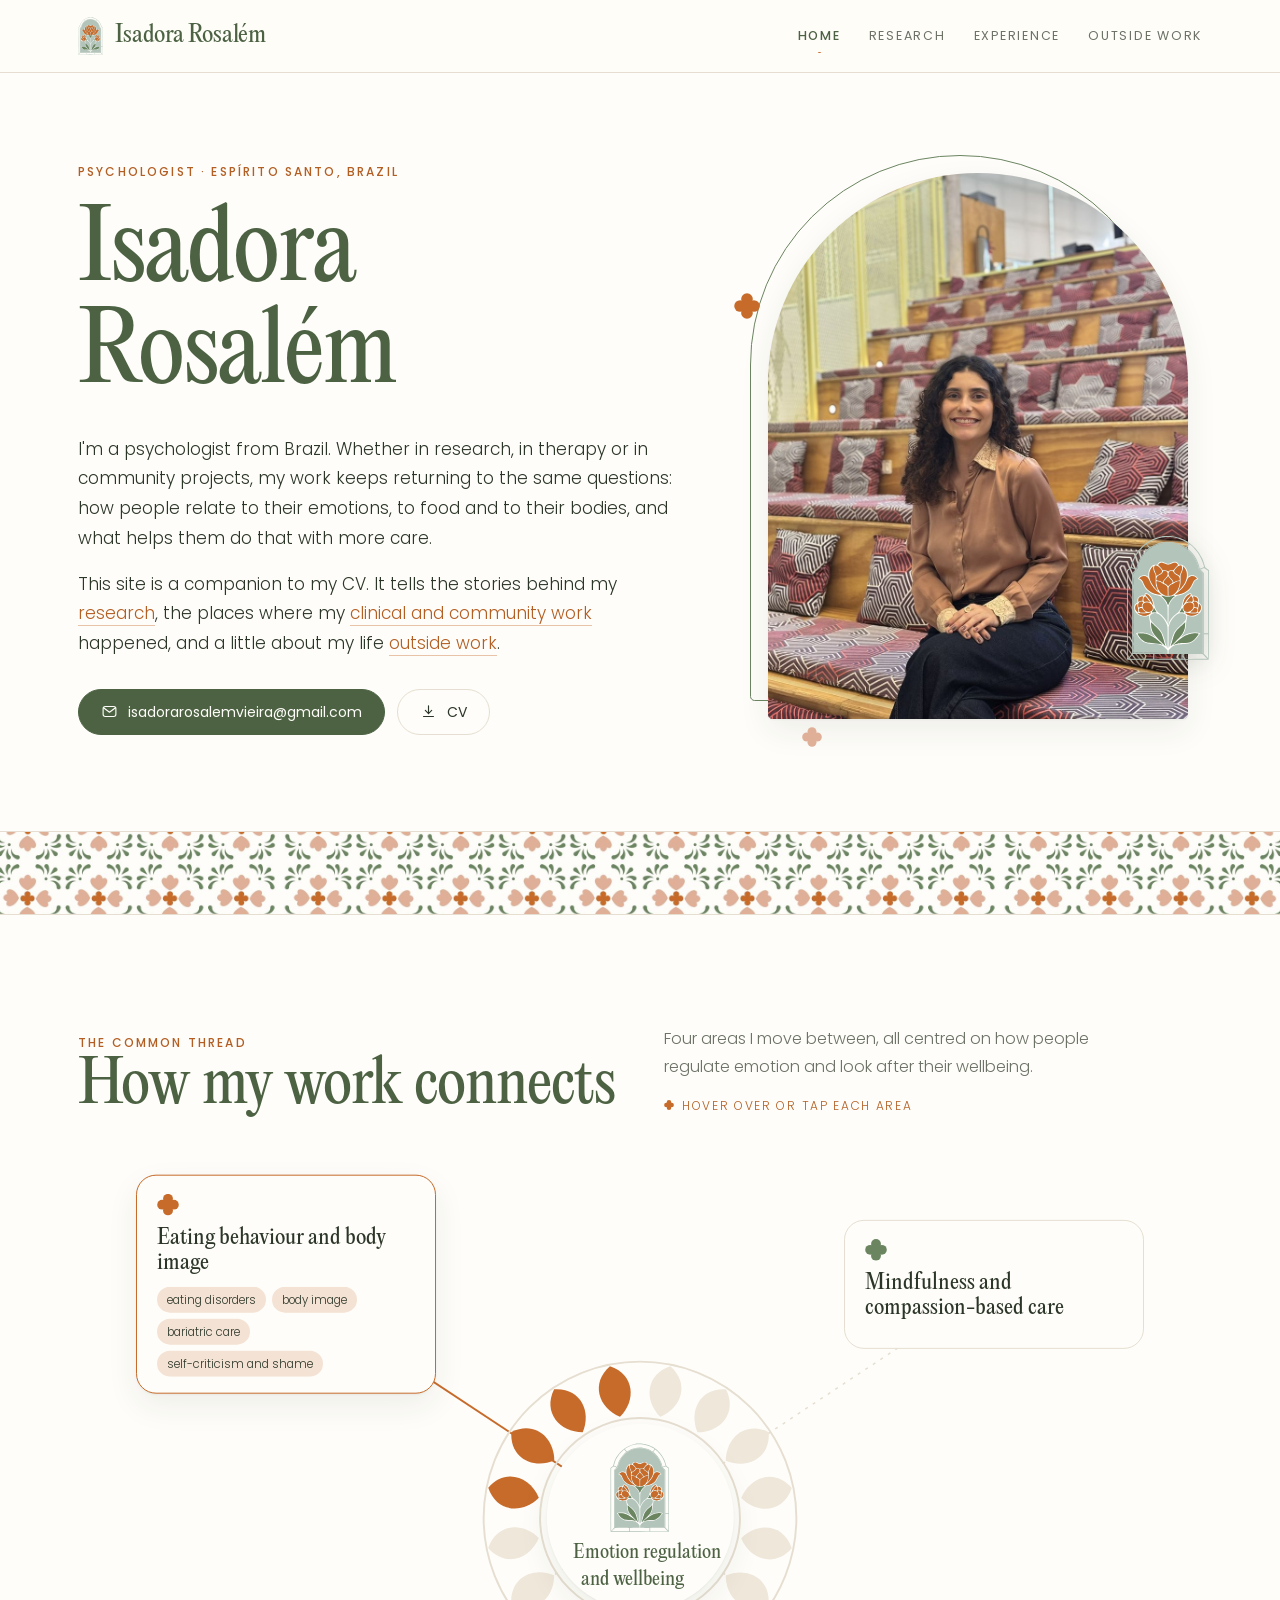
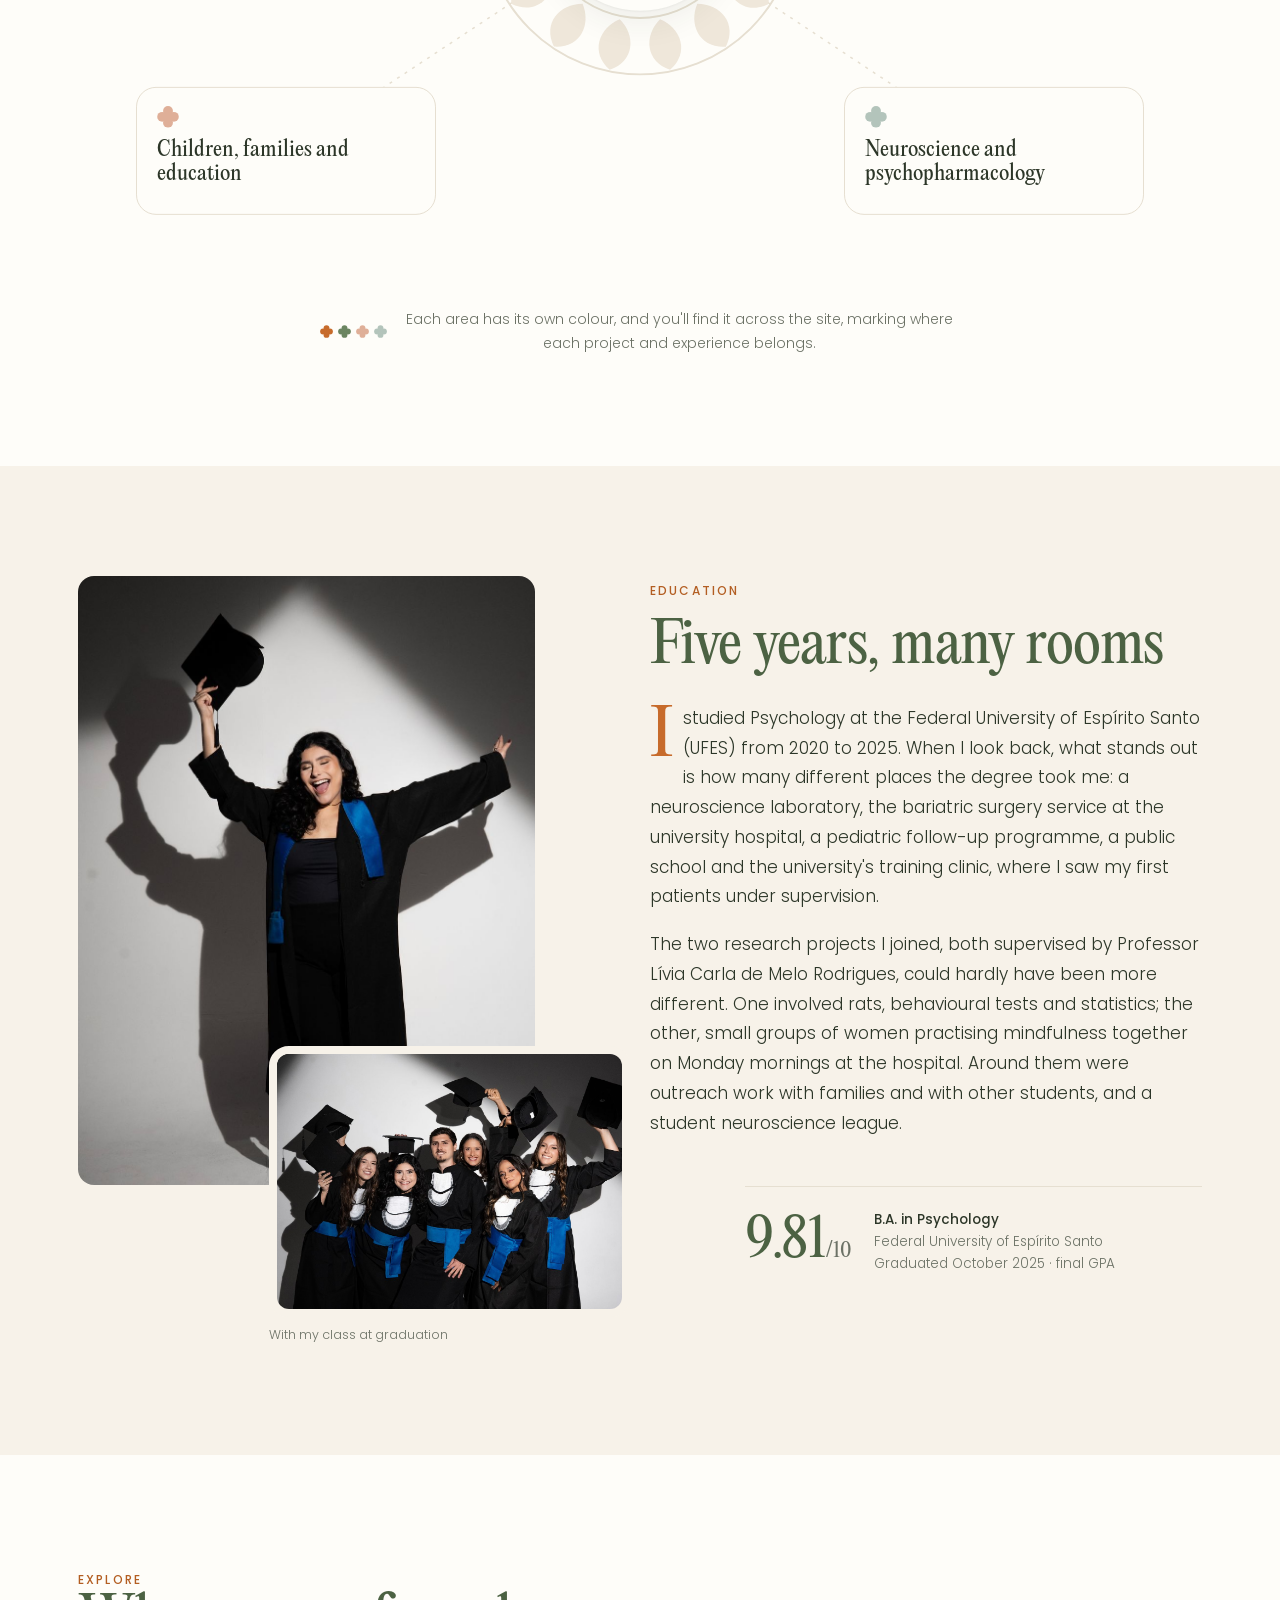
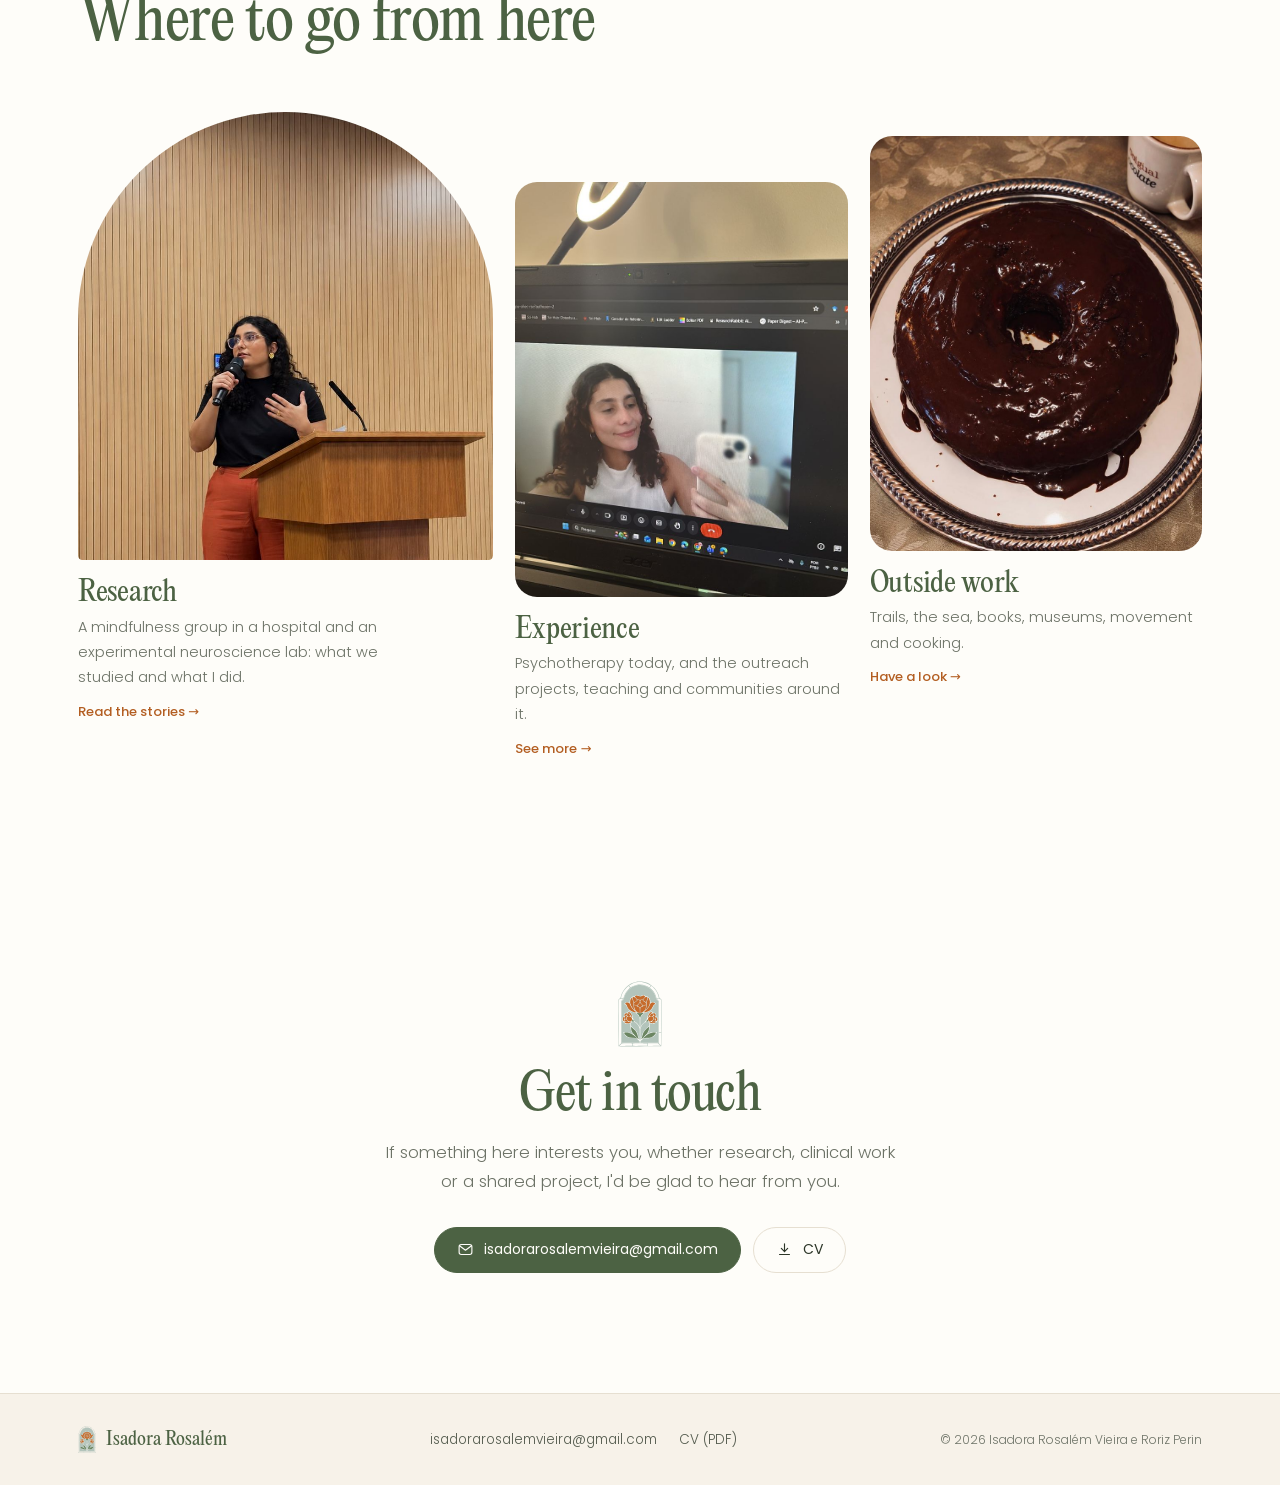
<file: index.html>
<!doctype html>
<html lang="en">
<head>
<meta charset="utf-8">
<meta name="viewport" content="width=device-width, initial-scale=1">
<title>Isadora Rosalém · Psychologist</title>
<meta name="description" content="Isadora Rosalém is a psychologist from Espírito Santo, Brazil, interested in emotion regulation, eating behaviour and body image, and mindfulness- and compassion-based care.">
<meta property="og:title" content="Isadora Rosalém · Psychologist">
<meta property="og:description" content="Isadora Rosalém is a psychologist from Espírito Santo, Brazil, interested in emotion regulation, eating behaviour and body image, and mindfulness- and compassion-based care.">
<meta property="og:image" content="images/portrait.jpg">
<meta name="theme-color" content="#4C6243">
<link rel="icon" href="assets/brand/symbol-color.svg" type="image/svg+xml">
<link rel="preload" href="assets/fonts/editorial-new.woff2" as="font" type="font/woff2" crossorigin>
<link rel="stylesheet" href="style.css">
</head>
<body>
<header class="nav"><div class="wrap">
  <a class="brand" href="index.html"><img src="assets/brand/symbol-color.svg" alt="" width="27" height="38"><span>Isadora Rosalém</span></a>
  <nav class="menu" aria-label="Main"><a href="index.html" aria-current="page">Home</a><a href="research.html">Research</a><a href="experience.html">Experience</a><a href="life.html">Outside work</a></nav>
</div></header>

<main>
<section class="hero">
  <div class="wrap hero-grid">
    <div>
      <span class="kicker">Psychologist · Espírito Santo, Brazil</span>
      <h1>Isadora Rosalém</h1>
      <div class="bio">
        <p>I'm a psychologist from Brazil. Whether in research, in therapy or in community projects, my work keeps returning to the same questions: how people relate to their emotions, to food and to their bodies, and what helps them do that with more care.</p>
        <p>This site is a companion to my CV. It tells the stories behind my <a href="research.html">research</a>, the places where my <a href="experience.html">clinical and community work</a> happened, and a little about my life <a href="life.html">outside work</a>.</p>
      </div>
      <div class="actions">
        <a class="btn solid" href="mailto:isadorarosalemvieira@gmail.com"><svg viewBox="0 0 24 24" fill="none" stroke="currentColor" stroke-width="1.6" stroke-linecap="round" stroke-linejoin="round"><rect x="3" y="5" width="18" height="14" rx="3"/><path d="m4 7 8 6 8-6"/></svg>isadorarosalemvieira@gmail.com</a>
        <a class="btn" href="assets/CV_Isadora_Rosalem_Perin.pdf" target="_blank" rel="noopener"><svg viewBox="0 0 24 24" fill="none" stroke="currentColor" stroke-width="1.6" stroke-linecap="round" stroke-linejoin="round"><path d="M12 4v11m0 0-4.5-4.5M12 15l4.5-4.5M5 19h14"/></svg>CV</a>
      </div>
    </div>
    <div class="arch-photo">
      <i class="float f1 flower" aria-hidden="true"></i><i class="float f2 flower" aria-hidden="true"></i>
      <div class="frame"><img src="images/portrait.jpg" alt="Portrait of Isadora Rosalém" width="900" height="1200"></div>
      <img class="pin" src="assets/brand/symbol-color.svg" alt="" aria-hidden="true">
    </div>
  </div>
</section>
<div class="strip" aria-hidden="true"></div>

<section class="band">
  <div class="wrap">
    <div class="sec-head reveal">
      <div><span class="kicker">The common thread</span><h2>How my work connects</h2></div>
      <div><p>Four areas I move between, all centred on how people regulate emotion and look after their wellbeing.</p><span class="cue"><i class="flower" aria-hidden="true" style="width:10px;height:10px"></i> Hover over or tap each area</span></div>
    </div>
    <div class="map reveal" id="map">
      <svg id="spokes" aria-hidden="true"></svg>
      <div class="core"><div class="inner"><div><img src="assets/brand/symbol-color.svg" alt=""><span>Emotion regulation and wellbeing</span></div></div></div>
    </div>
    <p class="map-note reveal"><span class="area-flowers"><i class="flower" style="--c:var(--terra)"></i><i class="flower" style="--c:var(--green)"></i><i class="flower" style="--c:var(--blush)"></i><i class="flower" style="--c:var(--sage)"></i></span>Each area has its own colour, and you'll find it across the site, marking where each project and experience belongs.</p>
  </div>
</section>

<section class="band paper" id="education">
  <div class="wrap edu2" data-group>
    <figure class="fig ph-a reveal"><img src="images/gallery/graduation-1.jpg" alt="Isadora on her graduation day" width="933" height="1400" loading="lazy" style="object-position:50% 18%"></figure>
    <figure class="fig ph-b reveal tilt"><img src="images/gallery/graduation-3.jpg" alt="With my class at graduation" width="1400" height="933" loading="lazy"><figcaption>With my class at graduation</figcaption></figure>
    <div class="txt reveal">
      <span class="kicker">Education</span>
      <h2>Five years, many rooms</h2>
      <p>I studied Psychology at the Federal University of Espírito Santo (UFES) from 2020 to 2025. When I look back, what stands out is how many different places the degree took me: a neuroscience laboratory, the bariatric surgery service at the university hospital, a pediatric follow-up programme, a public school and the university's training clinic, where I saw my first patients under supervision.</p>
      <p>The two research projects I joined, both supervised by Professor Lívia Carla de Melo Rodrigues, could hardly have been more different. One involved rats, behavioural tests and statistics; the other, small groups of women practising mindfulness together on Monday mornings at the hospital. Around them were outreach work with families and with other students, and a student neuroscience league.</p>
    </div>
    <div class="degree reveal">
      <div class="gpa">9.81<sub>/10</sub></div>
      <p><b>B.A. in Psychology</b><br>Federal University of Espírito Santo<br>Graduated October 2025 · final GPA</p>
    </div>
  </div>
</section>

<section class="band">
  <div class="wrap">
    <div class="sec-head reveal"><div><span class="kicker">Explore</span><h2>Where to go from here</h2></div><div></div></div>
    <div class="paths reveal">
      <a class="path" href="research.html"><div class="im"><img src="images/research/mbrp-presentation.jpg" alt="Isadora presenting her research" loading="lazy" style="object-position:50% 22%"></div><h3>Research</h3><p>A mindfulness group in a hospital and an experimental neuroscience lab: what we studied and what I did.</p><span class="go">Read the stories →</span></a>
      <a class="path" href="experience.html"><div class="im"><img src="images/experience/online-1.jpg" alt="An online session set up on a laptop" loading="lazy"></div><h3>Experience</h3><p>Psychotherapy today, and the outreach projects, teaching and communities around it.</p><span class="go">See more →</span></a>
      <a class="path" href="life.html"><div class="im"><img src="images/gallery/cook-04.jpg" alt="A homemade chocolate cake" loading="lazy"></div><h3>Outside work</h3><p>Trails, the sea, books, museums, movement and cooking.</p><span class="go">Have a look →</span></a>
    </div>
  </div>
</section>

<section class="closing paper">
  <div class="wrap reveal">
    <img src="assets/brand/symbol-color.svg" alt="">
    <h2>Get in touch</h2>
    <p>If something here interests you, whether research, clinical work or a shared project, I'd be glad to hear from you.</p>
    <div class="actions"><a class="btn solid" href="mailto:isadorarosalemvieira@gmail.com"><svg viewBox="0 0 24 24" fill="none" stroke="currentColor" stroke-width="1.6" stroke-linecap="round" stroke-linejoin="round"><rect x="3" y="5" width="18" height="14" rx="3"/><path d="m4 7 8 6 8-6"/></svg>isadorarosalemvieira@gmail.com</a><a class="btn" href="assets/CV_Isadora_Rosalem_Perin.pdf" target="_blank" rel="noopener"><svg viewBox="0 0 24 24" fill="none" stroke="currentColor" stroke-width="1.6" stroke-linecap="round" stroke-linejoin="round"><path d="M12 4v11m0 0-4.5-4.5M12 15l4.5-4.5M5 19h14"/></svg>CV</a></div>
  </div>
</section>
</main>
<footer class="simple"><div class="wrap">
  <span class="fb"><img src="assets/brand/symbol-color.svg" alt="">Isadora Rosalém</span>
  <nav aria-label="Footer"><a href="mailto:isadorarosalemvieira@gmail.com">isadorarosalemvieira@gmail.com</a><a href="assets/CV_Isadora_Rosalem_Perin.pdf" target="_blank" rel="noopener">CV (PDF)</a></nav>
  <small>© 2026 Isadora Rosalém Vieira e Roriz Perin</small>
</div></footer>
<script src="main.js"></script>
</body>
</html>
</file>
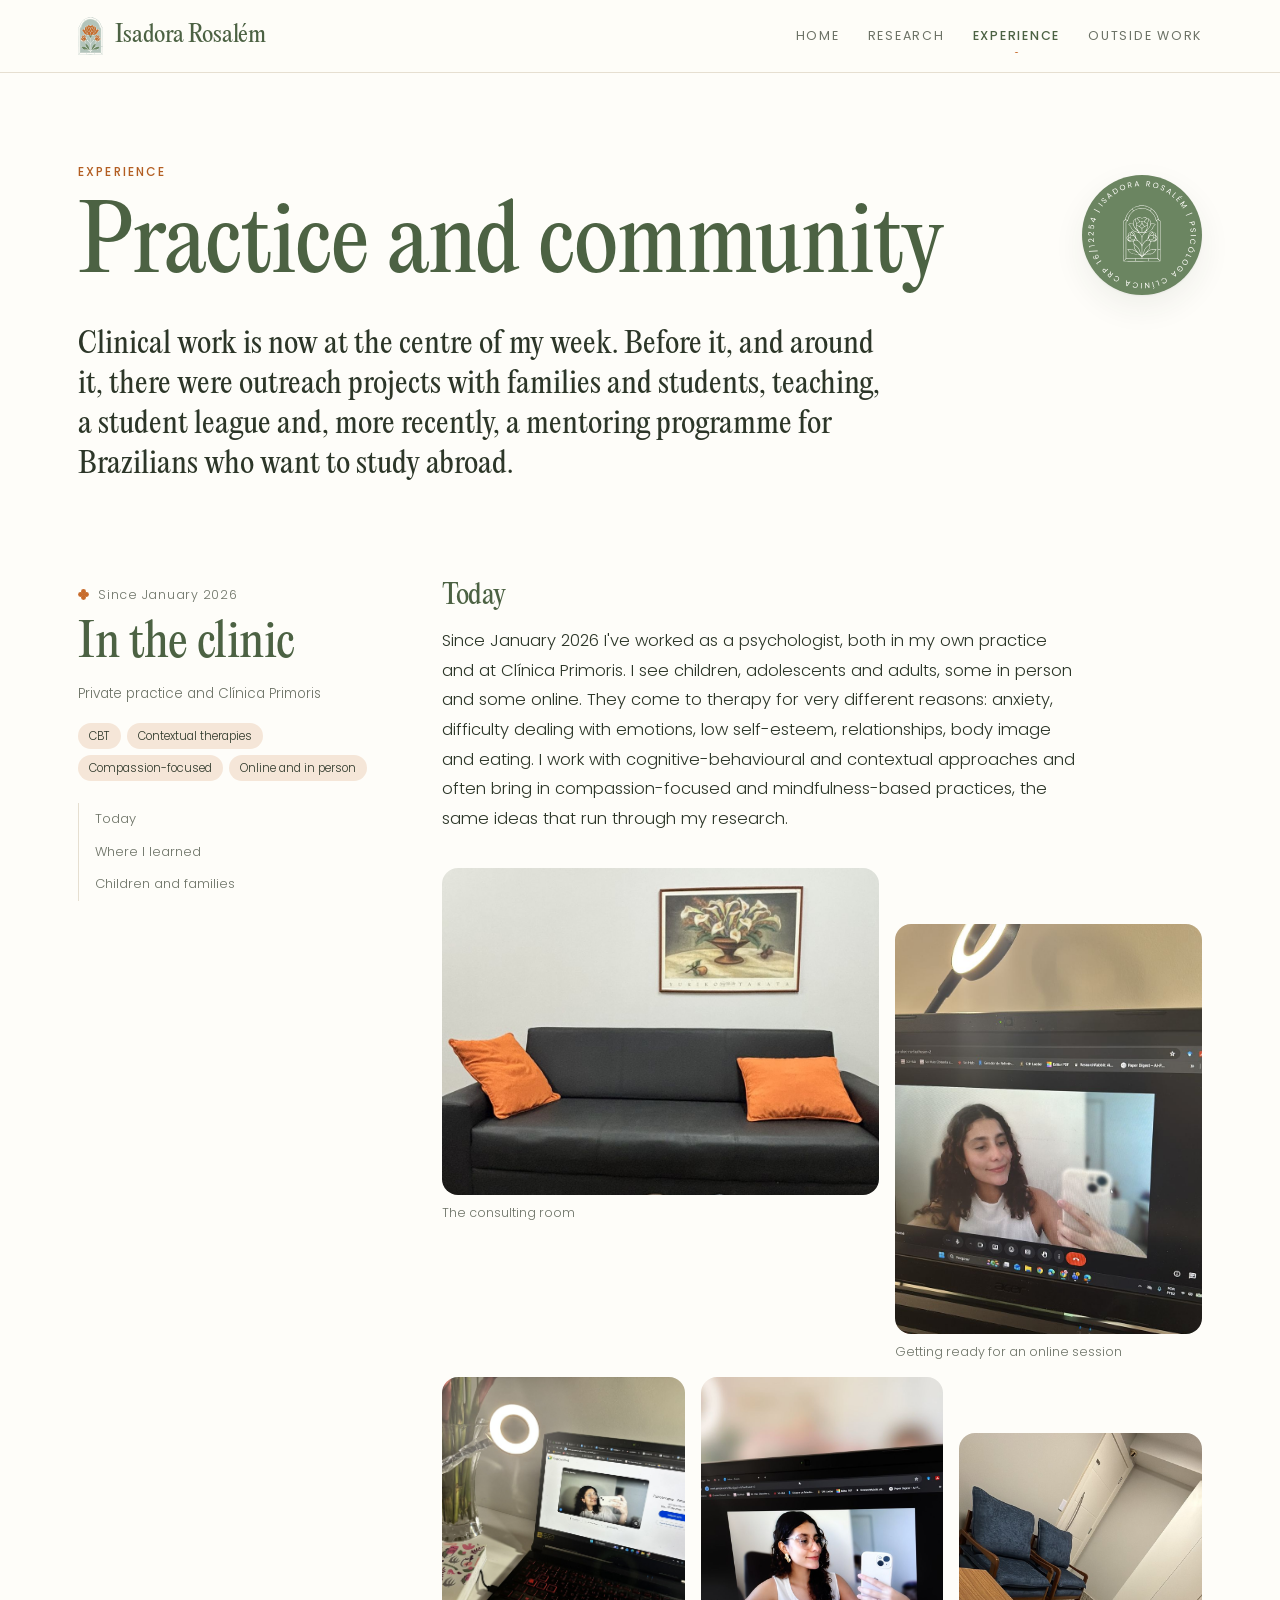
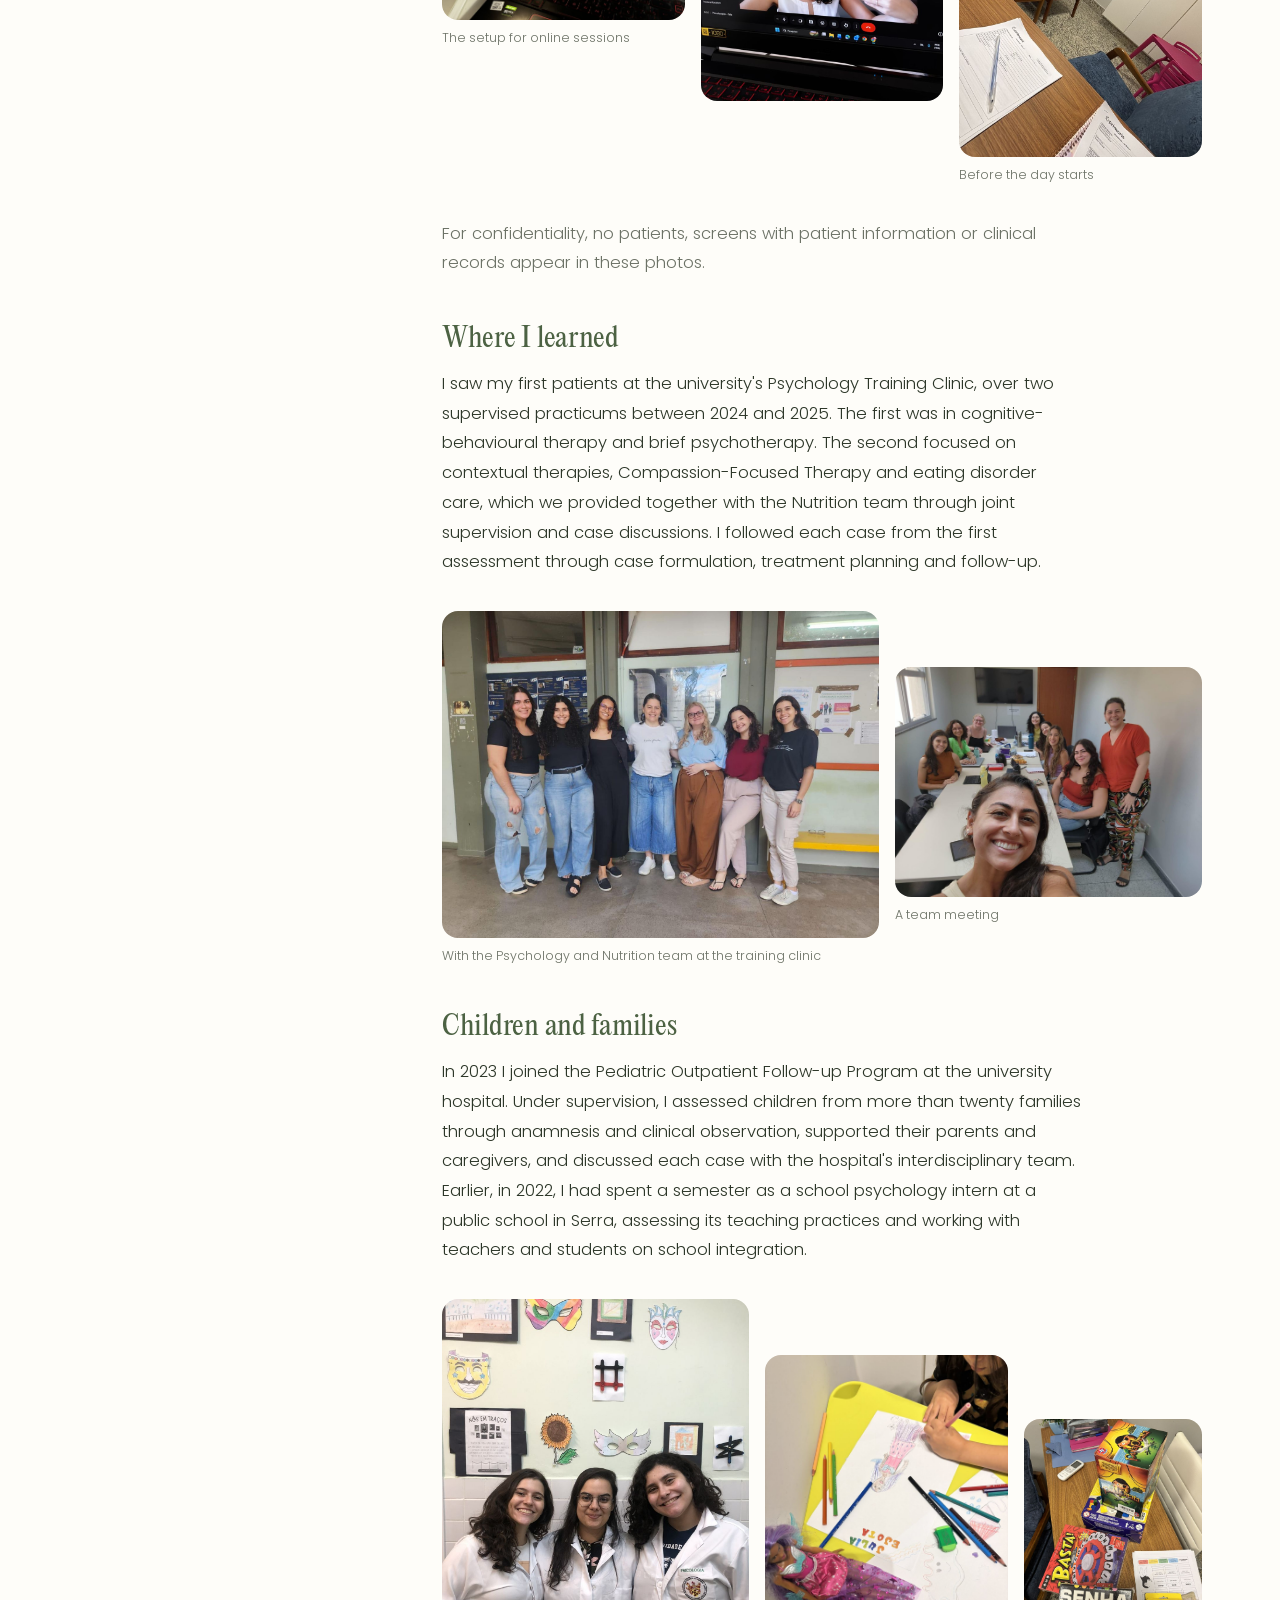
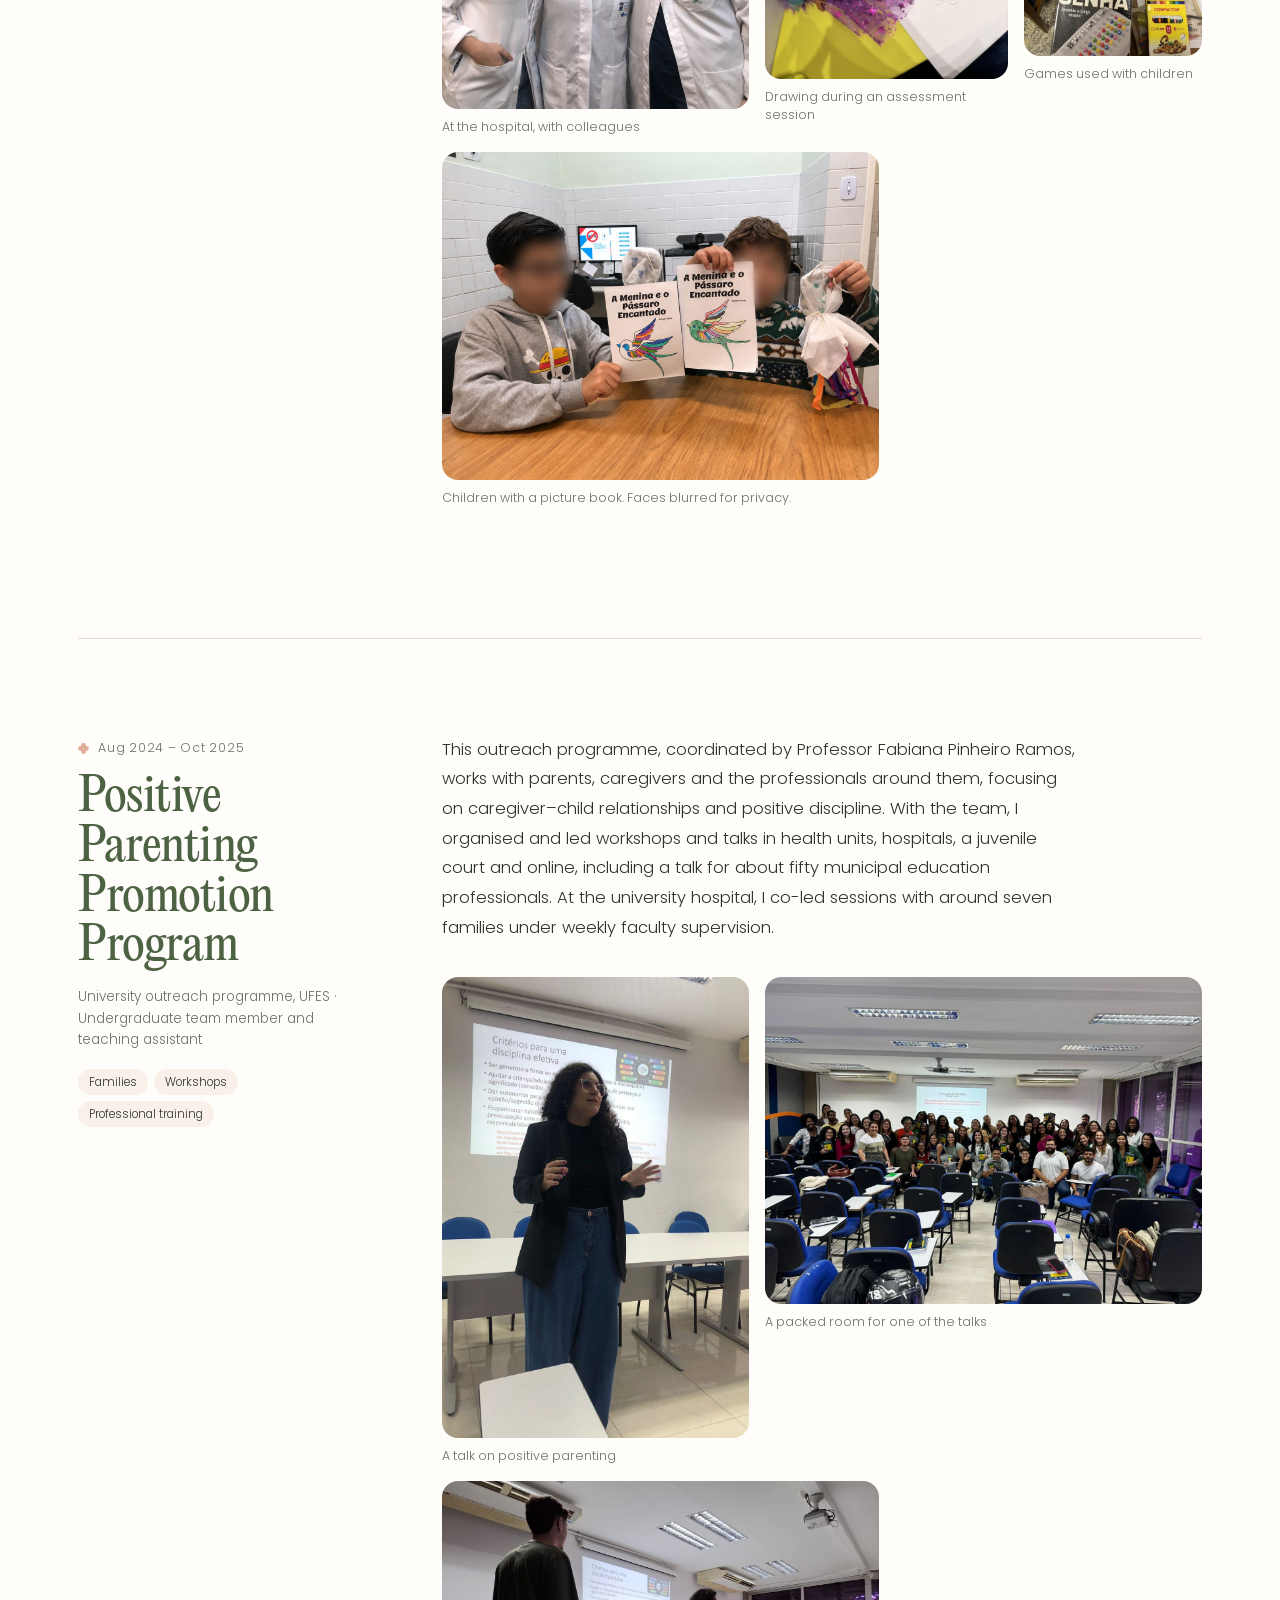
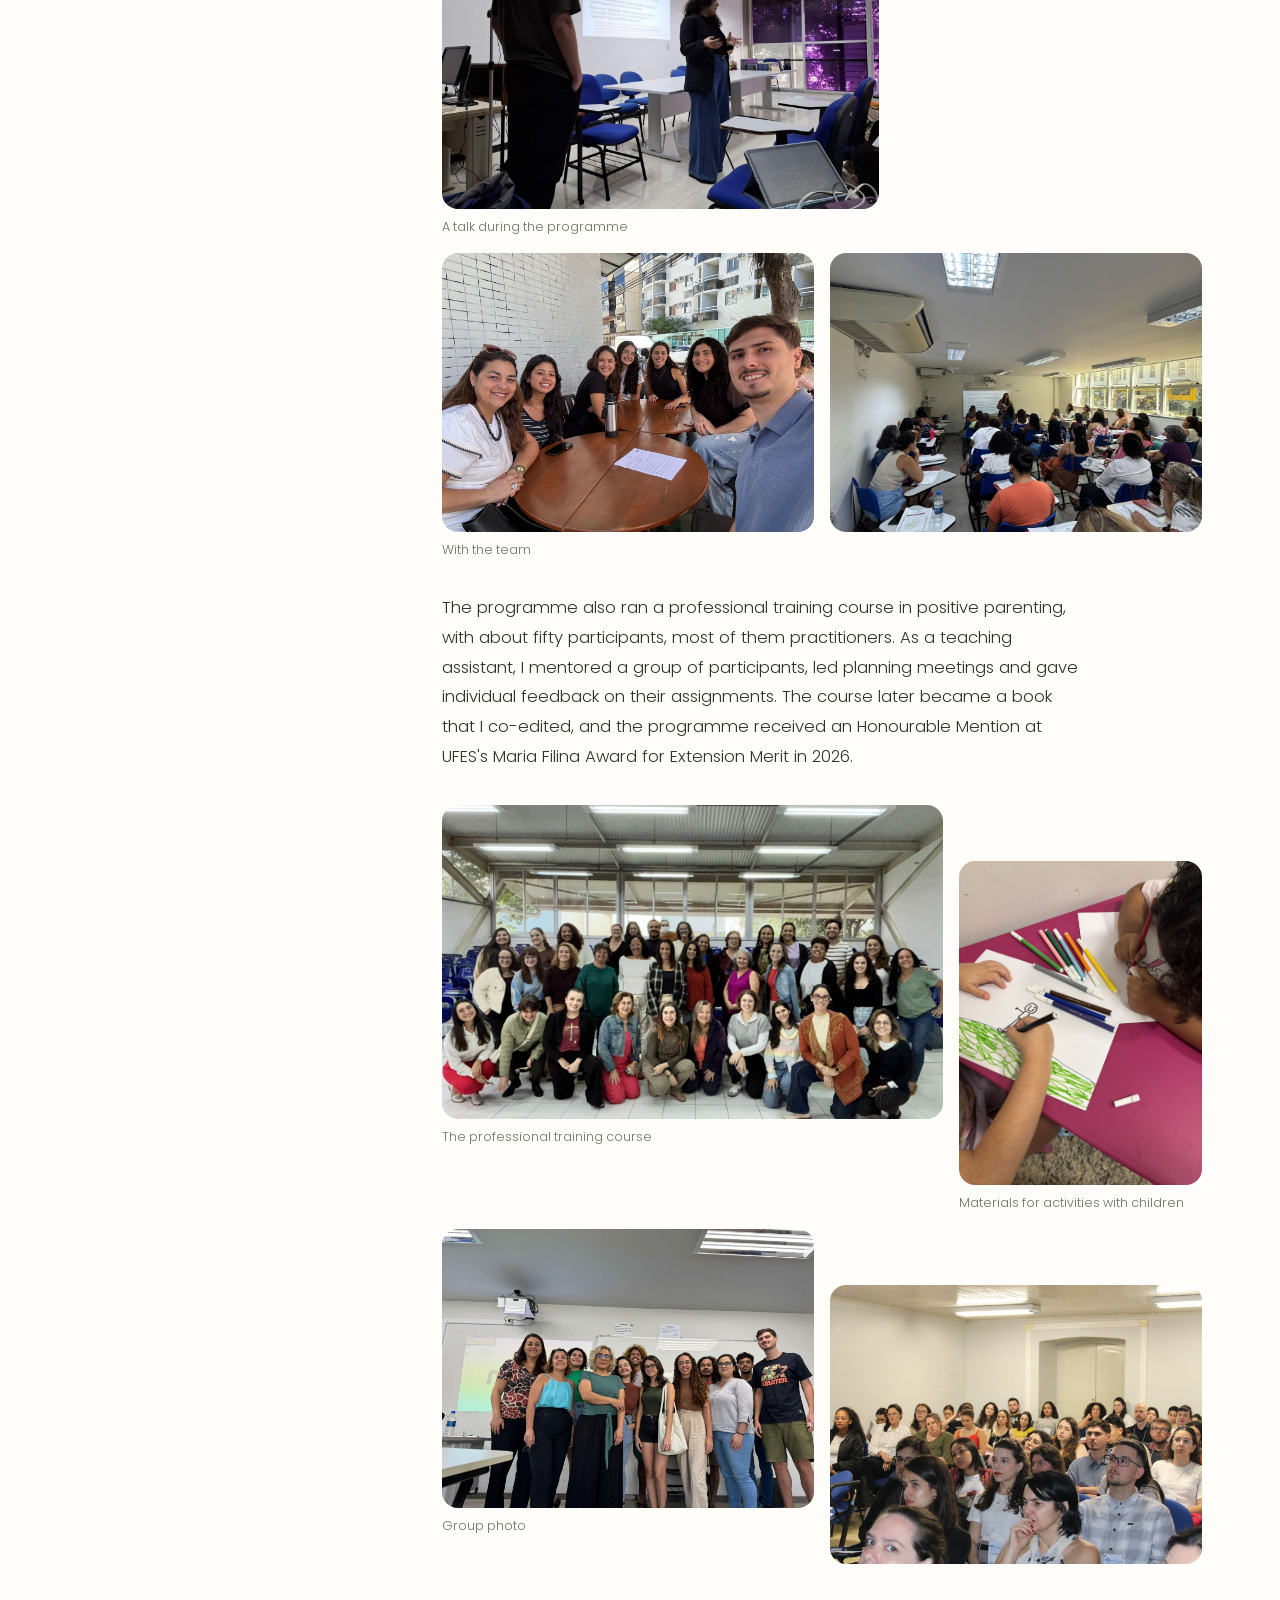
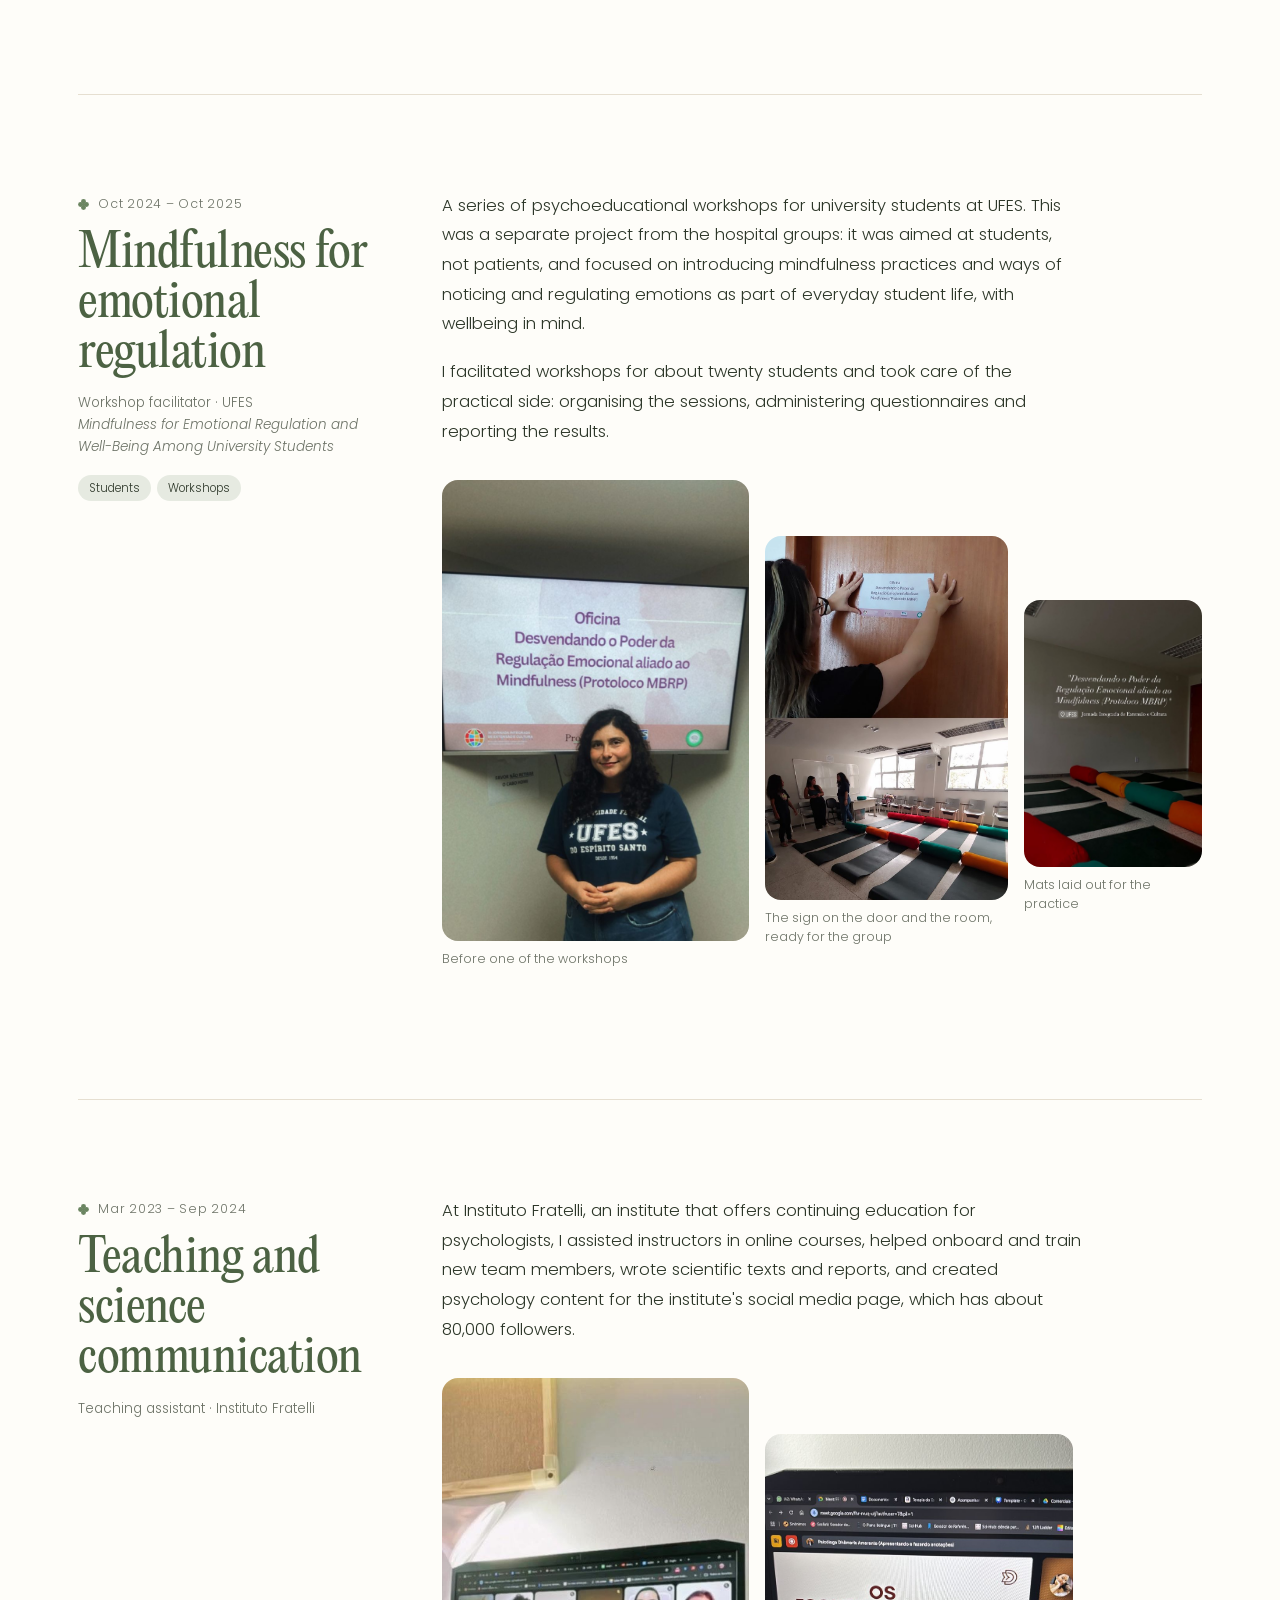
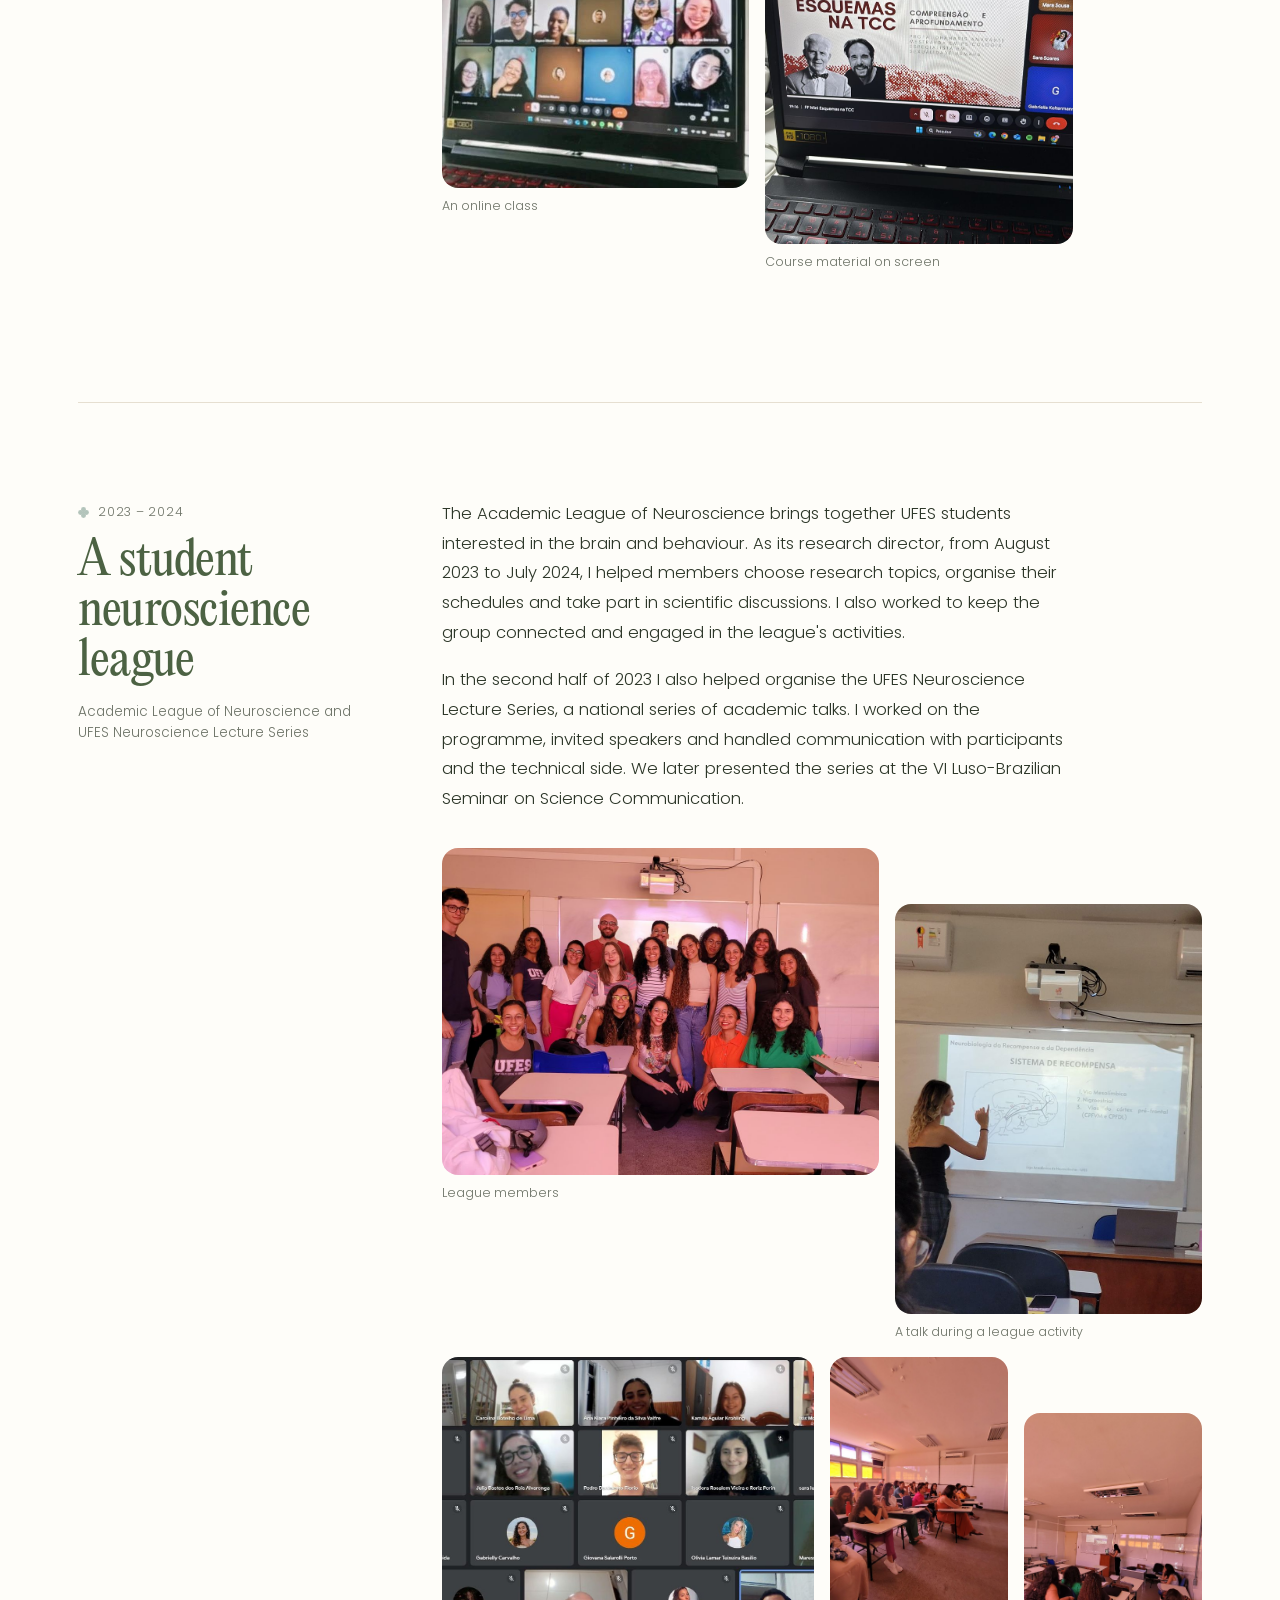
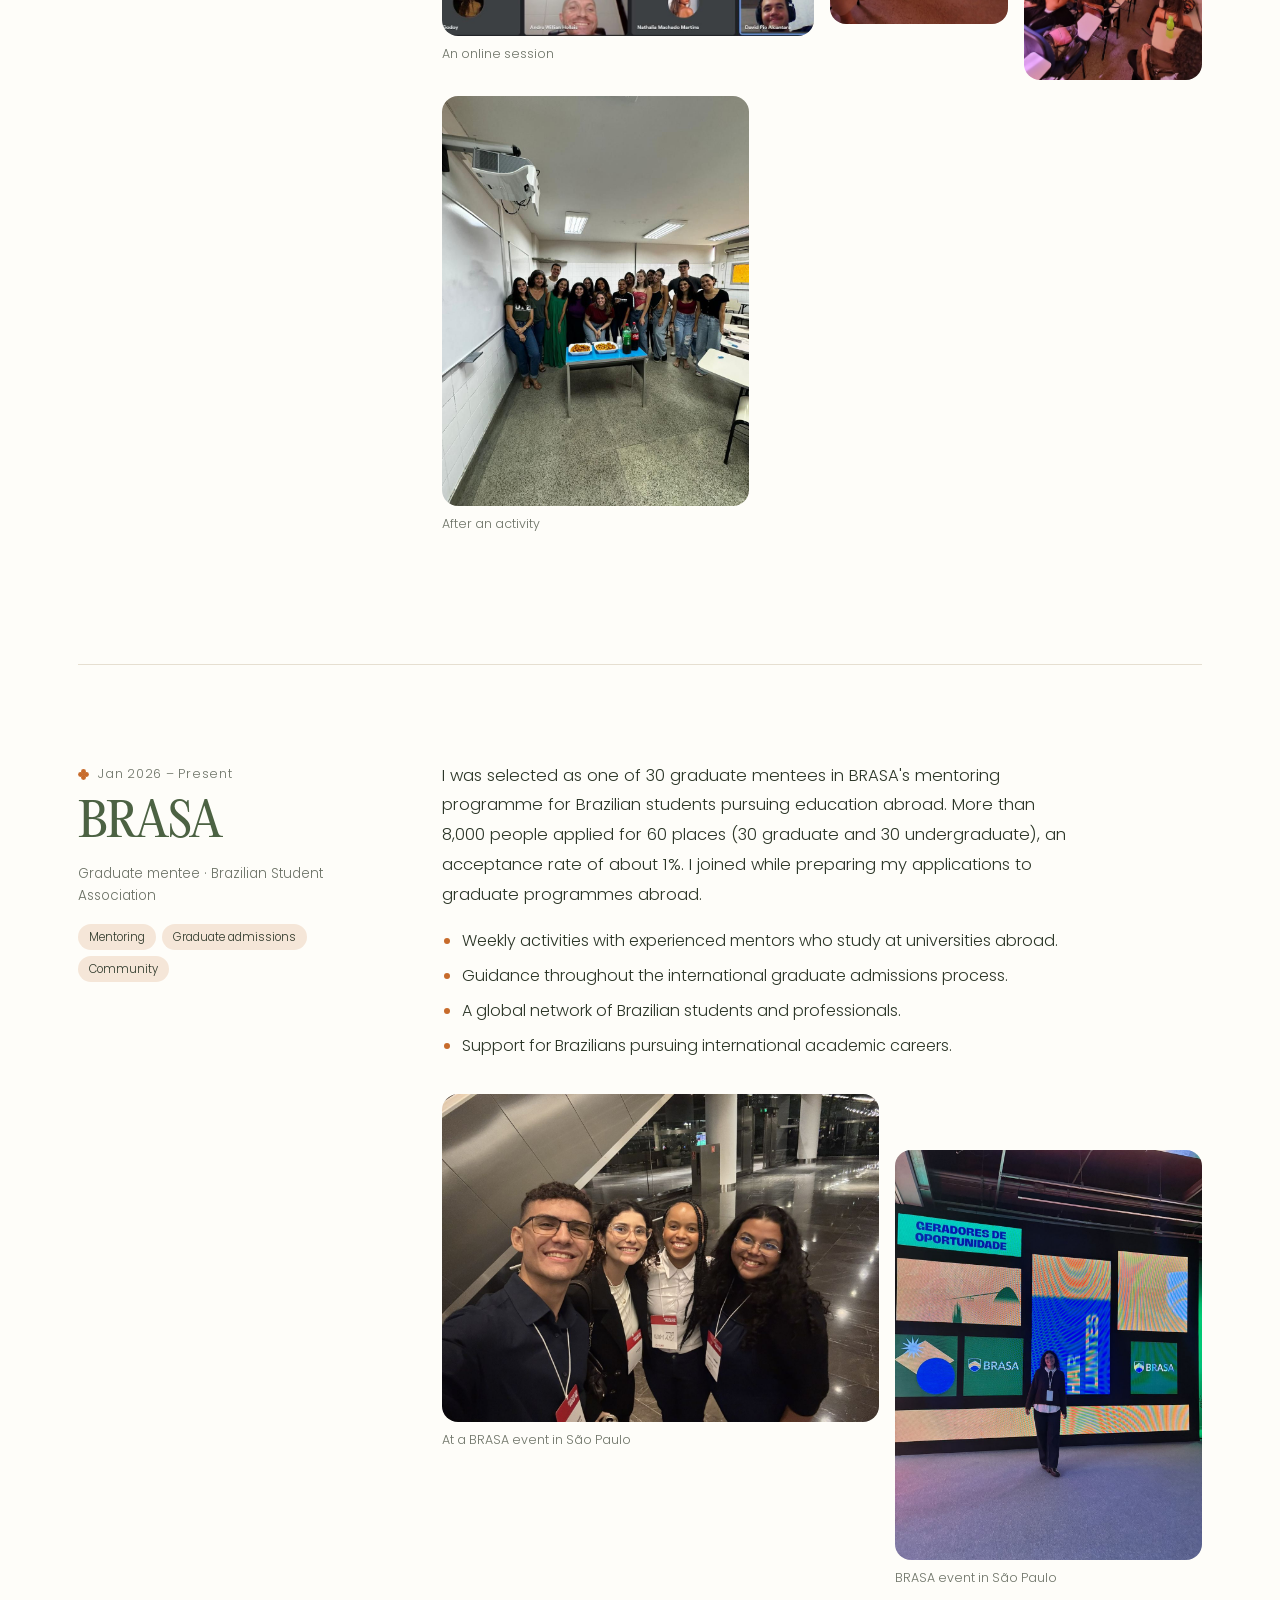
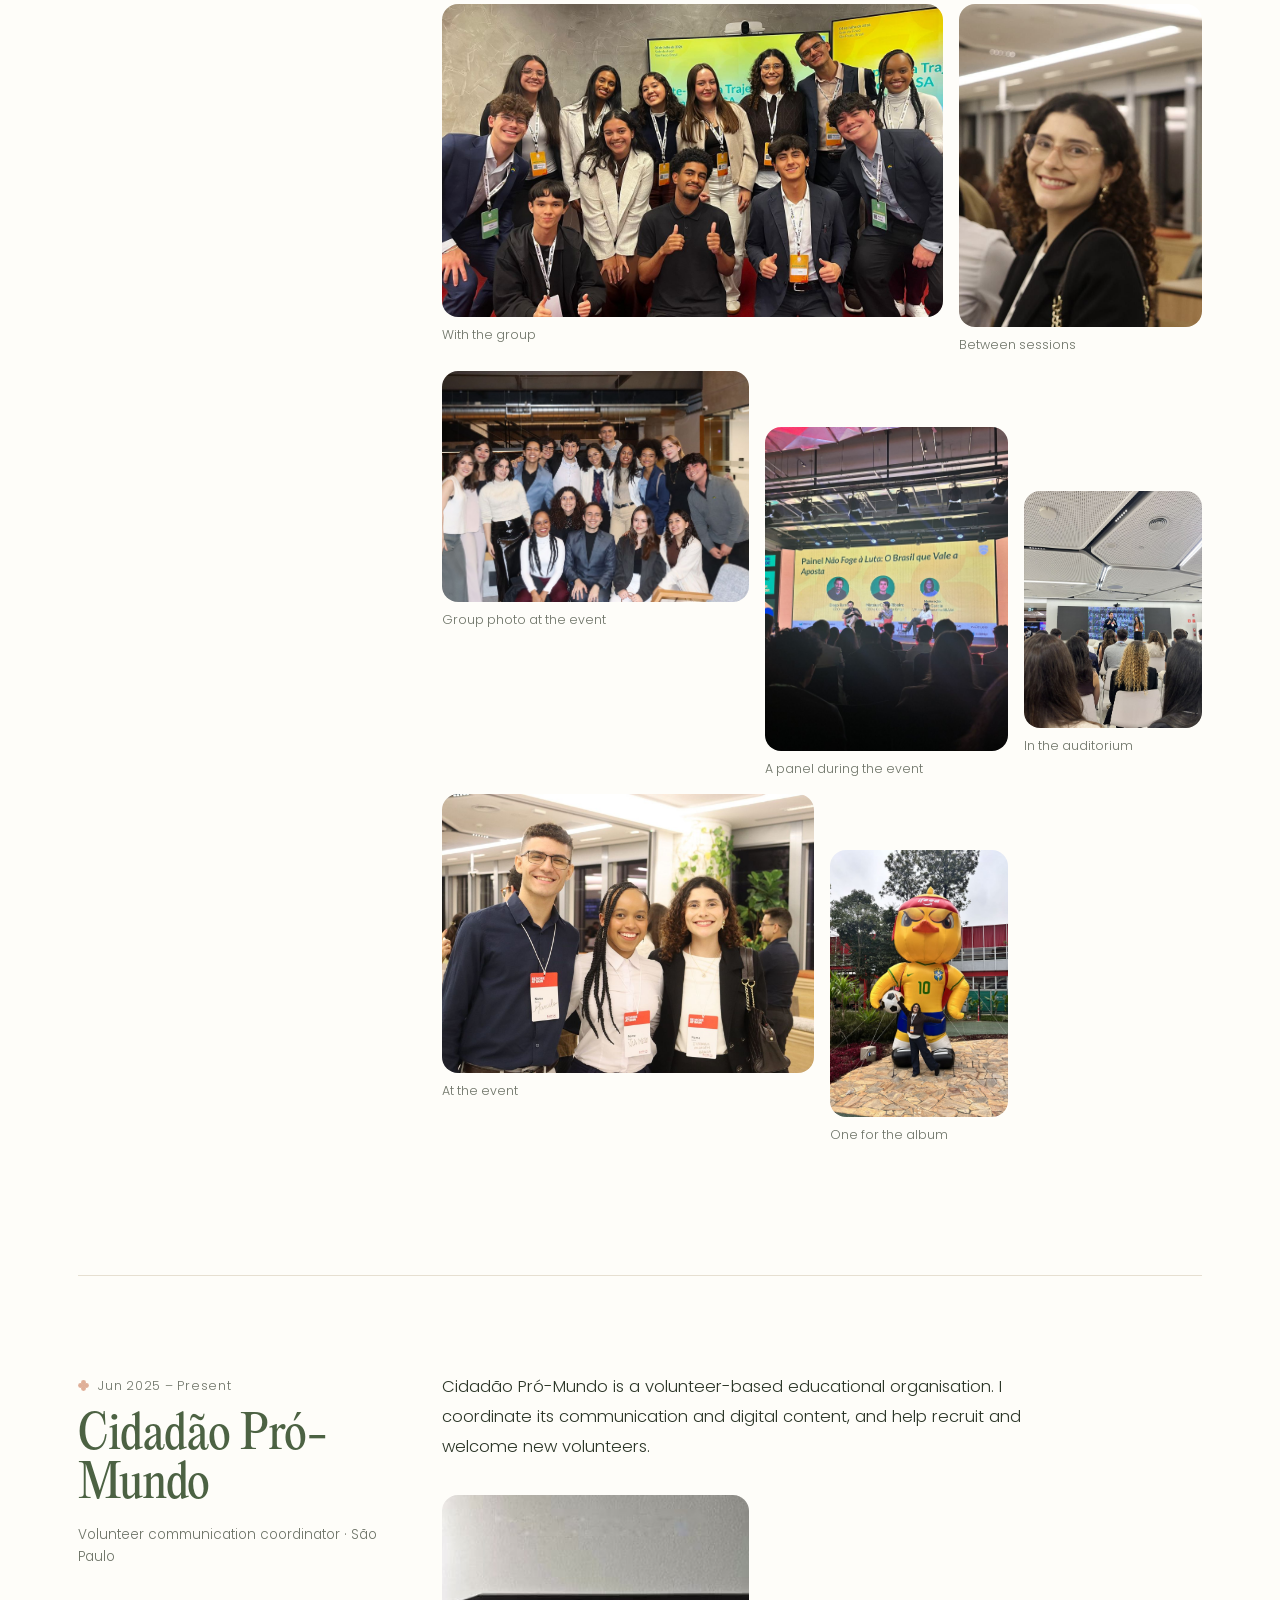
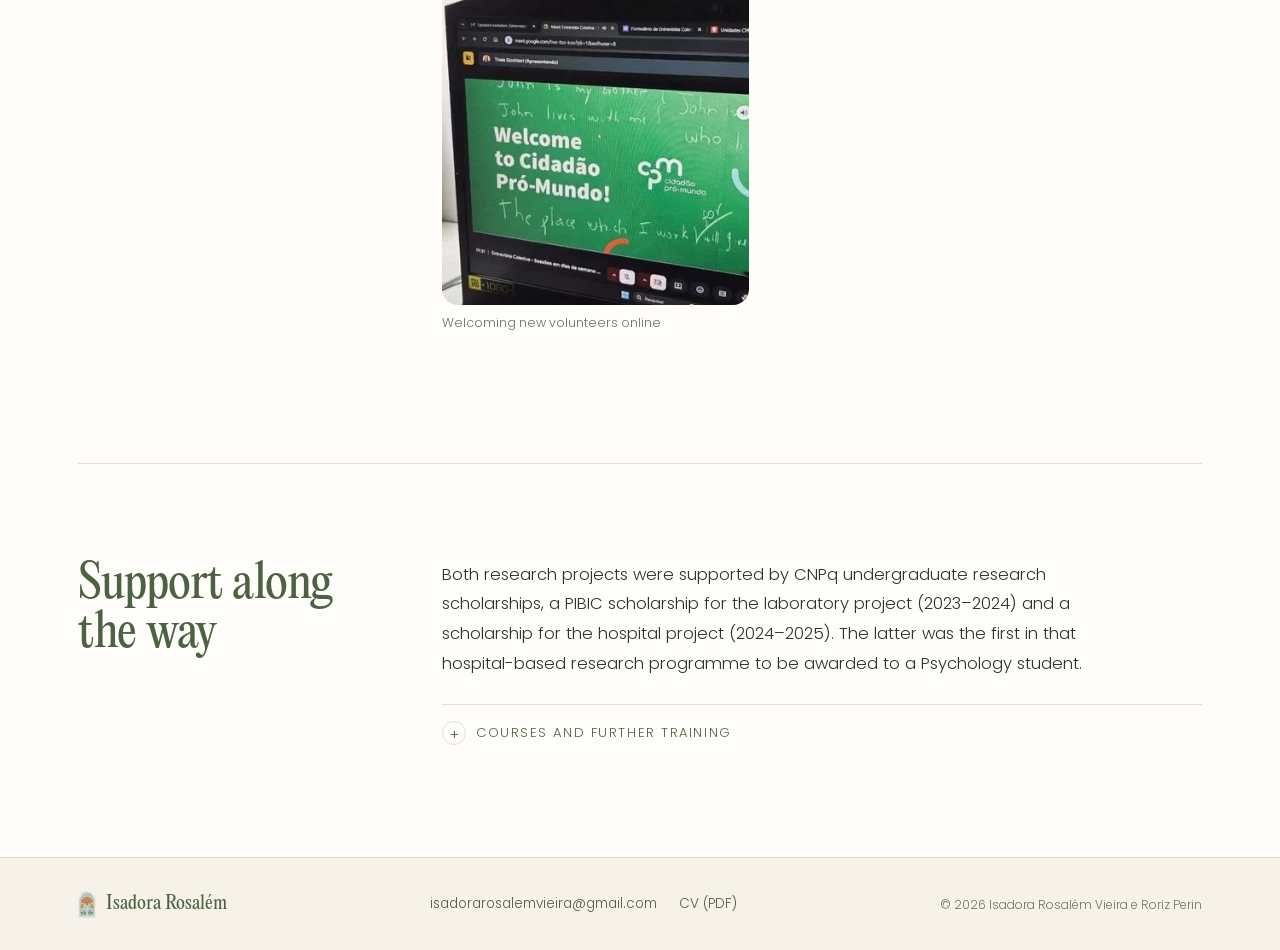
<file: experience.html>
<!doctype html>
<html lang="en">
<head>
<meta charset="utf-8">
<meta name="viewport" content="width=device-width, initial-scale=1">
<title>Experience · Isadora Rosalém</title>
<meta name="description" content="Clinical practice, outreach, teaching and the communities Isadora Rosalém has been part of.">
<meta property="og:title" content="Experience · Isadora Rosalém">
<meta property="og:description" content="Clinical practice, outreach, teaching and the communities Isadora Rosalém has been part of.">
<meta property="og:image" content="images/portrait.jpg">
<meta name="theme-color" content="#4C6243">
<link rel="icon" href="assets/brand/symbol-color.svg" type="image/svg+xml">
<link rel="preload" href="assets/fonts/editorial-new.woff2" as="font" type="font/woff2" crossorigin>
<link rel="stylesheet" href="style.css">
</head>
<body>
<header class="nav"><div class="wrap">
  <a class="brand" href="index.html"><img src="assets/brand/symbol-color.svg" alt="" width="27" height="38"><span>Isadora Rosalém</span></a>
  <nav class="menu" aria-label="Main"><a href="index.html">Home</a><a href="research.html">Research</a><a href="experience.html" aria-current="page">Experience</a><a href="life.html">Outside work</a></nav>
</div></header>

<main>
<div class="wrap page-head reveal">
  <div><span class="kicker">Experience</span><h1>Practice and community</h1></div>
  <div class="seal" aria-hidden="true"><img src="assets/brand/seal-white.svg" alt=""></div>
</div>
<div class="wrap reveal">
  <p class="lede">Clinical work is now at the centre of my week. Before it, and around it, there were outreach projects with families and students, teaching, a student league and, more recently, a mentoring programme for Brazilians who want to study abroad.</p>
</div>

<div class="wrap">

<!-- ============ CLINIC ============ -->
<section class="story" id="clinic" style="--c:var(--terra)" data-group>
  <aside class="story-side">
    <div class="when">Since January 2026</div>
    <h2>In the clinic</h2>
    <p class="where">Private practice and Clínica Primoris</p>
    <div class="tags"><span>CBT</span><span>Contextual therapies</span><span>Compassion-focused</span><span>Online and in person</span></div>
    <ul class="toc"><li><a href="#clinic-now">Today</a></li><li><a href="#clinic-training">Where I learned</a></li><li><a href="#clinic-pediatric">Children and families</a></li></ul>
  </aside>
  <div class="prose">
    <h3 id="clinic-now">Today</h3>
    <p>Since January 2026 I've worked as a psychologist, both in my own practice and at Clínica Primoris. I see children, adolescents and adults, some in person and some online. They come to therapy for very different reasons: anxiety, difficulty dealing with emotions, low self-esteem, relationships, body image and eating. I work with cognitive-behavioural and contextual approaches and often bring in compassion-focused and mindfulness-based practices, the same ideas that run through my research.</p>
    <div class="collage">
      <figure class="fig w7 h-s"><img src="images/experience/office.jpg" alt="The consulting room" width="1050" height="1400" loading="lazy"><figcaption>The consulting room</figcaption></figure>
      <figure class="fig w5 h-t down"><img src="images/experience/online-1.jpg" alt="Getting ready for an online session" width="787" height="1400" loading="lazy"><figcaption>Getting ready for an online session</figcaption></figure>
      <figure class="fig w4 h-m up"><img src="images/experience/online-setup.jpg" alt="The setup for online sessions" width="1400" height="1050" loading="lazy"><figcaption>The setup for online sessions</figcaption></figure>
      <figure class="fig w4 h-t"><img src="images/experience/online-2.jpg" alt="The laptop open for an online session" width="787" height="1400" loading="lazy"></figure>
      <figure class="fig w4 h-t down"><img src="images/experience/clinic-room-1.jpg" alt="Before the day starts" width="787" height="1400" loading="lazy"><figcaption>Before the day starts</figcaption></figure>
    </div>
    <p class="note">For confidentiality, no patients, screens with patient information or clinical records appear in these photos.</p>
    <h3 id="clinic-training">Where I learned</h3>
    <p>I saw my first patients at the university's Psychology Training Clinic, over two supervised practicums between 2024 and 2025. The first was in cognitive-behavioural therapy and brief psychotherapy. The second focused on contextual therapies, Compassion-Focused Therapy and eating disorder care, which we provided together with the Nutrition team through joint supervision and case discussions. I followed each case from the first assessment through case formulation, treatment planning and follow-up.</p>
    <div class="collage">
      <figure class="fig w7 h-s"><img src="images/experience/nutrition-team-2.jpg" alt="With the Psychology and Nutrition team at the training clinic" width="1400" height="1050" loading="lazy"><figcaption>With the Psychology and Nutrition team at the training clinic</figcaption></figure>
      <figure class="fig w5 h-s down"><img src="images/experience/nutrition-team-1.jpg" alt="A team meeting" width="1400" height="1050" loading="lazy"><figcaption>A team meeting</figcaption></figure>
    </div>
    <h3 id="clinic-pediatric">Children and families</h3>
    <p>In 2023 I joined the Pediatric Outpatient Follow-up Program at the university hospital. Under supervision, I assessed children from more than twenty families through anamnesis and clinical observation, supported their parents and caregivers, and discussed each case with the hospital's interdisciplinary team. Earlier, in 2022, I had spent a semester as a school psychology intern at a public school in Serra, assessing its teaching practices and working with teachers and students on school integration.</p>
    <div class="collage">
      <figure class="fig w5 h-t"><img src="images/experience/pediatric-team.jpg" alt="At the hospital, with colleagues" width="1050" height="1400" loading="lazy"><figcaption>At the hospital, with colleagues</figcaption></figure>
      <figure class="fig w4 h-t down"><img src="images/experience/child-drawing.jpg" alt="Drawing during an assessment session" width="1050" height="1400" loading="lazy"><figcaption>Drawing during an assessment session</figcaption></figure>
      <figure class="fig w3 h-t down2"><img src="images/experience/play-materials.jpg" alt="Games used with children" width="1050" height="1400" loading="lazy"><figcaption>Games used with children</figcaption></figure>
      <figure class="fig w7 h-s up"><img src="images/experience/children-reading.jpg" alt="Children with a picture book. Faces blurred for privacy." width="1400" height="1050" loading="lazy"><figcaption>Children with a picture book. Faces blurred for privacy.</figcaption></figure>
    </div>
  </div>
</section>

<!-- ============ PARENTING ============ -->
<section class="story" id="parenting" style="--c:var(--blush)" data-group>
  <aside class="story-side">
    <div class="when">Aug 2024 – Oct 2025</div>
    <h2>Positive Parenting Promotion Program</h2>
    <p class="where">University outreach programme, UFES · Undergraduate team member and teaching assistant</p>
    <div class="tags"><span>Families</span><span>Workshops</span><span>Professional training</span></div>
  </aside>
  <div class="prose">
    <p>This outreach programme, coordinated by Professor Fabiana Pinheiro Ramos, works with parents, caregivers and the professionals around them, focusing on caregiver–child relationships and positive discipline. With the team, I organised and led workshops and talks in health units, hospitals, a juvenile court and online, including a talk for about fifty municipal education professionals. At the university hospital, I co-led sessions with around seven families under weekly faculty supervision.</p>
    <div class="collage">
      <figure class="fig w5 h-x"><img src="images/experience/parenting-talk-2.jpg" alt="A talk on positive parenting" width="1050" height="1400" loading="lazy" style="object-position:50% 30%"><figcaption>A talk on positive parenting</figcaption></figure>
      <figure class="fig w7 h-s"><img src="images/experience/parenting-lecture-2.jpg" alt="A packed room for one of the talks" width="1400" height="1050" loading="lazy"><figcaption>A packed room for one of the talks</figcaption></figure>
      <figure class="fig w7 h-s up"><img src="images/experience/parenting-talk-1.jpg" alt="A talk during the programme" width="1400" height="1050" loading="lazy"><figcaption>A talk during the programme</figcaption></figure>
      <figure class="fig w6 h-s"><img src="images/experience/parenting-team.jpg" alt="With the team" width="1400" height="1050" loading="lazy"><figcaption>With the team</figcaption></figure>
      <figure class="fig w6 h-s"><img src="images/experience/parenting-lecture-1.jpg" alt="Audience at a talk" width="1050" height="1400" loading="lazy"></figure>
    </div>
    <p>The programme also ran a professional training course in positive parenting, with about fifty participants, most of them practitioners. As a teaching assistant, I mentored a group of participants, led planning meetings and gave individual feedback on their assignments. The course later became a book that I co-edited, and the programme received an Honourable Mention at UFES's Maria Filina Award for Extension Merit in 2026.</p>
    <div class="collage">
      <figure class="fig w8 h-w"><img src="images/experience/parenting-course.jpg" alt="The professional training course" width="1400" height="1050" loading="lazy"><figcaption>The professional training course</figcaption></figure>
      <figure class="fig w4 h-t down"><img src="images/experience/child-colours.jpg" alt="Materials for activities with children" width="1050" height="1400" loading="lazy"><figcaption>Materials for activities with children</figcaption></figure>
      <figure class="fig w6 h-s"><img src="images/experience/parenting-group.jpg" alt="Group photo" width="1400" height="1050" loading="lazy"><figcaption>Group photo</figcaption></figure>
      <figure class="fig w6 h-s down"><img src="images/experience/lecture-audience.jpg" alt="Audience at a lecture" width="1400" height="933" loading="lazy"></figure>
    </div>
  </div>
</section>

<!-- ============ MINDFULNESS WORKSHOP ============ -->
<section class="story" id="mindfulness-workshop" style="--c:var(--green)" data-group>
  <aside class="story-side">
    <div class="when">Oct 2024 – Oct 2025</div>
    <h2>Mindfulness for emotional regulation</h2>
    <p class="where">Workshop facilitator · UFES<br><i>Mindfulness for Emotional Regulation and Well-Being Among University Students</i></p>
    <div class="tags"><span>Students</span><span>Workshops</span></div>
  </aside>
  <div class="prose">
    <p>A series of psychoeducational workshops for university students at UFES. This was a separate project from the hospital groups: it was aimed at students, not patients, and focused on introducing mindfulness practices and ways of noticing and regulating emotions as part of everyday student life, with wellbeing in mind.</p>
    <p>I facilitated workshops for about twenty students and took care of the practical side: organising the sessions, administering questionnaires and reporting the results.</p>
    <div class="collage">
      <figure class="fig w5 h-x"><img src="images/experience/mindfulness-workshop.jpg" alt="Before one of the workshops" width="787" height="1400" loading="lazy" style="object-position:50% 40%"><figcaption>Before one of the workshops</figcaption></figure>
      <figure class="fig w4 h-x down"><img src="images/experience/mindfulness-workshop-door.jpg" alt="The sign on the door and the room, ready for the group" width="787" height="1400" loading="lazy"><figcaption>The sign on the door and the room, ready for the group</figcaption></figure>
      <figure class="fig w3 h-x down2"><img src="images/experience/mindfulness-room.jpg" alt="Mats laid out for the practice" width="787" height="1400" loading="lazy"><figcaption>Mats laid out for the practice</figcaption></figure>
    </div>
  </div>
</section>

<!-- ============ TEACHING ============ -->
<section class="story" id="teaching" style="--c:var(--green)" data-group>
  <aside class="story-side">
    <div class="when">Mar 2023 – Sep 2024</div>
    <h2>Teaching and science communication</h2>
    <p class="where">Teaching assistant · Instituto Fratelli</p>
  </aside>
  <div class="prose">
    <p>At Instituto Fratelli, an institute that offers continuing education for psychologists, I assisted instructors in online courses, helped onboard and train new team members, wrote scientific texts and reports, and created psychology content for the institute's social media page, which has about 80,000 followers.</p>
    <div class="collage">
      <figure class="fig w5 h-t"><img src="images/experience/fratelli-class.jpg" alt="An online class" width="512" height="710" loading="lazy"><figcaption>An online class</figcaption></figure>
      <figure class="fig w5 h-t down"><img src="images/experience/online-course.jpg" alt="Course material on screen" width="787" height="1400" loading="lazy"><figcaption>Course material on screen</figcaption></figure>
    </div>
  </div>
</section>

<!-- ============ LEAGUE ============ -->
<section class="story" id="league" style="--c:var(--sage)" data-group>
  <aside class="story-side">
    <div class="when">2023 – 2024</div>
    <h2>A student neuroscience league</h2>
    <p class="where">Academic League of Neuroscience and UFES Neuroscience Lecture Series</p>
  </aside>
  <div class="prose">
    <p>The Academic League of Neuroscience brings together UFES students interested in the brain and behaviour. As its research director, from August 2023 to July 2024, I helped members choose research topics, organise their schedules and take part in scientific discussions. I also worked to keep the group connected and engaged in the league's activities.</p>
    <p>In the second half of 2023 I also helped organise the UFES Neuroscience Lecture Series, a national series of academic talks. I worked on the programme, invited speakers and handled communication with participants and the technical side. We later presented the series at the VI Luso-Brazilian Seminar on Science Communication.</p>
    <div class="collage">
      <figure class="fig w7 h-s"><img src="images/experience/league-group-1.jpg" alt="League members" width="1400" height="788" loading="lazy"><figcaption>League members</figcaption></figure>
      <figure class="fig w5 h-t down"><img src="images/experience/league-3.jpg" alt="A talk during a league activity" width="787" height="1400" loading="lazy"><figcaption>A talk during a league activity</figcaption></figure>
      <figure class="fig w6 h-s up"><img src="images/experience/league-online.jpg" alt="An online session" width="1400" height="721" loading="lazy"><figcaption>An online session</figcaption></figure>
      <figure class="fig w3 h-x"><img src="images/experience/league-1.jpg" alt="Students attending a league activity" width="790" height="1400" loading="lazy"></figure>
      <figure class="fig w3 h-x down"><img src="images/experience/league-2.jpg" alt="Students attending a league activity" width="790" height="1400" loading="lazy"></figure>
      <figure class="fig w5 h-t"><img src="images/experience/league-group-2.jpg" alt="After an activity" width="960" height="1280" loading="lazy"><figcaption>After an activity</figcaption></figure>
    </div>
  </div>
</section>

<!-- ============ BRASA ============ -->
<section class="story" id="brasa" style="--c:var(--terra)" data-group>
  <aside class="story-side">
    <div class="when">Jan 2026 – Present</div>
    <h2>BRASA</h2>
    <p class="where">Graduate mentee · Brazilian Student Association</p>
    <div class="tags"><span>Mentoring</span><span>Graduate admissions</span><span>Community</span></div>
  </aside>
  <div class="prose">
    <p>I was selected as one of 30 graduate mentees in BRASA's mentoring programme for Brazilian students pursuing education abroad. More than 8,000 people applied for 60 places (30 graduate and 30 undergraduate), an acceptance rate of about 1%. I joined while preparing my applications to graduate programmes abroad.</p>
    <ul>
      <li>Weekly activities with experienced mentors who study at universities abroad.</li>
      <li>Guidance throughout the international graduate admissions process.</li>
      <li>A global network of Brazilian students and professionals.</li>
      <li>Support for Brazilians pursuing international academic careers.</li>
    </ul>
    <div class="collage">
      <figure class="fig w7 h-s"><img src="images/brasa/brasa-1.jpg" alt="At a BRASA event in São Paulo" width="1400" height="1050" loading="lazy"><figcaption>At a BRASA event in São Paulo</figcaption></figure>
      <figure class="fig w5 h-t down"><img src="images/brasa/brasa-2.jpg" alt="BRASA event in São Paulo" width="1050" height="1400" loading="lazy"><figcaption>BRASA event in São Paulo</figcaption></figure>
      <figure class="fig w8 h-w up"><img src="images/brasa/brasa-5.jpg" alt="With the group" width="1400" height="788" loading="lazy"><figcaption>With the group</figcaption></figure>
      <figure class="fig w4 h-t"><img src="images/brasa/brasa-10.jpg" alt="Between sessions" width="1075" height="1066" loading="lazy"><figcaption>Between sessions</figcaption></figure>
      <figure class="fig w5 h-s"><img src="images/brasa/brasa-3.jpg" alt="Group photo at the event" width="1400" height="934" loading="lazy"><figcaption>Group photo at the event</figcaption></figure>
      <figure class="fig w4 h-t down"><img src="images/brasa/brasa-6.jpg" alt="A panel during the event" width="1050" height="1400" loading="lazy"><figcaption>A panel during the event</figcaption></figure>
      <figure class="fig w3 h-t down2"><img src="images/brasa/brasa-7.jpg" alt="In the auditorium" width="1050" height="1400" loading="lazy"><figcaption>In the auditorium</figcaption></figure>
      <figure class="fig w6 h-s"><img src="images/brasa/brasa-4.jpg" alt="At the event" width="1400" height="934" loading="lazy"><figcaption>At the event</figcaption></figure>
      <figure class="fig w3 h-x down"><img src="images/brasa/brasa-8.jpg" alt="One for the album" width="1050" height="1400" loading="lazy"><figcaption>One for the album</figcaption></figure>
    </div>
  </div>
</section>

<!-- ============ CPM ============ -->
<section class="story" id="cpm" style="--c:var(--blush)" data-group>
  <aside class="story-side">
    <div class="when">Jun 2025 – Present</div>
    <h2>Cidadão Pró-Mundo</h2>
    <p class="where">Volunteer communication coordinator · São Paulo</p>
  </aside>
  <div class="prose">
    <p>Cidadão Pró-Mundo is a volunteer-based educational organisation. I coordinate its communication and digital content, and help recruit and welcome new volunteers.</p>
    <div class="collage"><figure class="fig w5 h-t"><img src="images/experience/cpm.jpg" alt="Welcoming new volunteers online" width="360" height="640" loading="lazy"><figcaption>Welcoming new volunteers online</figcaption></figure></div>
  </div>
</section>

<!-- ============ RECOGNITION ============ -->
<section class="story" id="recognition" style="--c:var(--sage)">
  <aside class="story-side"><h2>Support along the way</h2></aside>
  <div class="prose">
    <p>Both research projects were supported by CNPq undergraduate research scholarships, a PIBIC scholarship for the laboratory project (2023–2024) and a scholarship for the hospital project (2024–2025). The latter was the first in that hospital-based research programme to be awarded to a Psychology student.</p>
    <details class="more">
      <summary>Courses and further training</summary>
      <div class="list-block"><article class="item"><div class="when">2026</div><h3>Assessment and Treatment of Eating Disorders</h3><p class="meta">20 h</p></article><article class="item"><div class="when">2025</div><h3>Mental Health and Psychosocial Care for Adolescents and Young People</h3><p class="meta">180 h · Oswaldo Cruz Foundation (FIOCRUZ)</p></article><article class="item"><div class="when">2024 – 2025</div><h3>Hospital Psychology with emphasis on Psycho-oncology and Palliative Care</h3><p class="meta">154 h · Instituto Fratelli</p></article><article class="item"><div class="when">2024 – 2025</div><h3>Psychopharmacology</h3><p class="meta">120 h · Instituto Fratelli</p></article><article class="item"><div class="when">2024 – 2025</div><h3>Perinatal Psychology</h3><p class="meta">120 h · Instituto Fratelli</p></article><article class="item"><div class="when">2024</div><h3>Brief Training in Eating Disorders</h3><p class="meta">60 h · Instituto Fratelli</p></article><article class="item"><div class="when">2024</div><h3>Brief Training in Cognitive Behavioural Therapy Techniques</h3><p class="meta">60 h · Instituto Fratelli</p></article><article class="item"><div class="when">2024</div><h3>Interventions for Positive Parenting Promotion</h3><p class="meta">4 h workshop · Brazilian Society of Psychology</p></article><article class="item"><div class="when">2023</div><h3>Mindfulness and Cognitive Behavioural Therapy</h3><p class="meta">5 h experiential workshop · Instituto Fratelli</p></article><article class="item"><div class="when">2023</div><h3>Brief Training in Behaviour Analysis</h3><p class="meta">60 h · Instituto Fratelli</p></article></div>
    </details>
  </div>
</section>

</div>
</main>
<footer class="simple"><div class="wrap">
  <span class="fb"><img src="assets/brand/symbol-color.svg" alt="">Isadora Rosalém</span>
  <nav aria-label="Footer"><a href="mailto:isadorarosalemvieira@gmail.com">isadorarosalemvieira@gmail.com</a><a href="assets/CV_Isadora_Rosalem_Perin.pdf" target="_blank" rel="noopener">CV (PDF)</a></nav>
  <small>© 2026 Isadora Rosalém Vieira e Roriz Perin</small>
</div></footer>
<script src="main.js"></script>
</body>
</html>
</file>
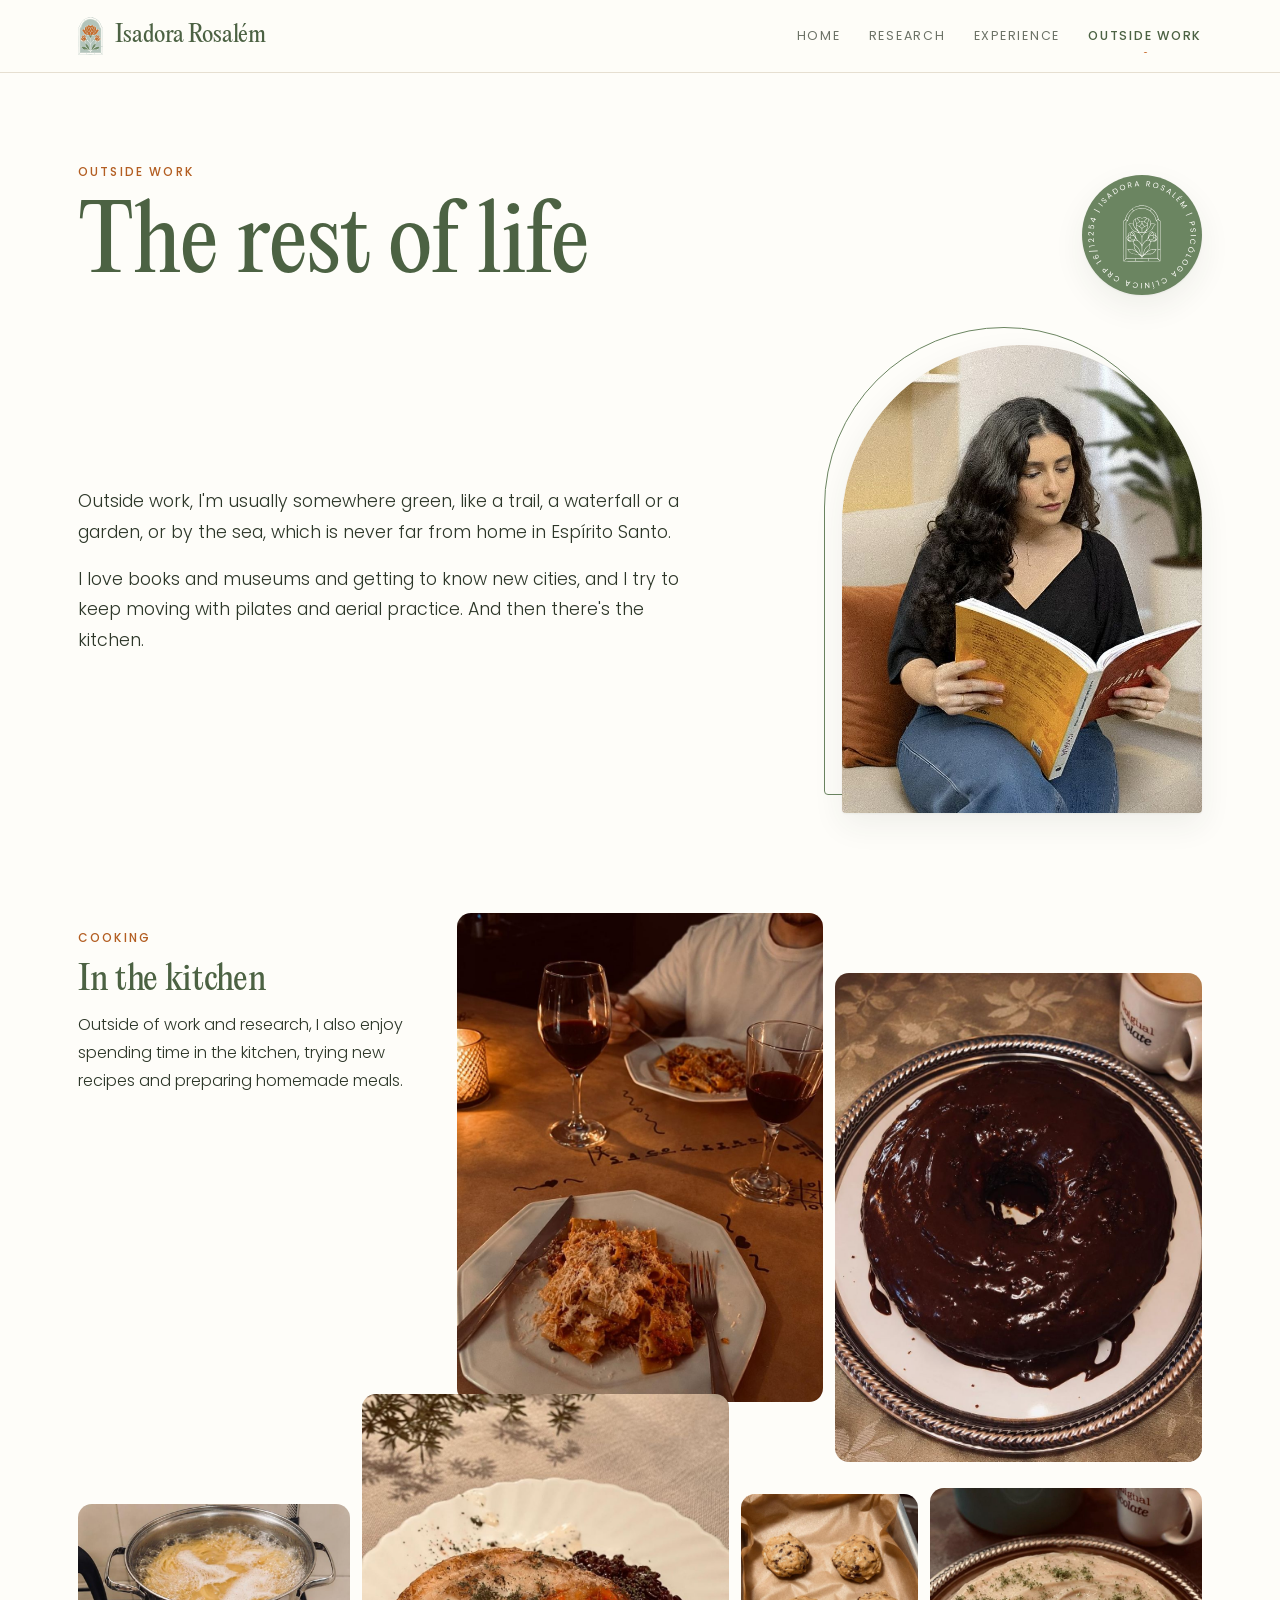
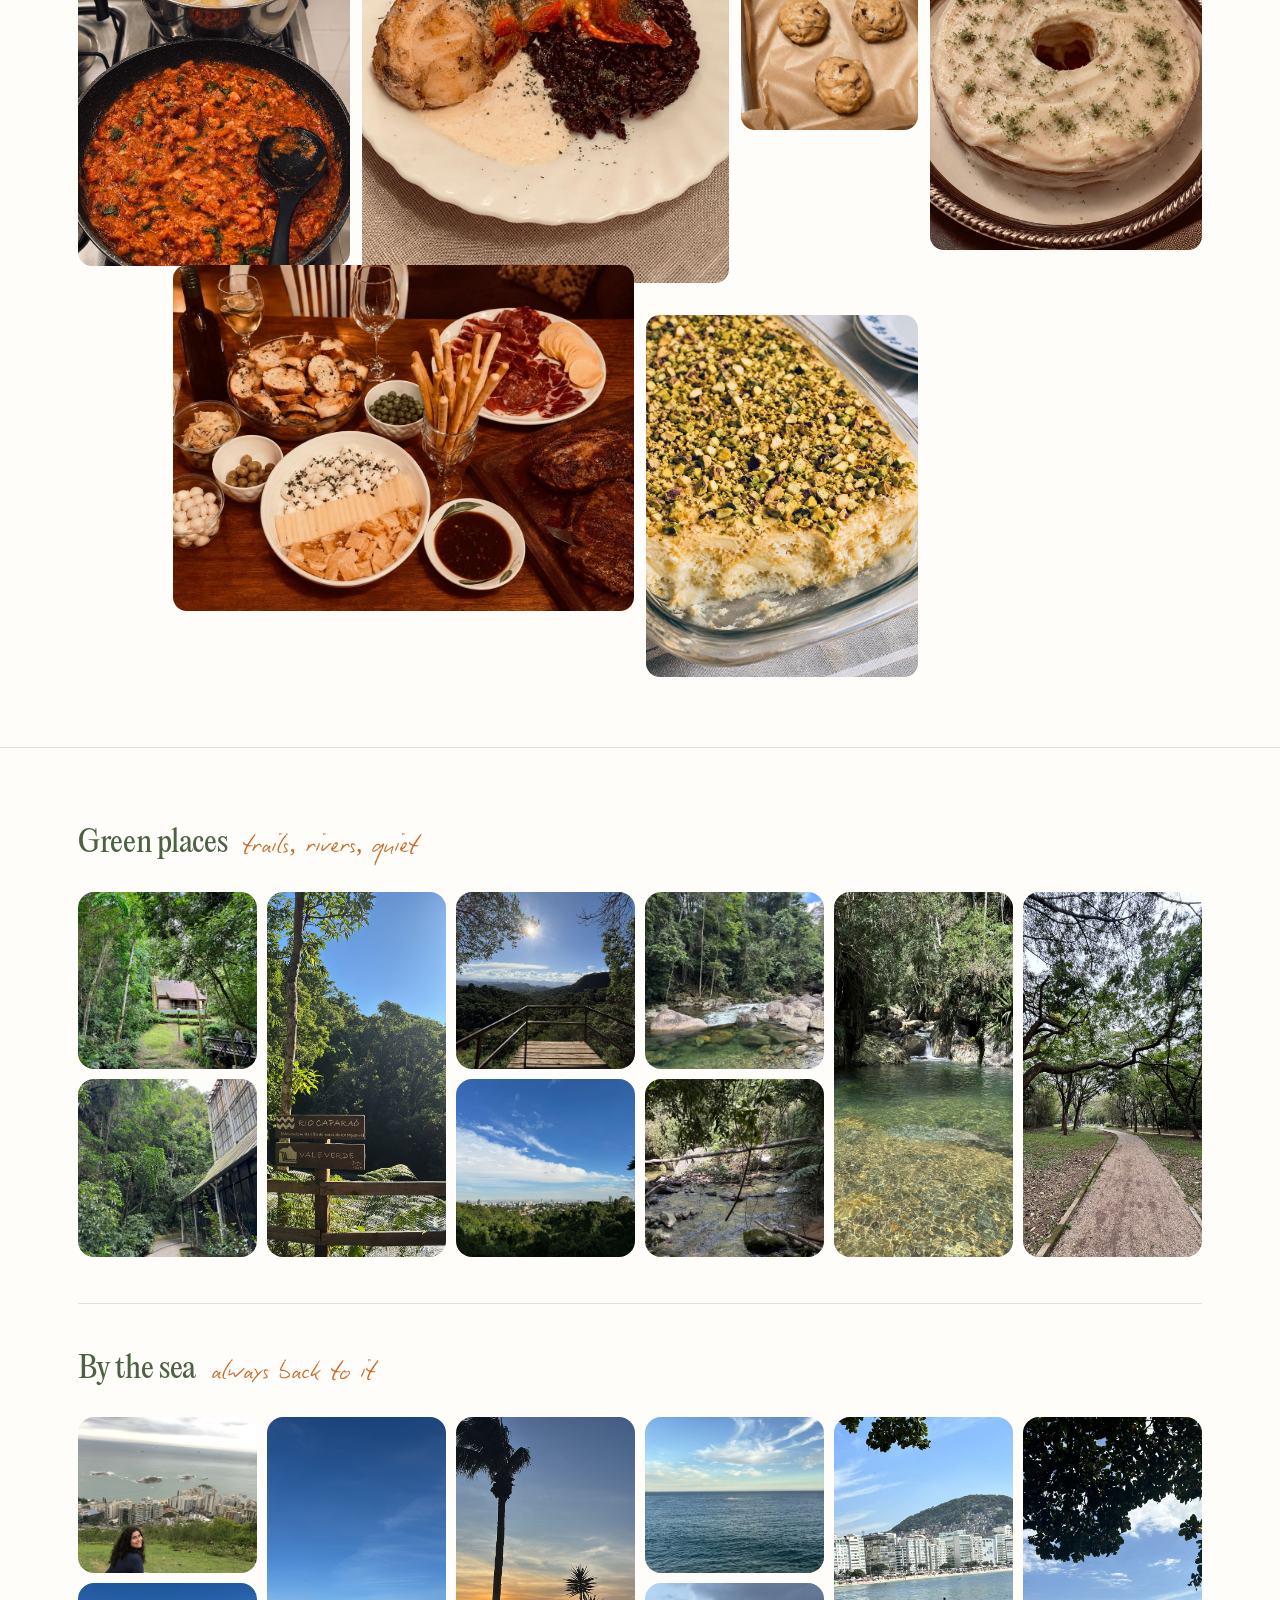
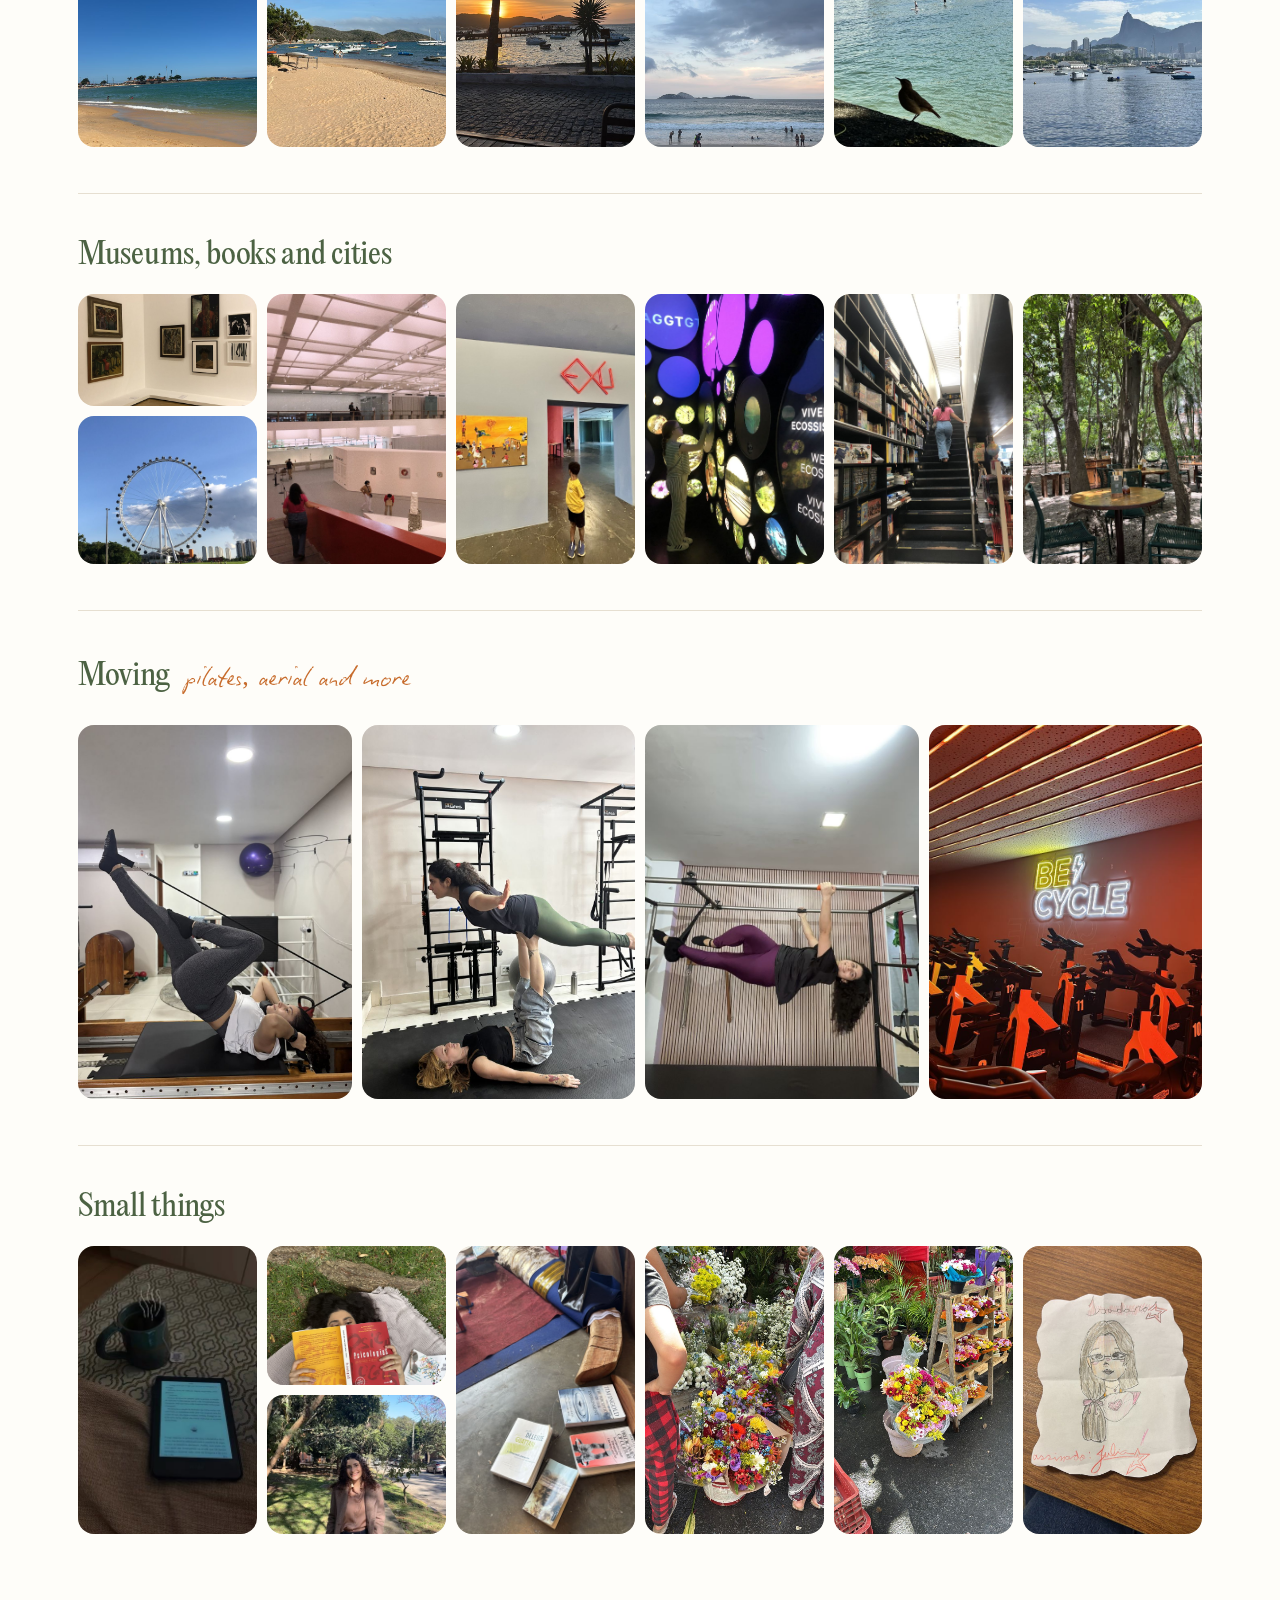
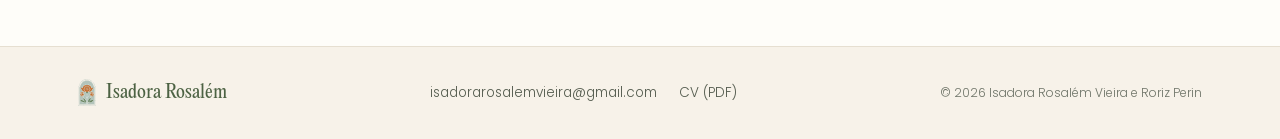
<file: life.html>
<!doctype html>
<html lang="en">
<head>
<meta charset="utf-8">
<meta name="viewport" content="width=device-width, initial-scale=1">
<title>Outside work · Isadora Rosalém</title>
<meta name="description" content="Nature, the sea, books, museums, movement and cooking: Isadora Rosalém outside work.">
<meta property="og:title" content="Outside work · Isadora Rosalém">
<meta property="og:description" content="Nature, the sea, books, museums, movement and cooking: Isadora Rosalém outside work.">
<meta property="og:image" content="images/portrait.jpg">
<meta name="theme-color" content="#4C6243">
<link rel="icon" href="assets/brand/symbol-color.svg" type="image/svg+xml">
<link rel="preload" href="assets/fonts/editorial-new.woff2" as="font" type="font/woff2" crossorigin>
<link rel="stylesheet" href="style.css">
</head>
<body>
<header class="nav"><div class="wrap">
  <a class="brand" href="index.html"><img src="assets/brand/symbol-color.svg" alt="" width="27" height="38"><span>Isadora Rosalém</span></a>
  <nav class="menu" aria-label="Main"><a href="index.html">Home</a><a href="research.html">Research</a><a href="experience.html">Experience</a><a href="life.html" aria-current="page">Outside work</a></nav>
</div></header>

<main>
<div class="wrap page-head reveal">
  <div><span class="kicker">Outside work</span><h1>The rest of life</h1></div>
  <div class="seal" aria-hidden="true"><img src="assets/brand/seal-white.svg" alt=""></div>
</div>
<div class="wrap about-life reveal">
  <div>
    <p>Outside work, I'm usually somewhere green, like a trail, a waterfall or a garden, or by the sea, which is never far from home in Espírito Santo.</p>
    <p>I love books and museums and getting to know new cities, and I try to keep moving with pilates and aerial practice. And then there's the kitchen.</p>
  </div>
  <div class="arch-photo"><div class="frame"><img src="images/reading.jpg" alt="Isadora reading" loading="lazy" style="object-position:50% 30%"></div></div>
</div>

<section class="wrap" id="cooking" style="padding:40px 28px 70px" data-group>
  <div class="cook reveal">
    <div class="cook-intro"><span class="kicker">Cooking</span><h3 style="margin-top:12px">In the kitchen</h3><p>Outside of work and research, I also enjoy spending time in the kitchen, trying new recipes and preparing homemade meals.</p></div>
    <figure style="grid-column:5 / span 4" class="fig h-t"><img src="images/gallery/cook-01.jpg" alt="Pasta and a glass of wine" width="900" height="1200" loading="lazy"></figure>
    <figure style="grid-column:9 / span 4; margin-top:60px" class="fig h-t"><img src="images/gallery/cook-04.jpg" alt="A chocolate cake" width="900" height="1200" loading="lazy"></figure>
    <figure style="grid-column:1 / span 3; margin-top:30px" class="fig h-t"><img src="images/gallery/cook-03.jpg" alt="Sauce simmering on the stove" width="900" height="1200" loading="lazy"></figure>
    <figure style="grid-column:4 / span 4; margin-top:-80px" class="fig h-m"><img src="images/gallery/cook-02.jpg" alt="A plated dinner" width="900" height="1200" loading="lazy"></figure>
    <figure style="grid-column:8 / span 2; margin-top:20px" class="fig h-t"><img src="images/gallery/cook-08.jpg" alt="Homemade cookies" width="900" height="1200" loading="lazy"></figure>
    <figure style="grid-column:10 / span 3; margin-top:14px" class="fig h-t"><img src="images/gallery/cook-05.jpg" alt="A cake with white icing" width="900" height="1200" loading="lazy"></figure>
    <figure style="grid-column:2 / span 5; margin-top:-30px" class="fig h-s"><img src="images/gallery/cook-06.jpg" alt="A snack board" width="1200" height="900" loading="lazy"></figure>
    <figure style="grid-column:7 / span 3; margin-top:20px" class="fig h-m"><img src="images/gallery/cook-07.jpg" alt="A baked dish fresh from the oven" width="900" height="1200" loading="lazy"></figure>
  </div>
</section>

<section class="row" style="border-top:1px solid var(--line)"><div class="wrap"><div class="reveal">
<div class="gal-sec" data-group><div class="gh"><h3>Green places</h3><span class="script">trails, rivers, quiet</span></div><div class="mosaic" data-mosaic data-colw="170" data-gap="10" data-mincols="2" data-maxcols="6"><figure><img src="images/gallery/nature-01.jpg" alt="A garden path" width="900" height="1200" loading="lazy" data-w="900" data-h="1200"><figcaption>A garden path</figcaption></figure><figure><img src="images/gallery/nature-02.jpg" alt="A waterfall trail" width="675" height="1200" loading="lazy" data-w="675" data-h="1200"><figcaption>A waterfall trail</figcaption></figure><figure><img src="images/gallery/nature-03.jpg" alt="A lookout over the forest" width="900" height="1200" loading="lazy" data-w="900" data-h="1200"><figcaption>A lookout over the forest</figcaption></figure><figure><img src="images/gallery/nature-04.jpg" alt="Clear water among the rocks" width="900" height="1200" loading="lazy" data-w="900" data-h="1200"><figcaption>Clear water among the rocks</figcaption></figure><figure><img src="images/gallery/nature-05.jpg" alt="A river pool" width="900" height="1200" loading="lazy" data-w="900" data-h="1200"><figcaption>A river pool</figcaption></figure><figure><img src="images/gallery/nature-06.jpg" alt="A path under the trees" width="900" height="1200" loading="lazy" data-w="900" data-h="1200"><figcaption>A path under the trees</figcaption></figure><figure><img src="images/gallery/nature-07.jpg" alt="The edge of the forest" width="900" height="1200" loading="lazy" data-w="900" data-h="1200"><figcaption>The edge of the forest</figcaption></figure><figure><img src="images/gallery/nature-08.jpg" alt="Green as far as you can see" width="900" height="1200" loading="lazy" data-w="900" data-h="1200"><figcaption>Green as far as you can see</figcaption></figure><figure><img src="images/gallery/nature-09.jpg" alt="Light through the trees" width="900" height="1200" loading="lazy" data-w="900" data-h="1200"><figcaption>Light through the trees</figcaption></figure></div></div>
<div class="gal-sec" data-group><div class="gh"><h3>By the sea</h3><span class="script">always back to it</span></div><div class="mosaic" data-mosaic data-colw="170" data-gap="10" data-mincols="2" data-maxcols="6"><figure><img src="images/gallery/sea-01.jpg" alt="Above the city, facing the sea" width="900" height="1200" loading="lazy" data-w="900" data-h="1200"><figcaption>Above the city, facing the sea</figcaption></figure><figure><img src="images/gallery/sea-02.jpg" alt="A calm bay" width="675" height="1200" loading="lazy" data-w="675" data-h="1200"><figcaption>A calm bay</figcaption></figure><figure><img src="images/gallery/sea-03.jpg" alt="Sunset by the water" width="675" height="1200" loading="lazy" data-w="675" data-h="1200"><figcaption>Sunset by the water</figcaption></figure><figure><img src="images/gallery/sea-04.jpg" alt="The open sea" width="900" height="1200" loading="lazy" data-w="900" data-h="1200"><figcaption>The open sea</figcaption></figure><figure><img src="images/gallery/sea-05.jpg" alt="A quiet morning" width="900" height="1200" loading="lazy" data-w="900" data-h="1200"><figcaption>A quiet morning</figcaption></figure><figure><img src="images/gallery/sea-06.jpg" alt="The bay in Rio de Janeiro" width="900" height="1200" loading="lazy" data-w="900" data-h="1200"><figcaption>The bay in Rio de Janeiro</figcaption></figure><figure><img src="images/gallery/sea-07.jpg" alt="A sunny beach" width="675" height="1200" loading="lazy" data-w="675" data-h="1200"><figcaption>A sunny beach</figcaption></figure><figure><img src="images/gallery/sea-08.jpg" alt="Late afternoon on the beach" width="675" height="1200" loading="lazy" data-w="675" data-h="1200"><figcaption>Late afternoon on the beach</figcaption></figure></div></div>
<div class="gal-sec" data-group><div class="gh"><h3>Museums, books and cities</h3></div><div class="mosaic" data-mosaic data-colw="170" data-gap="10" data-mincols="2" data-maxcols="6"><figure><img src="images/gallery/culture-01.jpg" alt="A gallery visit" width="1200" height="1200" loading="lazy" data-w="1200" data-h="1200"><figcaption>A gallery visit</figcaption></figure><figure><img src="images/gallery/culture-02.jpg" alt="An exhibition space" width="900" height="1200" loading="lazy" data-w="900" data-h="1200"><figcaption>An exhibition space</figcaption></figure><figure><img src="images/gallery/culture-03.jpg" alt="A museum, with art all around" width="900" height="1200" loading="lazy" data-w="900" data-h="1200"><figcaption>A museum, with art all around</figcaption></figure><figure><img src="images/gallery/culture-04.jpg" alt="An immersive exhibition" width="900" height="1200" loading="lazy" data-w="900" data-h="1200"><figcaption>An immersive exhibition</figcaption></figure><figure><img src="images/gallery/culture-05.jpg" alt="A bookshop worth getting lost in" width="900" height="1200" loading="lazy" data-w="900" data-h="1200"><figcaption>A bookshop worth getting lost in</figcaption></figure><figure><img src="images/gallery/culture-07.jpg" alt="A café among the trees" width="900" height="1200" loading="lazy" data-w="900" data-h="1200"><figcaption>A café among the trees</figcaption></figure><figure><img src="images/gallery/culture-08.jpg" alt="A day in São Paulo" width="900" height="1200" loading="lazy" data-w="900" data-h="1200"><figcaption>A day in São Paulo</figcaption></figure></div></div>
<div class="gal-sec" data-group><div class="gh"><h3>Moving</h3><span class="script">pilates, aerial and more</span></div><div class="mosaic" data-mosaic data-colw="200" data-gap="10" data-mincols="2" data-maxcols="4"><figure><img src="images/gallery/move-01.jpg" alt="Pilates" width="900" height="1200" loading="lazy" data-w="900" data-h="1200"><figcaption>Pilates</figcaption></figure><figure><img src="images/gallery/move-02.jpg" alt="Practising with a partner" width="900" height="1200" loading="lazy" data-w="900" data-h="1200"><figcaption>Practising with a partner</figcaption></figure><figure><img src="images/gallery/move-03.jpg" alt="Upside down, on purpose" width="675" height="1200" loading="lazy" data-w="675" data-h="1200"><figcaption>Upside down, on purpose</figcaption></figure><figure><img src="images/gallery/move-04.jpg" alt="Spinning class" width="675" height="1200" loading="lazy" data-w="675" data-h="1200"><figcaption>Spinning class</figcaption></figure></div></div>
<div class="gal-sec" data-group><div class="gh"><h3>Small things</h3></div><div class="mosaic" data-mosaic data-colw="170" data-gap="10" data-mincols="2" data-maxcols="6"><figure><img src="images/gallery/small-07.jpg" alt="Reading, with coffee" width="360" height="640" loading="lazy" data-w="360" data-h="640"><figcaption>Reading, with coffee</figcaption></figure><figure><img src="images/gallery/small-03.jpg" alt="Reading on the grass" width="900" height="1200" loading="lazy" data-w="900" data-h="1200"><figcaption>Reading on the grass</figcaption></figure><figure><img src="images/gallery/small-04.jpg" alt="Books on the floor" width="900" height="1200" loading="lazy" data-w="900" data-h="1200"><figcaption>Books on the floor</figcaption></figure><figure><img src="images/gallery/small-01.jpg" alt="Flowers at the market" width="675" height="1200" loading="lazy" data-w="675" data-h="1200"><figcaption>Flowers at the market</figcaption></figure><figure><img src="images/gallery/small-02.jpg" alt="A flower stall" width="675" height="1200" loading="lazy" data-w="675" data-h="1200"><figcaption>A flower stall</figcaption></figure><figure><img src="images/gallery/small-05.jpg" alt="A drawing a friend made of me" width="675" height="1200" loading="lazy" data-w="675" data-h="1200"><figcaption>A drawing a friend made of me</figcaption></figure><figure><img src="images/gallery/small-06.jpg" alt="A walk in the park" width="900" height="1200" loading="lazy" data-w="900" data-h="1200"><figcaption>A walk in the park</figcaption></figure></div></div>
</div></div></section>
</main>
<footer class="simple"><div class="wrap">
  <span class="fb"><img src="assets/brand/symbol-color.svg" alt="">Isadora Rosalém</span>
  <nav aria-label="Footer"><a href="mailto:isadorarosalemvieira@gmail.com">isadorarosalemvieira@gmail.com</a><a href="assets/CV_Isadora_Rosalem_Perin.pdf" target="_blank" rel="noopener">CV (PDF)</a></nav>
  <small>© 2026 Isadora Rosalém Vieira e Roriz Perin</small>
</div></footer>
<script src="main.js"></script>
</body>
</html>
</file>
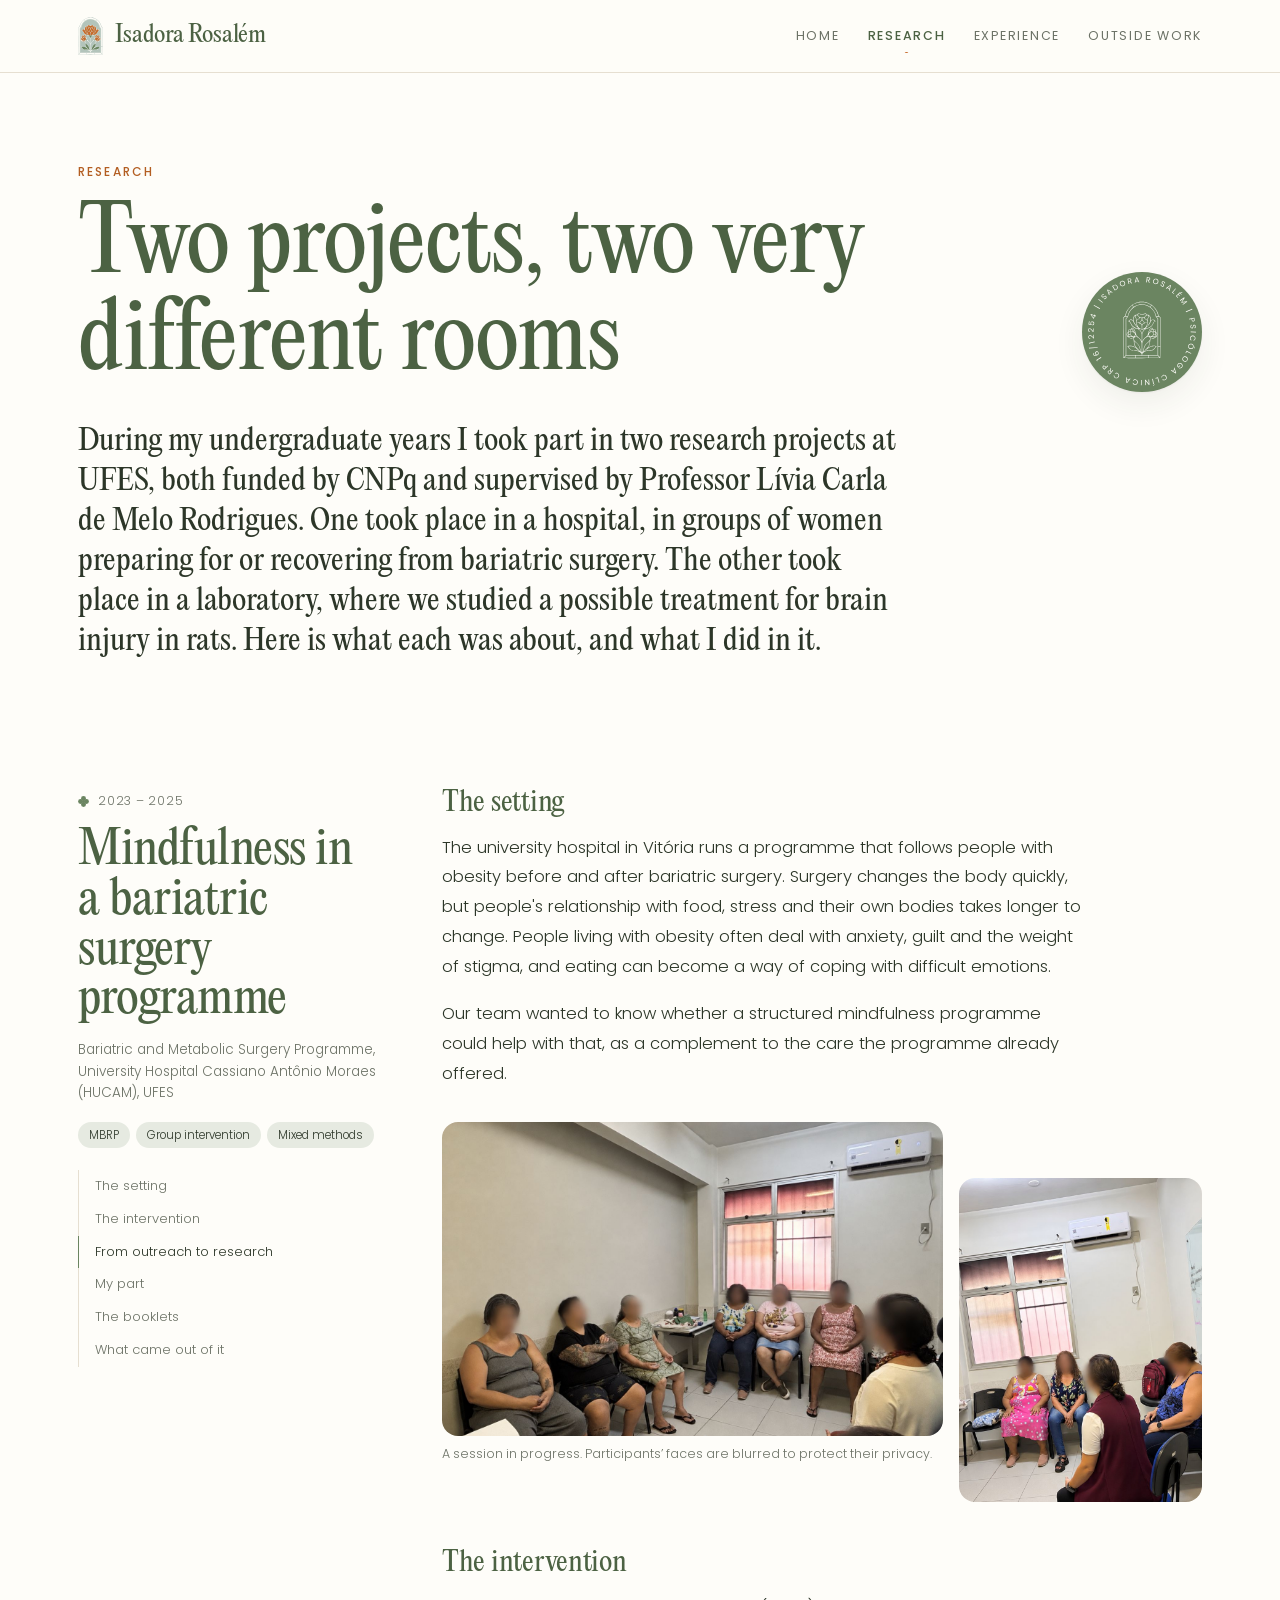
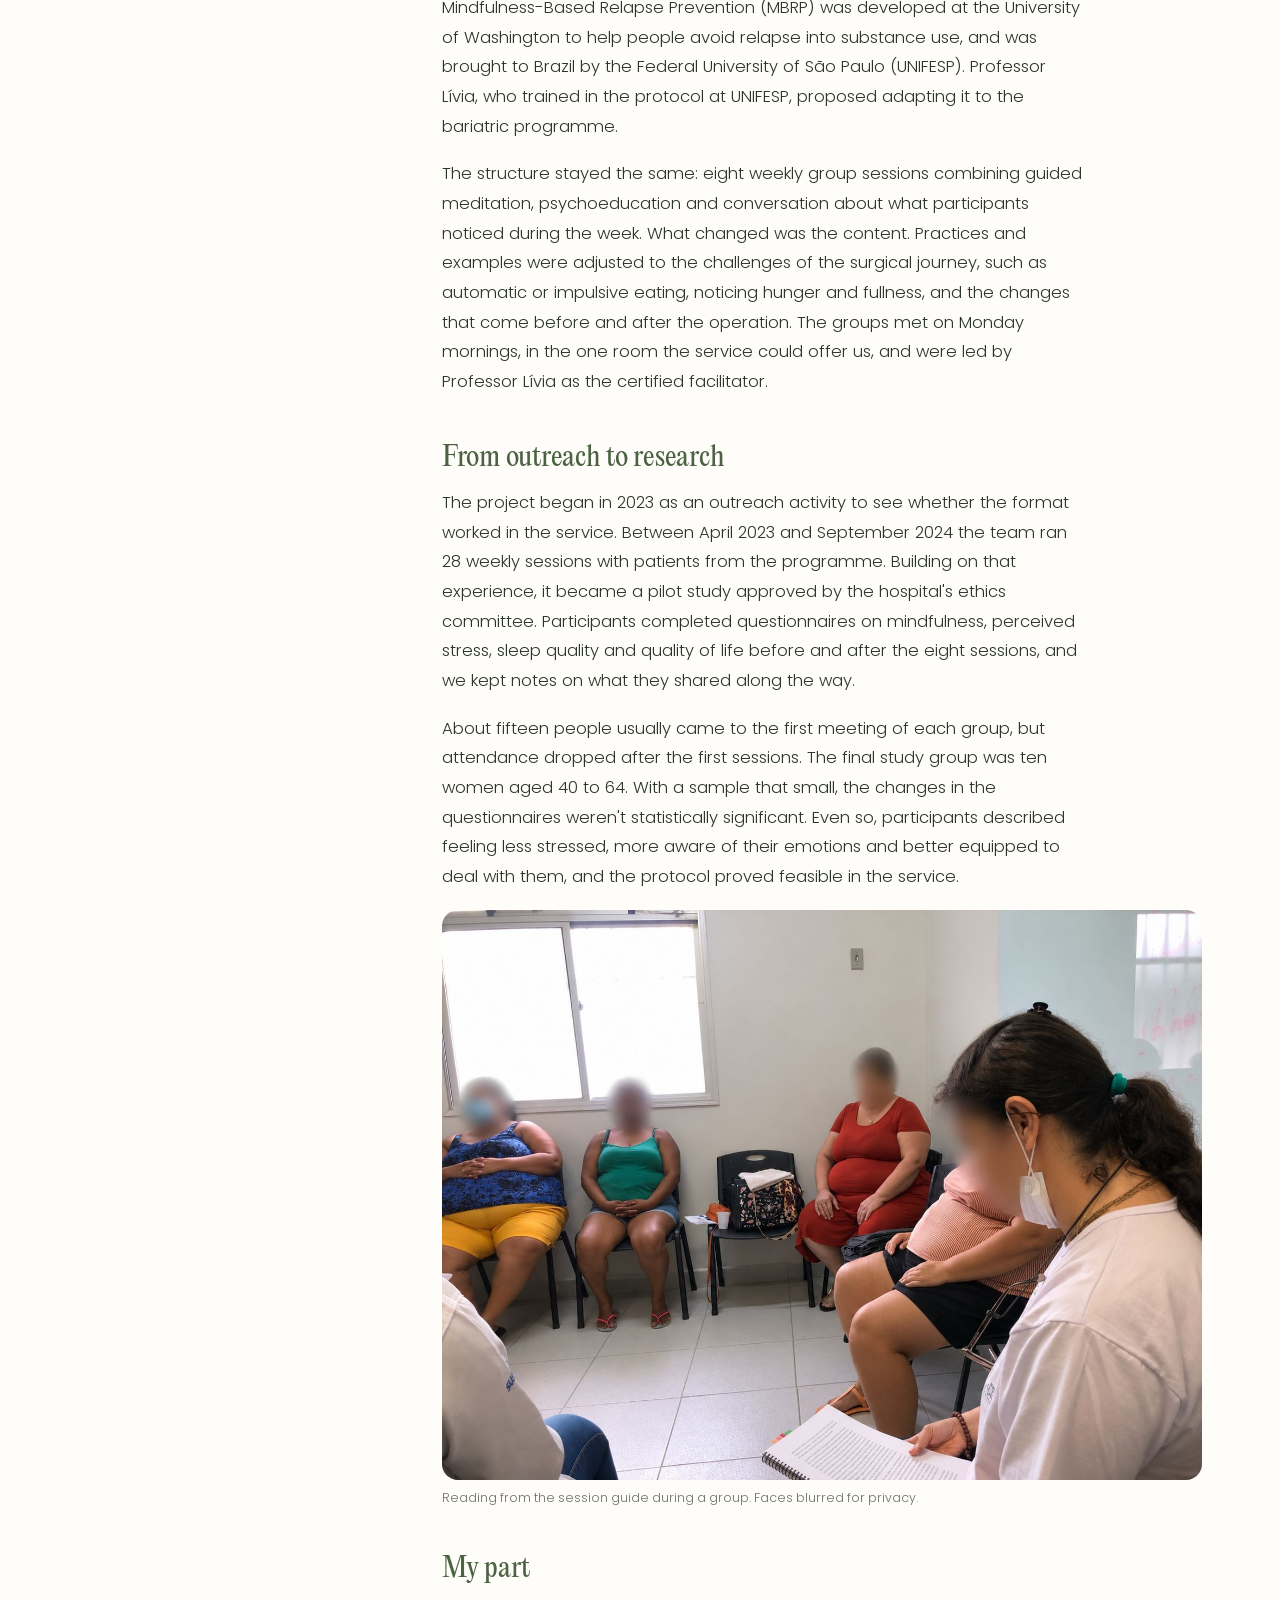
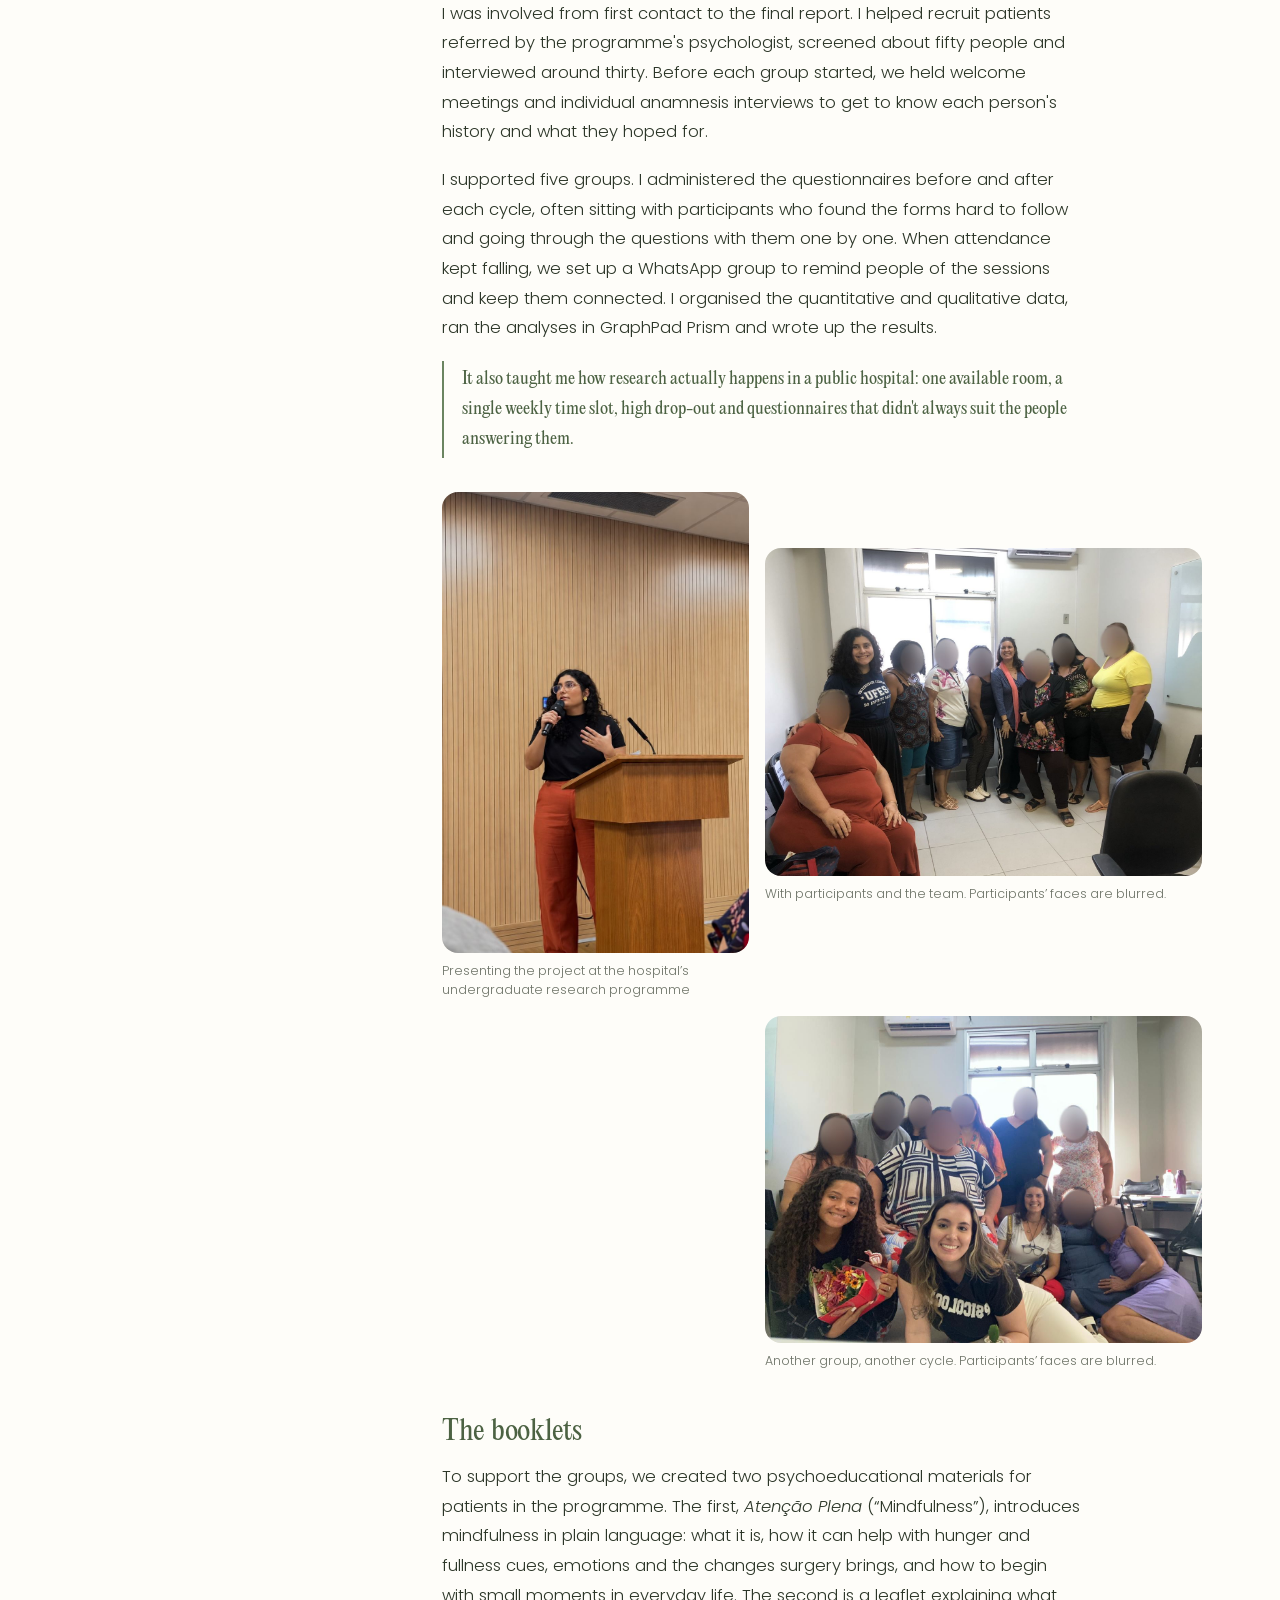
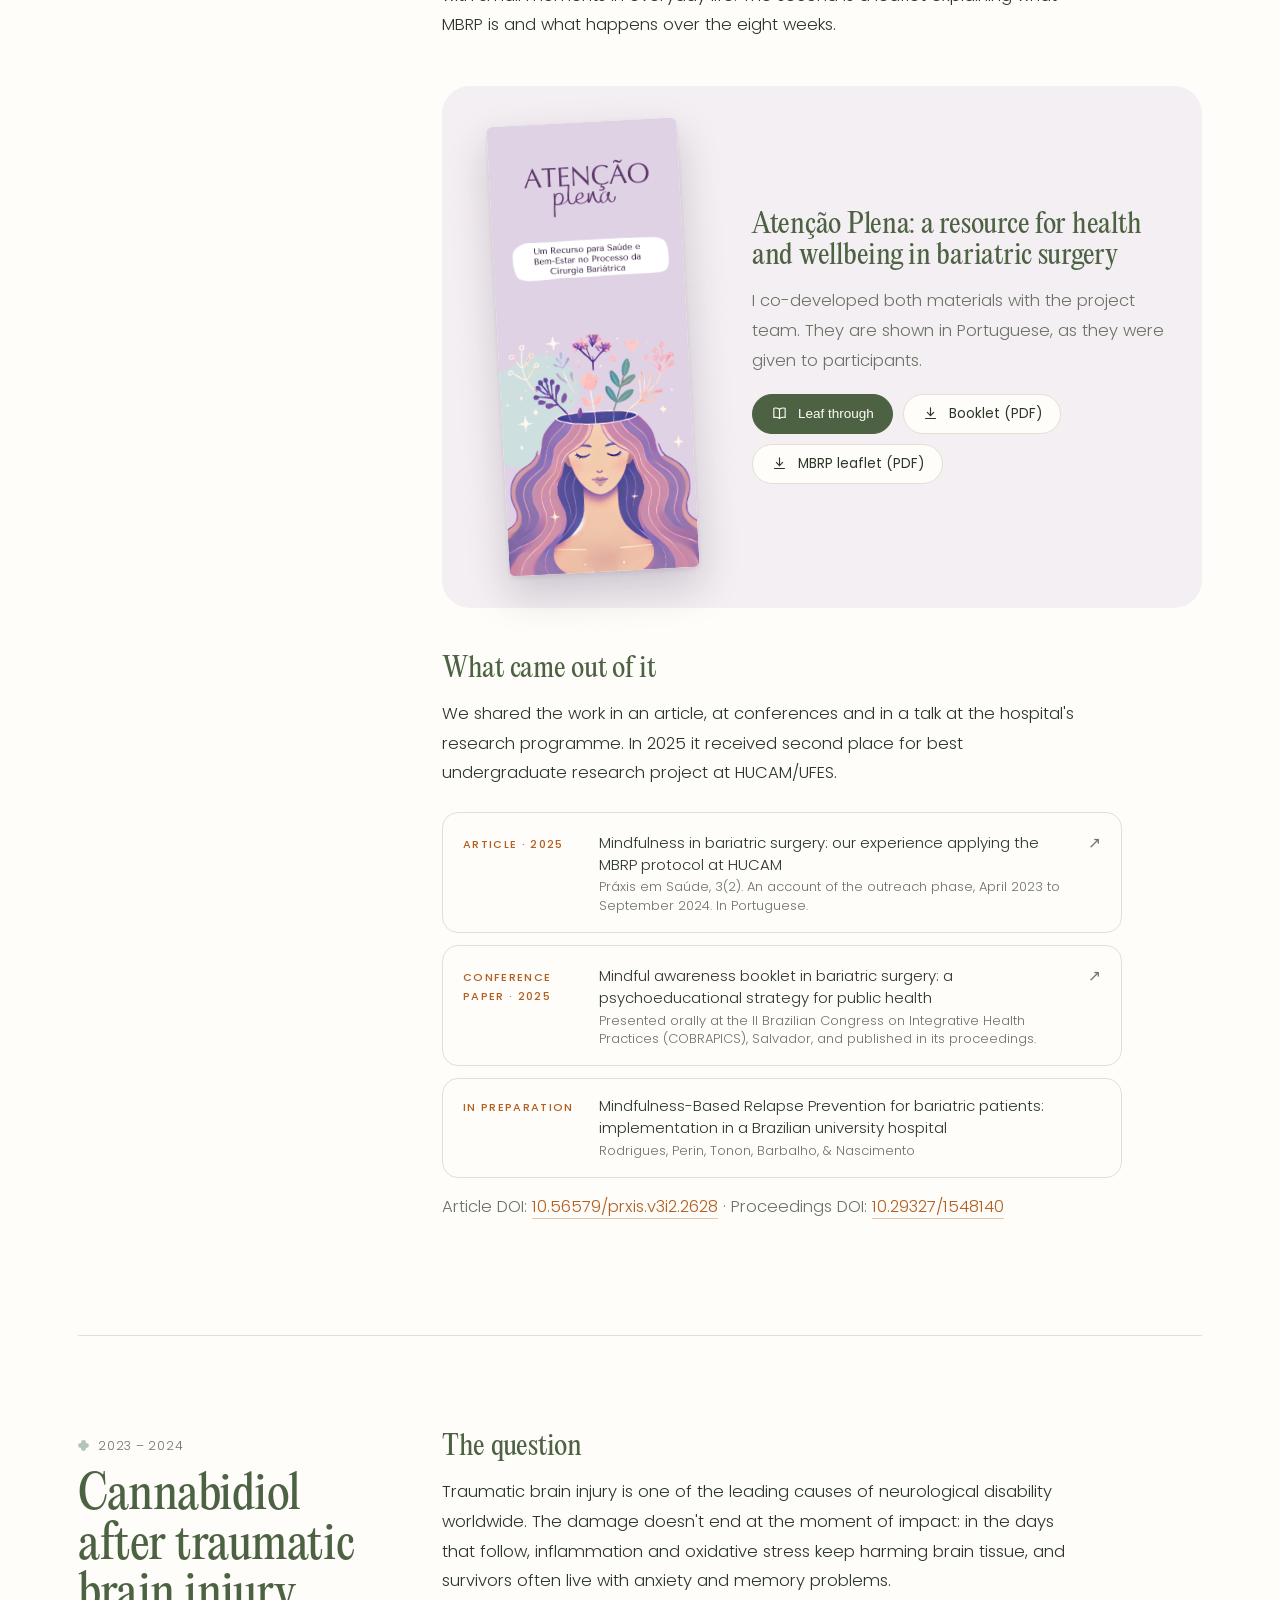
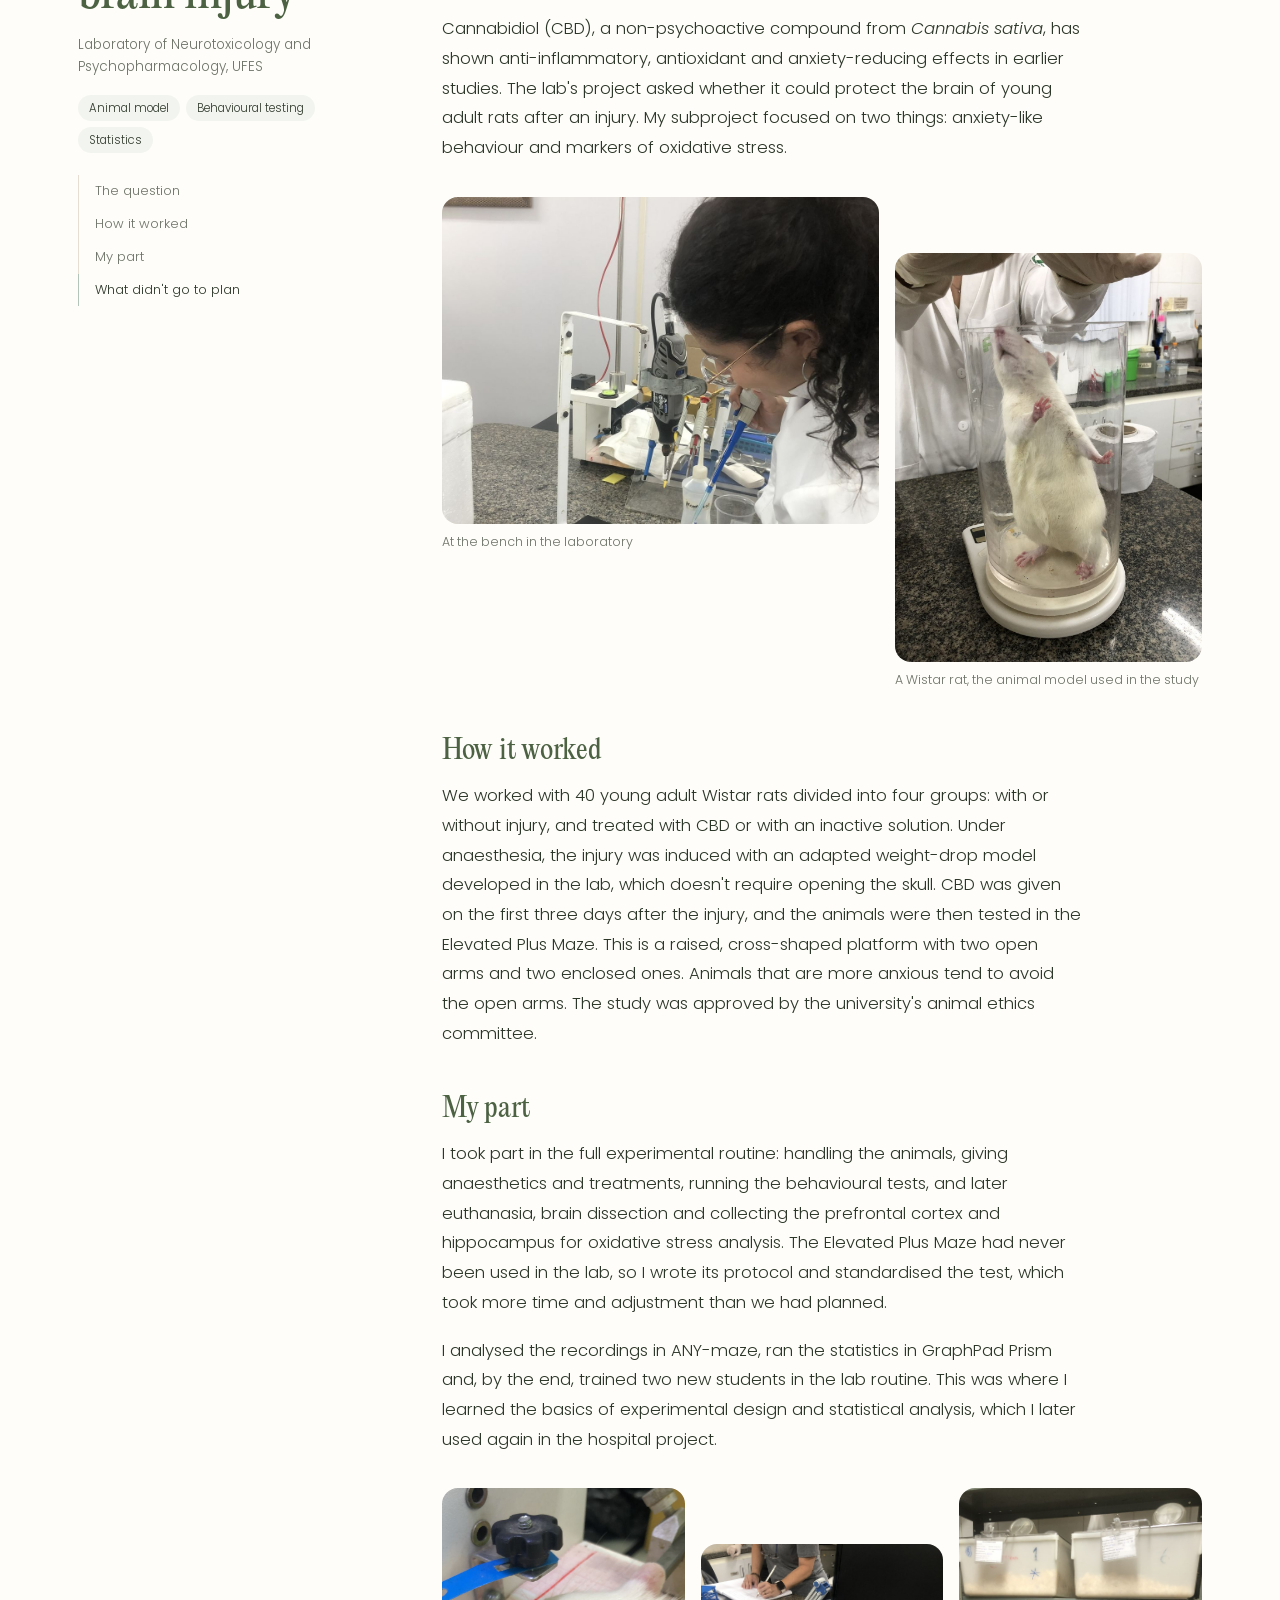
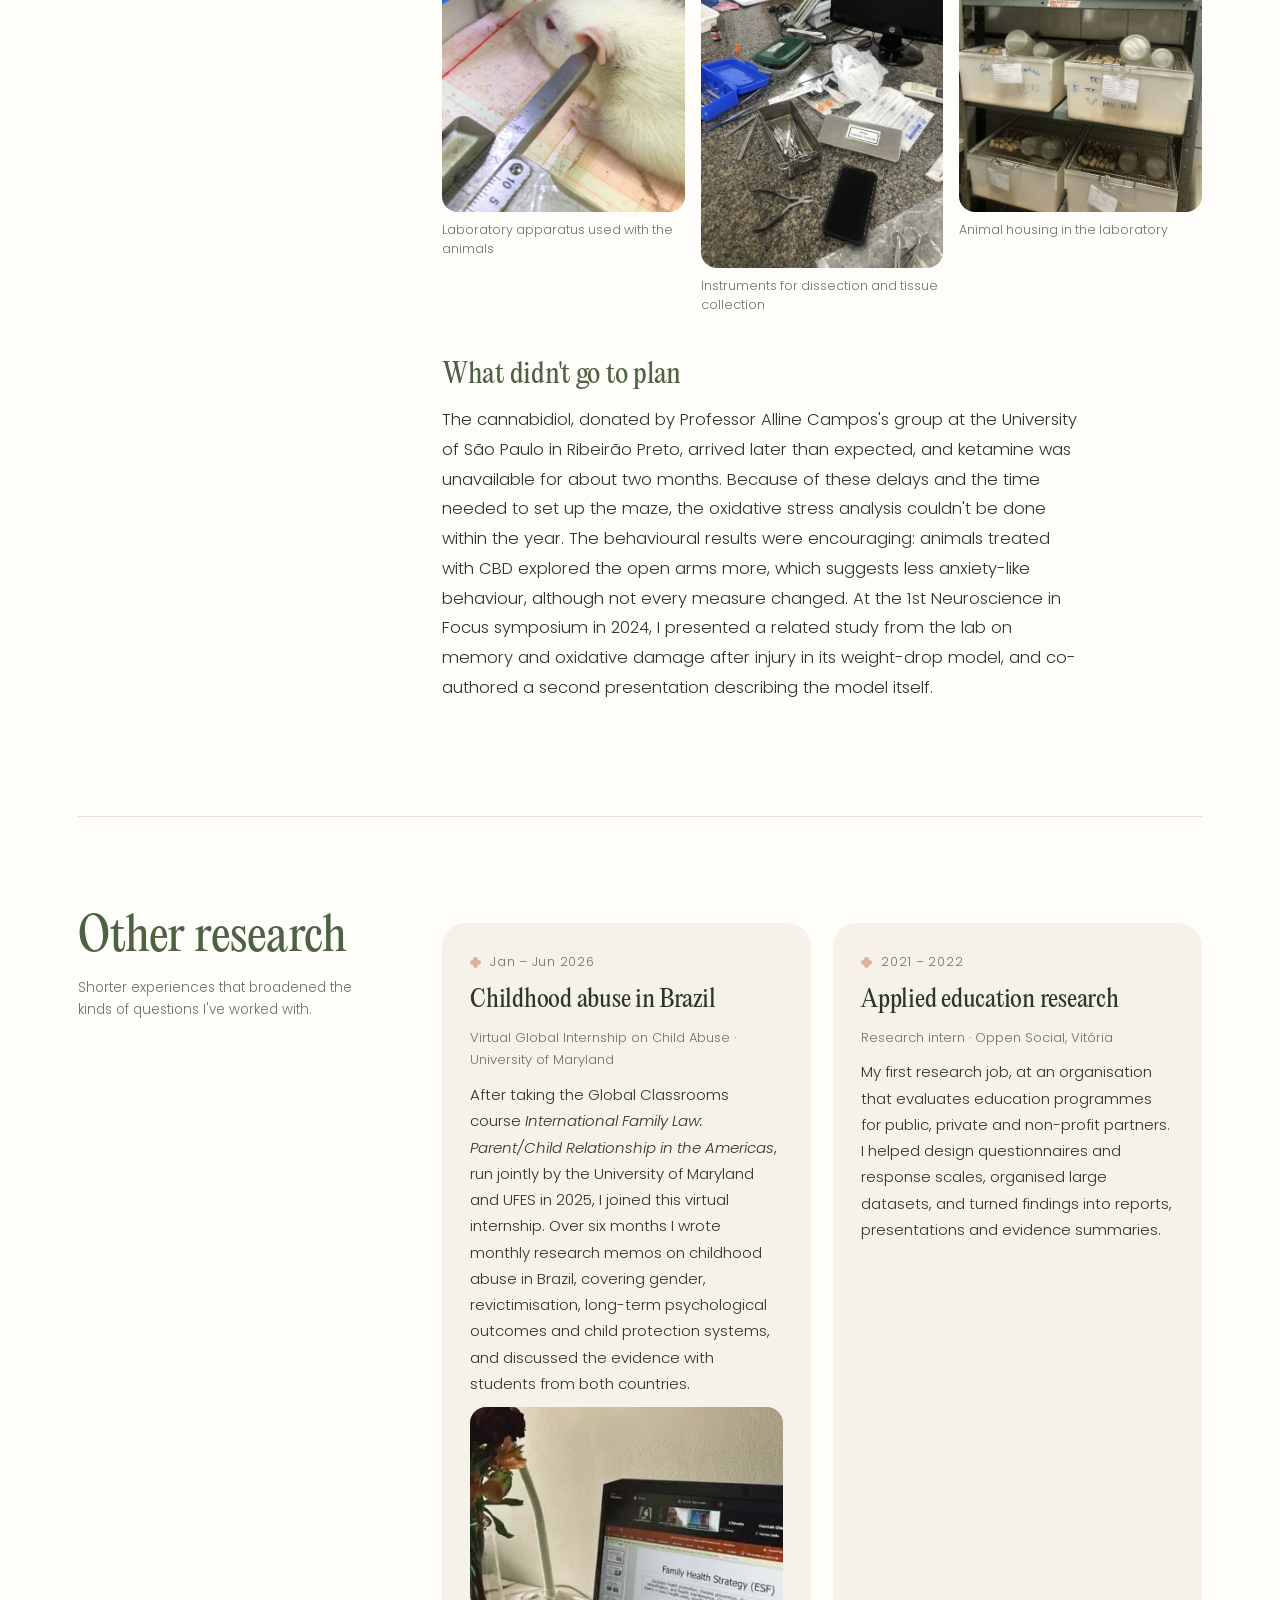
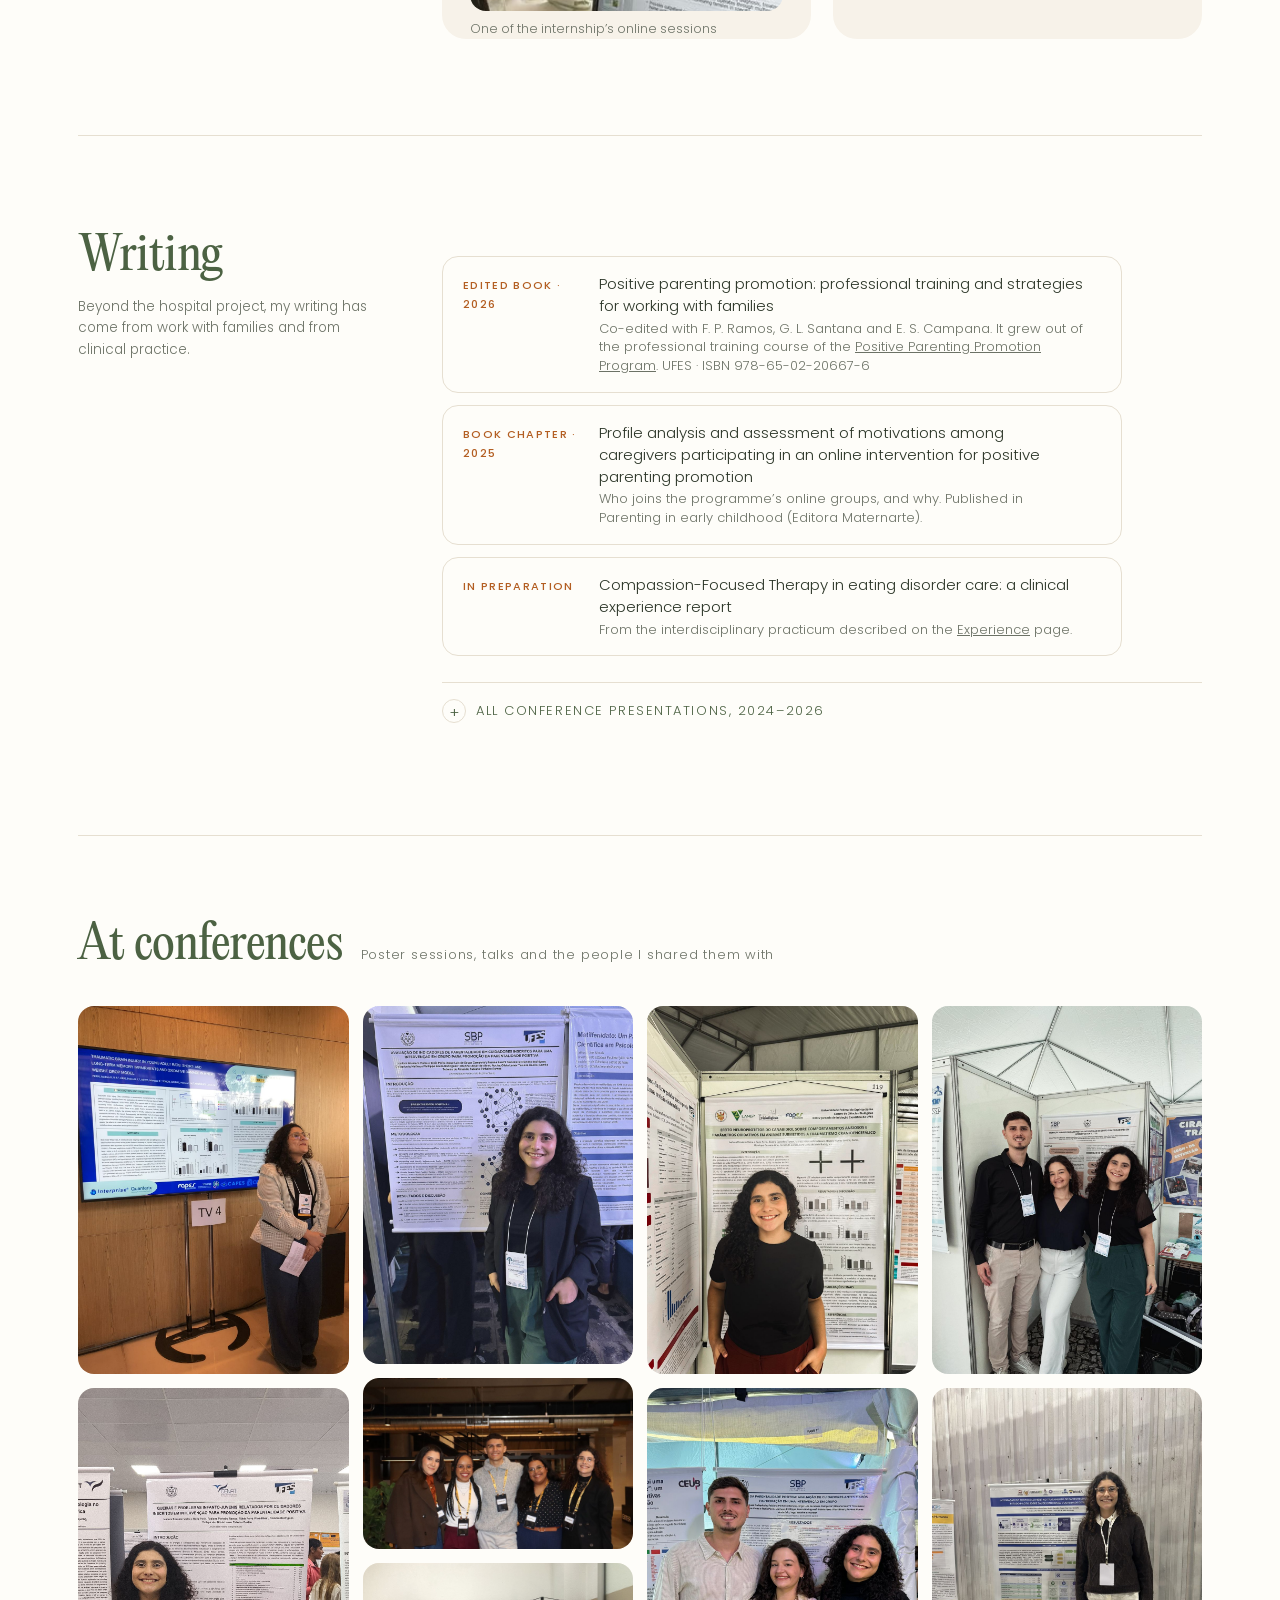
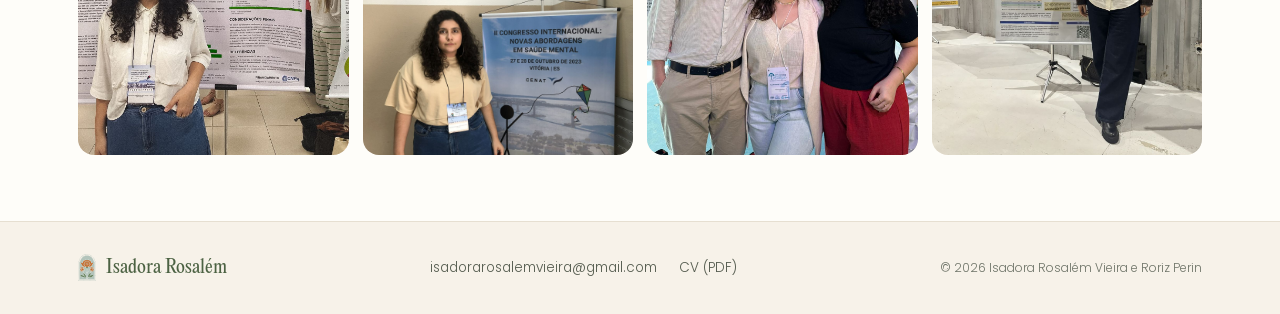
<file: research.html>
<!doctype html>
<html lang="en">
<head>
<meta charset="utf-8">
<meta name="viewport" content="width=device-width, initial-scale=1">
<title>Research · Isadora Rosalém</title>
<meta name="description" content="The research projects Isadora Rosalém took part in: a mindfulness-based intervention in a bariatric surgery programme and an experimental neuroscience study.">
<meta property="og:title" content="Research · Isadora Rosalém">
<meta property="og:description" content="The research projects Isadora Rosalém took part in: a mindfulness-based intervention in a bariatric surgery programme and an experimental neuroscience study.">
<meta property="og:image" content="images/portrait.jpg">
<meta name="theme-color" content="#4C6243">
<link rel="icon" href="assets/brand/symbol-color.svg" type="image/svg+xml">
<link rel="preload" href="assets/fonts/editorial-new.woff2" as="font" type="font/woff2" crossorigin>
<link rel="stylesheet" href="style.css">
</head>
<body>
<header class="nav"><div class="wrap">
  <a class="brand" href="index.html"><img src="assets/brand/symbol-color.svg" alt="" width="27" height="38"><span>Isadora Rosalém</span></a>
  <nav class="menu" aria-label="Main"><a href="index.html">Home</a><a href="research.html" aria-current="page">Research</a><a href="experience.html">Experience</a><a href="life.html">Outside work</a></nav>
</div></header>

<main>
<div class="wrap page-head reveal">
  <div><span class="kicker">Research</span><h1>Two projects, two very different rooms</h1></div>
  <div class="seal" aria-hidden="true"><img src="assets/brand/seal-white.svg" alt=""></div>
</div>
<div class="wrap reveal" style="padding-bottom:30px">
  <p class="lede">During my undergraduate years I took part in two research projects at UFES, both funded by CNPq and supervised by Professor Lívia Carla de Melo Rodrigues. One took place in a hospital, in groups of women preparing for or recovering from bariatric surgery. The other took place in a laboratory, where we studied a possible treatment for brain injury in rats. Here is what each was about, and what I did in it.</p>
</div>

<div class="wrap">

<!-- ============ MBRP ============ -->
<section class="story" id="mbrp" style="--c:var(--green)" data-group>
  <aside class="story-side">
    <div class="when">2023 – 2025</div>
    <h2>Mindfulness in a bariatric surgery programme</h2>
    <p class="where">Bariatric and Metabolic Surgery Programme, University Hospital Cassiano Antônio Moraes (HUCAM), UFES</p>
    <div class="tags"><span>MBRP</span><span>Group intervention</span><span>Mixed methods</span></div>
    <ul class="toc">
      <li><a href="#mbrp-setting">The setting</a></li>
      <li><a href="#mbrp-intervention">The intervention</a></li>
      <li><a href="#mbrp-research">From outreach to research</a></li>
      <li><a href="#mbrp-role">My part</a></li>
      <li><a href="#mbrp-booklet">The booklets</a></li>
      <li><a href="#mbrp-outputs">What came out of it</a></li>
    </ul>
  </aside>
  <div class="prose">
    <h3 id="mbrp-setting">The setting</h3>
    <p>The university hospital in Vitória runs a programme that follows people with obesity before and after bariatric surgery. Surgery changes the body quickly, but people's relationship with food, stress and their own bodies takes longer to change. People living with obesity often deal with anxiety, guilt and the weight of stigma, and eating can become a way of coping with difficult emotions.</p>
    <p>Our team wanted to know whether a structured mindfulness programme could help with that, as a complement to the care the programme already offered.</p>
    <div class="collage">
      <figure class="fig w8 h-w"><img src="images/research/mbrp-group-1.jpg" alt="A session in progress. Participants’ faces are blurred to protect their privacy." width="1400" height="1050" loading="lazy"><figcaption>A session in progress. Participants’ faces are blurred to protect their privacy.</figcaption></figure>
      <figure class="fig w4 h-t down"><img src="images/research/mbrp-group-3.jpg" alt="The group seated in a circle in the hospital room" width="1400" height="1050" loading="lazy"></figure>
    </div>
    <h3 id="mbrp-intervention">The intervention</h3>
    <p>Mindfulness-Based Relapse Prevention (MBRP) was developed at the University of Washington to help people avoid relapse into substance use, and was brought to Brazil by the Federal University of São Paulo (UNIFESP). Professor Lívia, who trained in the protocol at UNIFESP, proposed adapting it to the bariatric programme.</p>
    <p>The structure stayed the same: eight weekly group sessions combining guided meditation, psychoeducation and conversation about what participants noticed during the week. What changed was the content. Practices and examples were adjusted to the challenges of the surgical journey, such as automatic or impulsive eating, noticing hunger and fullness, and the changes that come before and after the operation. The groups met on Monday mornings, in the one room the service could offer us, and were led by Professor Lívia as the certified facilitator.</p>
    <h3 id="mbrp-research">From outreach to research</h3>
    <p>The project began in 2023 as an outreach activity to see whether the format worked in the service. Between April 2023 and September 2024 the team ran 28 weekly sessions with patients from the programme. Building on that experience, it became a pilot study approved by the hospital's ethics committee. Participants completed questionnaires on mindfulness, perceived stress, sleep quality and quality of life before and after the eight sessions, and we kept notes on what they shared along the way.</p>
    <p>About fifteen people usually came to the first meeting of each group, but attendance dropped after the first sessions. The final study group was ten women aged 40 to 64. With a sample that small, the changes in the questionnaires weren't statistically significant. Even so, participants described feeling less stressed, more aware of their emotions and better equipped to deal with them, and the protocol proved feasible in the service.</p>
    <figure class="fig h-w"><img src="images/research/mbrp-group-2.jpg" alt="Reading from the session guide during a group. Faces blurred for privacy." width="1400" height="1050" loading="lazy"><figcaption>Reading from the session guide during a group. Faces blurred for privacy.</figcaption></figure>
    <h3 id="mbrp-role">My part</h3>
    <p>I was involved from first contact to the final report. I helped recruit patients referred by the programme's psychologist, screened about fifty people and interviewed around thirty. Before each group started, we held welcome meetings and individual anamnesis interviews to get to know each person's history and what they hoped for.</p>
    <p>I supported five groups. I administered the questionnaires before and after each cycle, often sitting with participants who found the forms hard to follow and going through the questions with them one by one. When attendance kept falling, we set up a WhatsApp group to remind people of the sessions and keep them connected. I organised the quantitative and qualitative data, ran the analyses in GraphPad Prism and wrote up the results.</p>
    <p class="aside">It also taught me how research actually happens in a public hospital: one available room, a single weekly time slot, high drop-out and questionnaires that didn't always suit the people answering them.</p>
    <div class="collage">
      <figure class="fig w5 h-x"><img src="images/research/mbrp-presentation.jpg" alt="Presenting the project at the hospital’s undergraduate research programme" width="788" height="1400" loading="lazy" style="object-position:50% 25%"><figcaption>Presenting the project at the hospital’s undergraduate research programme</figcaption></figure>
      <figure class="fig w7 h-s down"><img src="images/research/mbrp-team-1.jpg" alt="With participants and the team. Participants’ faces are blurred." width="1400" height="1050" loading="lazy"><figcaption>With participants and the team. Participants’ faces are blurred.</figcaption></figure>
      <figure class="fig h-s" style="grid-column:6 / span 7"><img src="images/research/mbrp-team-2.jpg" alt="Another group, another cycle. Participants’ faces are blurred." width="1280" height="960" loading="lazy"><figcaption>Another group, another cycle. Participants’ faces are blurred.</figcaption></figure>
    </div>
    <h3 id="mbrp-booklet">The booklets</h3>
    <p>To support the groups, we created two psychoeducational materials for patients in the programme. The first, <em>Atenção Plena</em> (“Mindfulness”), introduces mindfulness in plain language: what it is, how it can help with hunger and fullness cues, emotions and the changes surgery brings, and how to begin with small moments in everyday life. The second is a leaflet explaining what MBRP is and what happens over the eight weeks.</p>
    <div class="booklet">
      <button class="cover" type="button" data-booklet='[[&quot;images/booklet/atencao-plena-1.jpg&quot;, &quot;\u201cAten\u00e7\u00e3o Plena\u201d booklet, side 1 of 2 (in Portuguese)&quot;], [&quot;images/booklet/atencao-plena-2.jpg&quot;, &quot;\u201cAten\u00e7\u00e3o Plena\u201d booklet, side 2 of 2&quot;], [&quot;images/booklet/mbrp-1.jpg&quot;, &quot;MBRP leaflet: front, explaining what the protocol is&quot;], [&quot;images/booklet/mbrp-2.jpg&quot;, &quot;MBRP leaflet: back, with what happens over the eight weeks&quot;]]' aria-label="Leaf through the booklets">
        <img src="images/booklet/cover.jpg" alt="Cover of the booklet “Atenção Plena: um recurso para saúde e bem-estar no processo da cirurgia bariátrica”">
      </button>
      <div>
        <h3>Atenção Plena: a resource for health and wellbeing in bariatric surgery</h3>
        <p class="note">I co-developed both materials with the project team. They are shown in Portuguese, as they were given to participants.</p>
        <div class="btns">
          <button class="btn solid sm" type="button" data-booklet='[[&quot;images/booklet/atencao-plena-1.jpg&quot;, &quot;\u201cAten\u00e7\u00e3o Plena\u201d booklet, side 1 of 2 (in Portuguese)&quot;], [&quot;images/booklet/atencao-plena-2.jpg&quot;, &quot;\u201cAten\u00e7\u00e3o Plena\u201d booklet, side 2 of 2&quot;], [&quot;images/booklet/mbrp-1.jpg&quot;, &quot;MBRP leaflet: front, explaining what the protocol is&quot;], [&quot;images/booklet/mbrp-2.jpg&quot;, &quot;MBRP leaflet: back, with what happens over the eight weeks&quot;]]'><svg viewBox="0 0 24 24" fill="none" stroke="currentColor" stroke-width="1.6" stroke-linecap="round" stroke-linejoin="round"><path d="M12 6c-2-1.5-5-2-8-1.5v13c3-.5 6 0 8 1.5m0-13c2-1.5 5-2 8-1.5v13c-3-.5-6 0-8 1.5m0-13v13"/></svg>Leaf through</button>
          <a class="btn sm" href="assets/booklets/atencao-plena-booklet.pdf" target="_blank" rel="noopener"><svg viewBox="0 0 24 24" fill="none" stroke="currentColor" stroke-width="1.6" stroke-linecap="round" stroke-linejoin="round"><path d="M12 4v11m0 0-4.5-4.5M12 15l4.5-4.5M5 19h14"/></svg>Booklet (PDF)</a>
          <a class="btn sm" href="assets/booklets/mbrp-leaflet.pdf" target="_blank" rel="noopener"><svg viewBox="0 0 24 24" fill="none" stroke="currentColor" stroke-width="1.6" stroke-linecap="round" stroke-linejoin="round"><path d="M12 4v11m0 0-4.5-4.5M12 15l4.5-4.5M5 19h14"/></svg>MBRP leaflet (PDF)</a>
        </div>
      </div>
    </div>
    <h3 id="mbrp-outputs">What came out of it</h3>
    <p>We shared the work in an article, at conferences and in a talk at the hospital's research programme. In 2025 it received second place for best undergraduate research project at HUCAM/UFES.</p>
    <div class="made">
      <a href="https://revistas.ceeinter.com.br/praxisemsaude/pt_BR/article/view/2628/2198" target="_blank" rel="noopener"><small>Article · 2025</small><span>Mindfulness in bariatric surgery: our experience applying the MBRP protocol at HUCAM<em>Práxis em Saúde, 3(2). An account of the outreach phase, April 2023 to September 2024. In Portuguese.</em></span><i>↗</i></a>
      <a href="https://sites.google.com/editorahumanize.com/humanize/anais-de-eventos/anais-ii-cobrapics" target="_blank" rel="noopener"><small>Conference paper · 2025</small><span>Mindful awareness booklet in bariatric surgery: a psychoeducational strategy for public health<em>Presented orally at the II Brazilian Congress on Integrative Health Practices (COBRAPICS), Salvador, and published in its proceedings.</em></span><i>↗</i></a>
      <div class="m"><small>In preparation</small><span>Mindfulness-Based Relapse Prevention for bariatric patients: implementation in a Brazilian university hospital<em>Rodrigues, Perin, Tonon, Barbalho, &amp; Nascimento</em></span><i></i></div>
    </div>
    <p class="note" style="margin-top:14px">Article DOI: <a href="https://doi.org/10.56579/prxis.v3i2.2628" target="_blank" rel="noopener">10.56579/prxis.v3i2.2628</a> · Proceedings DOI: <a href="https://doi.org/10.29327/1548140" target="_blank" rel="noopener">10.29327/1548140</a></p>
  </div>
</section>

<!-- ============ NEUROSCIENCE ============ -->
<section class="story" id="neuroscience" style="--c:var(--sage)" data-group>
  <aside class="story-side">
    <div class="when">2023 – 2024</div>
    <h2>Cannabidiol after traumatic brain injury</h2>
    <p class="where">Laboratory of Neurotoxicology and Psychopharmacology, UFES</p>
    <div class="tags"><span>Animal model</span><span>Behavioural testing</span><span>Statistics</span></div>
    <ul class="toc">
      <li><a href="#neuro-question">The question</a></li>
      <li><a href="#neuro-practice">How it worked</a></li>
      <li><a href="#neuro-role">My part</a></li>
      <li><a href="#neuro-plan">What didn't go to plan</a></li>
    </ul>
  </aside>
  <div class="prose">
    <h3 id="neuro-question">The question</h3>
    <p>Traumatic brain injury is one of the leading causes of neurological disability worldwide. The damage doesn't end at the moment of impact: in the days that follow, inflammation and oxidative stress keep harming brain tissue, and survivors often live with anxiety and memory problems.</p>
    <p>Cannabidiol (CBD), a non-psychoactive compound from <em>Cannabis sativa</em>, has shown anti-inflammatory, antioxidant and anxiety-reducing effects in earlier studies. The lab's project asked whether it could protect the brain of young adult rats after an injury. My subproject focused on two things: anxiety-like behaviour and markers of oxidative stress.</p>
    <div class="collage">
      <figure class="fig w7 h-s"><img src="images/research/lab-bench-1.jpg" alt="At the bench in the laboratory" width="1050" height="1400" loading="lazy" style="object-position:50% 30%"><figcaption>At the bench in the laboratory</figcaption></figure>
      <figure class="fig w5 h-t down"><img src="images/research/lab-rat.jpg" alt="A Wistar rat, the animal model used in the study" width="1050" height="1400" loading="lazy"><figcaption>A Wistar rat, the animal model used in the study</figcaption></figure>
    </div>
    <h3 id="neuro-practice">How it worked</h3>
    <p>We worked with 40 young adult Wistar rats divided into four groups: with or without injury, and treated with CBD or with an inactive solution. Under anaesthesia, the injury was induced with an adapted weight-drop model developed in the lab, which doesn't require opening the skull. CBD was given on the first three days after the injury, and the animals were then tested in the Elevated Plus Maze. This is a raised, cross-shaped platform with two open arms and two enclosed ones. Animals that are more anxious tend to avoid the open arms. The study was approved by the university's animal ethics committee.</p>
    <h3 id="neuro-role">My part</h3>
    <p>I took part in the full experimental routine: handling the animals, giving anaesthetics and treatments, running the behavioural tests, and later euthanasia, brain dissection and collecting the prefrontal cortex and hippocampus for oxidative stress analysis. The Elevated Plus Maze had never been used in the lab, so I wrote its protocol and standardised the test, which took more time and adjustment than we had planned.</p>
    <p>I analysed the recordings in ANY-maze, ran the statistics in GraphPad Prism and, by the end, trained two new students in the lab routine. This was where I learned the basics of experimental design and statistical analysis, which I later used again in the hospital project.</p>
    <div class="collage">
      <figure class="fig w4 h-t"><img src="images/research/lab-apparatus.jpg" alt="Laboratory apparatus used with the animals" width="787" height="1400" loading="lazy"><figcaption>Laboratory apparatus used with the animals</figcaption></figure>
      <figure class="fig w4 h-t down"><img src="images/research/lab-dissection.jpg" alt="Instruments for dissection and tissue collection" width="1050" height="1400" loading="lazy"><figcaption>Instruments for dissection and tissue collection</figcaption></figure>
      <figure class="fig w4 h-t"><img src="images/research/lab-housing.jpg" alt="Animal housing in the laboratory" width="1050" height="1400" loading="lazy"><figcaption>Animal housing in the laboratory</figcaption></figure>
    </div>
    <h3 id="neuro-plan">What didn't go to plan</h3>
    <p>The cannabidiol, donated by Professor Alline Campos's group at the University of São Paulo in Ribeirão Preto, arrived later than expected, and ketamine was unavailable for about two months. Because of these delays and the time needed to set up the maze, the oxidative stress analysis couldn't be done within the year. The behavioural results were encouraging: animals treated with CBD explored the open arms more, which suggests less anxiety-like behaviour, although not every measure changed. At the 1st Neuroscience in Focus symposium in 2024, I presented a related study from the lab on memory and oxidative damage after injury in its weight-drop model, and co-authored a second presentation describing the model itself.</p>
  </div>
</section>

<!-- ============ OTHER ============ -->
<section class="story" id="other" style="--c:var(--blush)">
  <aside class="story-side">
    <h2>Other research</h2>
    <p class="where">Shorter experiences that broadened the kinds of questions I've worked with.</p>
  </aside>
  <div>
    <div class="side-by-side">
      <div class="mini" data-group>
        <div class="when" style="--c:var(--blush)">Jan – Jun 2026</div>
        <h3>Childhood abuse in Brazil</h3>
        <p class="meta">Virtual Global Internship on Child Abuse · University of Maryland</p>
        <p>After taking the Global Classrooms course <em>International Family Law: Parent/Child Relationship in the Americas</em>, run jointly by the University of Maryland and UFES in 2025, I joined this virtual internship. Over six months I wrote monthly research memos on childhood abuse in Brazil, covering gender, revictimisation, long-term psychological outcomes and child protection systems, and discussed the evidence with students from both countries.</p>
        <figure class="fig "><img src="images/research/umd-session.jpg" alt="One of the internship’s online sessions" width="360" height="640" loading="lazy"><figcaption>One of the internship’s online sessions</figcaption></figure>
      </div>
      <div class="mini">
        <div class="when" style="--c:var(--blush)">2021 – 2022</div>
        <h3>Applied education research</h3>
        <p class="meta">Research intern · Oppen Social, Vitória</p>
        <p>My first research job, at an organisation that evaluates education programmes for public, private and non-profit partners. I helped design questionnaires and response scales, organised large datasets, and turned findings into reports, presentations and evidence summaries.</p>
      </div>
    </div>
  </div>
</section>

<!-- ============ WRITING ============ -->
<section class="story" id="writing" style="--c:var(--terra)">
  <aside class="story-side">
    <h2>Writing</h2>
    <p class="where">Beyond the hospital project, my writing has come from work with families and from clinical practice.</p>
  </aside>
  <div class="prose">
    <div class="made">
      <div class="m"><small>Edited book · 2026</small><span>Positive parenting promotion: professional training and strategies for working with families<em>Co-edited with F. P. Ramos, G. L. Santana and E. S. Campana. It grew out of the professional training course of the <a href="experience.html#parenting">Positive Parenting Promotion Program</a>. UFES · ISBN 978-65-02-20667-6</em></span><i></i></div>
      <div class="m"><small>Book chapter · 2025</small><span>Profile analysis and assessment of motivations among caregivers participating in an online intervention for positive parenting promotion<em>Who joins the programme’s online groups, and why. Published in <i>Parenting in early childhood</i> (Editora Maternarte).</em></span><i></i></div>
      <div class="m"><small>In preparation</small><span>Compassion-Focused Therapy in eating disorder care: a clinical experience report<em>From the interdisciplinary practicum described on the <a href="experience.html#clinic">Experience</a> page.</em></span><i></i></div>
    </div>
    <details class="more">
      <summary>All conference presentations, 2024–2026</summary>
      <div class="list-block"><article class="item" style="--c:var(--green)"><div class="when">2026</div><h3>Mindfulness in bariatric surgery: Effects of the MBRP protocol on the integral health of bariatric patients</h3><p class="meta">Perin, Tonon, Rodrigues, Barbalho, & Nascimento · IV National Interdisciplinary Congress of Collective Health</p></article><article class="item" style="--c:var(--green)"><div class="when">2026</div><h3>Mindfulness and bariatric surgery: Experience report of the MBRP protocol at HUCAM/ES</h3><p class="meta">Barbalho, Rodrigues, Perin, Tonon, & Nascimento · VI Brazilian Congress of Positive Psychology, PUC-Campinas (poster accepted)</p></article><article class="item" style="--c:var(--green)"><div class="when">2025</div><h3>Mindfulness in bariatric surgery: Experience with the application of the MBRP protocol at HUCAM</h3><p class="meta">Perin, Tonon, Nascimento, & Rodrigues · II Brazilian Online Congress of Psychotherapy</p></article><article class="item" style="--c:var(--green)"><div class="when">2025</div><h3>Between exhaustion and knowledge: The manifestation of burnout syndrome among university students</h3><p class="meta">Silva, Perin, Tonon, Rodrigues, & Rodrigues · II Brazilian Online Congress of Psychotherapy</p></article><article class="item" style="--c:var(--green)"><div class="when">2025</div><h3>Mindful awareness booklet in bariatric surgery: A psychoeducational strategy for public health</h3><p class="meta">Perin, Tonon, Nascimento, & Rodrigues · II Brazilian Congress on Integrative Health Practices</p></article><article class="item" style="--c:var(--blush)"><div class="when">2024</div><h3>Positive parenting promotion: Group intervention with caregivers in different contexts</h3><p class="meta">Rodrigues, Ramos, Dallapicula, Perin, et al. · 54th Annual Meeting of the Brazilian Society of Psychology</p></article><article class="item" style="--c:var(--blush)"><div class="when">2024</div><h3>Positive parenting promotion: Caregiver assessment before and after participation in a group intervention</h3><p class="meta">Dallapicula, Ramos, Campista, Tokumaru, Perin, et al. · 54th Annual Meeting of the Brazilian Society of Psychology</p></article><article class="item" style="--c:var(--blush)"><div class="when">2024</div><h3>Child and adolescent complaints and problems reported by caregivers enrolled in a positive parenting promotion intervention</h3><p class="meta">Perin, Ramos, Vilas Boas, Dallapicula, & Basilio · International Congress on New Approaches in Mental Health</p></article><article class="item" style="--c:var(--green)"><div class="when">2024</div><h3>Implementation of the MBRP protocol in the care of bariatric patients at HUCAM/ES: An experience report</h3><p class="meta">Tonon, Perin, Neves, Nascimento, Castro, & Rodrigues · I Congress of Teaching, Research, Extension and Innovation of HUCAM (poster)</p></article><article class="item" style="--c:var(--blush)"><div class="when">2024</div><h3>Assessment of parenting indicators among caregivers enrolled in a group intervention for positive parenting promotion</h3><p class="meta">Perin, Ramos, Rodrigues, Basilio, Tokumaru, et al. · 54th Annual Meeting of the Brazilian Society of Psychology</p></article><article class="item" style="--c:var(--sage)"><div class="when">2024</div><h3>Traumatic brain injury in young adult rats: Short- and long-term memory impairments and oxidative damage in a new weight-drop model</h3><p class="meta">Perin, Lirio, Neves, Tonon, Dalpiaz, & Rodrigues · 1st Neuroscience in Focus</p></article><article class="item" style="--c:var(--sage)"><div class="when">2024</div><h3>A new translational weight-drop model for inducing traumatic brain injury in rats</h3><p class="meta">Neves, Lirio, Perin, Tonon, Dalpiaz, & Rodrigues · 1st Neuroscience in Focus</p></article><article class="item" style="--c:var(--sage)"><div class="when">2024</div><h3>UFES neuroscience lecture series: Promoting dialogue and research in neuroscience</h3><p class="meta">Tonon, Perin, Neves, Hollais, Carletti, & Araujo · VI Luso-Brazilian Seminar on Science Communication</p></article><article class="item" style="--c:var(--green)"><div class="when">2024</div><h3>Application of the Mindfulness-Based Relapse Prevention protocol to patients in the bariatric surgery program at HUCAM/ES: An experience report</h3><p class="meta">Tonon, Perin, Neves, Nascimento, Soares, & Rodrigues · II Brazilian Congress on Integrative Health Practices</p></article></div>
    </details>
  </div>
</section>

<!-- ============ CONFERENCES ============ -->
<section class="row" id="conferences" style="border-top:1px solid var(--line)">
  <h2 style="margin-top:20px">At conferences<small>Poster sessions, talks and the people I shared them with</small></h2>
  <div class="reveal" data-group><div class="mosaic" data-mosaic data-maxcols="4"><figure><img src="images/conf/eposter.jpg" alt="Presenting an e-poster" width="1050" height="1400" loading="lazy" data-w="1050" data-h="1400"><figcaption>Presenting an e-poster</figcaption></figure><figure><img src="images/conf/poster-sbp.jpg" alt="At the Annual Meeting of the Brazilian Society of Psychology" width="964" height="1400" loading="lazy" data-w="964" data-h="1400"><figcaption>At the Annual Meeting of the Brazilian Society of Psychology</figcaption></figure><figure><img src="images/conf/poster-1.jpg" alt="With a poster" width="1050" height="1400" loading="lazy" data-w="1050" data-h="1400"><figcaption>With a poster</figcaption></figure><figure><img src="images/conf/poster-colleagues.jpg" alt="With colleagues at a poster session" width="1050" height="1400" loading="lazy" data-w="1050" data-h="1400"><figcaption>With colleagues at a poster session</figcaption></figure><figure><img src="images/conf/poster-2.jpg" alt="Poster session" width="1050" height="1400" loading="lazy" data-w="1050" data-h="1400"><figcaption>Poster session</figcaption></figure><figure><img src="images/conf/sbp-colleagues.jpg" alt="With colleagues at a congress" width="1050" height="1400" loading="lazy" data-w="1050" data-h="1400"><figcaption>With colleagues at a congress</figcaption></figure><figure><img src="images/conf/poster-3.jpg" alt="Poster session" width="1050" height="1400" loading="lazy" data-w="1050" data-h="1400"><figcaption>Poster session</figcaption></figure><figure><img src="images/conf/colleagues.jpg" alt="With colleagues at an event" width="1400" height="934" loading="lazy" data-w="1400" data-h="934"><figcaption>With colleagues at an event</figcaption></figure><figure><img src="images/conf/congress-mental-health.jpg" alt="International Congress on New Approaches in Mental Health" width="1400" height="1050" loading="lazy" data-w="1400" data-h="1050"><figcaption>International Congress on New Approaches in Mental Health</figcaption></figure></div></div>
</section>

</div>
</main>
<footer class="simple"><div class="wrap">
  <span class="fb"><img src="assets/brand/symbol-color.svg" alt="">Isadora Rosalém</span>
  <nav aria-label="Footer"><a href="mailto:isadorarosalemvieira@gmail.com">isadorarosalemvieira@gmail.com</a><a href="assets/CV_Isadora_Rosalem_Perin.pdf" target="_blank" rel="noopener">CV (PDF)</a></nav>
  <small>© 2026 Isadora Rosalém Vieira e Roriz Perin</small>
</div></footer>
<script src="main.js"></script>
</body>
</html>
</file>
<file: style.css>
@import url("https://fonts.googleapis.com/css2?family=Poppins:wght@300;400;500;600&display=swap");

/* ---------- brand fonts (from the visual identity kit) ---------- */
@font-face{font-family:"Editorial"; src:url("assets/fonts/editorial-new.woff2") format("woff2"); font-weight:400; font-display:swap}
@font-face{font-family:"Biro"; src:url("assets/fonts/biro-script.woff2") format("woff2"); font-weight:400; font-display:swap}

/* ---------- tokens: palette from the visual identity ---------- */
:root{
  --cream:#FEFDF9; --paper:#F7F2E9; --paper2:#EFE7DA;
  --ink:#2C3628; --muted:#6C7266; --line:#E6DFD1;
  --green:#6B8561; --deep:#4C6243; --terra:#C76B2B; --sage:#B3C4BB; --blush:#DFAF98;
  --terra-t:#B35E22; --blush-t:#B0705A; --sage-t:#5F8174;
  --serif:"Editorial", "Cormorant Garamond", Georgia, serif;
  --sans:Poppins, system-ui, sans-serif;
  --script:"Biro", "Segoe Script", cursive;
  --shadow:0 1px 2px rgba(44,54,40,.05), 0 12px 32px rgba(44,54,40,.07);
  --arch:999px 999px 22px 22px;
  color-scheme:light;
}

*{box-sizing:border-box}
html{scroll-behavior:smooth}
body{margin:0; background:var(--cream); color:var(--ink); font:15.5px/1.75 var(--sans); font-weight:300; -webkit-font-smoothing:antialiased}
a{color:inherit}
p a, .inline a{color:var(--terra-t); text-decoration:none; border-bottom:1px solid color-mix(in srgb,var(--terra) 40%,transparent); transition:border-color .2s}
p a:hover{border-bottom-color:var(--terra)}
img{display:block; max-width:100%}
b, strong{font-weight:500}
h1,h2,h3{font-family:var(--serif); font-weight:400; letter-spacing:-.01em; line-height:1.08; margin:0}
.wrap{max-width:1180px; margin:0 auto; padding:0 28px}
.script{font-family:var(--script); color:var(--terra); font-weight:400; font-variant-ligatures:none; font-feature-settings:"liga" 0, "clig" 0}
.kicker{font-size:12px; letter-spacing:.18em; text-transform:uppercase; font-weight:500; color:var(--terra-t)}

/* small four-petal flower, the brand's support element */
.flower{display:inline-block; width:14px; height:14px; background:var(--c,var(--terra)); -webkit-mask:var(--fmask); mask:var(--fmask)}

/* ---------- nav ---------- */
.nav{position:sticky; top:0; z-index:30; background:color-mix(in srgb,var(--cream) 86%,transparent); backdrop-filter:saturate(160%) blur(14px); -webkit-backdrop-filter:saturate(160%) blur(14px); border-bottom:1px solid var(--line)}
.nav .wrap{display:flex; align-items:center; gap:30px; height:72px}
.brand{display:flex; align-items:center; gap:12px; text-decoration:none; white-space:nowrap}
.brand img{height:38px; width:auto}
.brand span{font-family:var(--serif); font-size:23px; color:var(--deep); letter-spacing:-.01em}
.menu{display:flex; gap:28px; margin-left:auto; overflow-x:auto; scrollbar-width:none}
.menu::-webkit-scrollbar{display:none}
.menu a{font-size:12.5px; letter-spacing:.14em; text-transform:uppercase; font-weight:400; color:var(--muted); text-decoration:none; white-space:nowrap; position:relative; padding:6px 0; transition:color .2s}
.menu a:hover{color:var(--ink)}
.menu a[aria-current="page"]{color:var(--deep); font-weight:500}
.menu a[aria-current="page"]::after{content:""; position:absolute; left:50%; bottom:-8px; width:9px; height:9px; margin-left:-4.5px; background:var(--terra); -webkit-mask:var(--fmask); mask:var(--fmask)}

/* ---------- home hero ---------- */
.hero{position:relative; overflow:hidden}
.hero-grid{display:grid; grid-template-columns:1.15fr .85fr; gap:72px; align-items:center; padding:84px 28px 96px}
.hero h1{font-size:clamp(54px,7.4vw,104px); color:var(--deep); margin:18px 0 28px}
.hero .script.tag{display:block; font-size:clamp(30px,3.4vw,44px); transform:rotate(-3deg); transform-origin:left; margin:0 0 30px 6px; line-height:1.2}
.bio p{font-size:17px; margin:0 0 16px; max-width:600px}
.actions{display:flex; flex-wrap:wrap; gap:12px; margin-top:30px}
.btn{display:inline-flex; align-items:center; gap:10px; height:46px; padding:0 22px; border-radius:999px; border:1px solid var(--line); background:var(--cream); text-decoration:none; font-size:14px; font-weight:400; color:var(--ink); transition:transform .25s, border-color .25s, background .25s, color .25s}
.btn:hover{transform:translateY(-2px); border-color:var(--deep)}
.btn svg{width:17px; height:17px}
.btn.solid{background:var(--deep); border-color:var(--deep); color:var(--cream)}
.btn.solid:hover{background:var(--green); border-color:var(--green)}
.btn span[aria-hidden]{opacity:.6}

.arch-photo{position:relative; justify-self:center; width:min(420px,100%)}
.arch-photo .frame{aspect-ratio:4/5.2; border-radius:var(--arch); overflow:hidden; position:relative; z-index:1; background:var(--paper); box-shadow:var(--shadow)}
.arch-photo .frame img{width:100%; height:100%; object-fit:cover; object-position:50% 22%; transition:transform 1.2s cubic-bezier(.2,.8,.2,1)}
.arch-photo:hover .frame img{transform:scale(1.035)}
.arch-photo::before{content:""; position:absolute; inset:-18px 18px 18px -18px; border:1.5px solid var(--green); border-radius:var(--arch); z-index:0}
.arch-photo .pin{position:absolute; z-index:2; width:84px; right:-22px; bottom:58px; filter:drop-shadow(0 6px 14px rgba(44,54,40,.18)); transition:transform .6s cubic-bezier(.2,.8,.2,1)}
.arch-photo:hover .pin{transform:rotate(-8deg) scale(1.05)}
.float{position:absolute; z-index:2; pointer-events:none}
.float.f1{left:-34px; top:22%; --c:var(--terra); width:26px; height:26px; animation:drift 9s ease-in-out infinite}
.float.f2{left:8%; bottom:-28px; --c:var(--blush); width:20px; height:20px; animation:drift 11s ease-in-out infinite reverse}
@keyframes drift{0%,100%{transform:translateY(0) rotate(0)}50%{transform:translateY(-10px) rotate(40deg)}}

/* pattern strip (brand print) */
.strip{height:84px; background:url("assets/brand/pattern.jpg") center/720px auto repeat-x; border-block:1px solid var(--line)}

/* ---------- facts ---------- */
.facts{display:grid; grid-template-columns:repeat(4,1fr); border-bottom:1px solid var(--line)}
.fact{padding:34px 28px 30px; border-right:1px solid var(--line); text-align:center}
.fact:last-child{border-right:0}
.fact b{display:block; font-family:var(--serif); font-weight:400; font-size:44px; line-height:1; color:var(--deep); margin-bottom:10px}
.fact span{font-size:13px; color:var(--muted); line-height:1.5; display:block; max-width:200px; margin:0 auto}

/* ---------- section heads ---------- */
.band{padding:110px 0}
.band.paper{background:var(--paper)}
.sec-head{display:grid; grid-template-columns:1fr 1fr; gap:48px; align-items:end; margin-bottom:56px}
.sec-head h2{font-size:clamp(38px,4.6vw,60px); color:var(--deep)}
.sec-head p{margin:0; color:var(--muted); font-size:16px; max-width:460px}
.cue{display:inline-flex; align-items:center; gap:8px; margin-top:14px; font-size:12px; letter-spacing:.14em; text-transform:uppercase; color:var(--terra-t)}

/* ---------- map of areas (home) ---------- */
.map{position:relative; aspect-ratio:100/66; max-width:1040px; margin:0 auto}
#spokes{position:absolute; inset:0; width:100%; height:100%; overflow:visible}
.spoke{stroke:var(--line); stroke-width:1.5; stroke-dasharray:3 6; transition:stroke .35s}
.spoke.on{stroke:var(--c); stroke-dasharray:none; stroke-width:2}
.core{position:absolute; left:50%; top:50%; width:31%; aspect-ratio:1; transform:translate(-50%,-50%); display:grid; place-items:center}
.core .ring{position:absolute; inset:0; width:100%; height:100%; overflow:visible}
.core .ring path{fill:var(--paper2); transition:fill .45s}
.core .ring circle{fill:none; stroke:var(--line); stroke-width:.6}
.core .inner{position:relative; width:58%; aspect-ratio:1; border-radius:50%; background:var(--cream); box-shadow:var(--shadow); display:grid; place-items:center; text-align:center}
.core .inner img{width:32%; margin:0 auto 6px}
.core .inner span{font-family:var(--serif); font-size:clamp(13px,1.45vw,19px); line-height:1.15; color:var(--deep); padding:0 8%}
.node{position:absolute; transform:translate(-50%,-50%); width:min(300px,30%); background:var(--cream); border:1px solid var(--line); border-radius:20px; padding:18px 20px 16px; text-align:left; cursor:pointer; font:inherit; color:inherit; transition:border-color .3s, box-shadow .3s, transform .3s}
.node .b{display:block; width:22px; height:22px; margin-bottom:10px}
.node .name{display:block; font-family:var(--serif); font-size:21px; line-height:1.15; color:var(--ink)}
.node .kw{display:flex; flex-wrap:wrap; gap:6px; margin-top:12px; max-height:0; overflow:hidden; opacity:0; transition:max-height .45s, opacity .35s}
.node .kw span{font-size:11.5px; padding:3px 10px; border-radius:999px; background:color-mix(in srgb,var(--c) 18%,var(--cream)); color:var(--ink)}
.node.on, .node:hover{border-color:var(--c); box-shadow:var(--shadow)}
.node.on .kw{max-height:120px; opacity:1}
.map-note{display:flex; align-items:center; justify-content:center; gap:12px; margin:46px auto 0; color:var(--muted); font-size:14px; text-align:center; max-width:640px}
.area-flowers{display:inline-flex; gap:5px; flex:none}
.area-flowers .flower{width:13px; height:13px}

/* ---------- education + quote ---------- */
.edu-grid{display:grid; grid-template-columns:.8fr 1.2fr; gap:72px; align-items:center}
.edu-photo{border-radius:var(--arch); overflow:hidden; aspect-ratio:4/5; box-shadow:var(--shadow); max-width:380px}
.edu-photo img{width:100%; height:100%; object-fit:cover; object-position:50% 25%}
.edu-card .when{margin-bottom:12px}
.edu-card h3{font-size:clamp(30px,3.4vw,44px); color:var(--deep); margin-bottom:6px}
.edu-card .where{color:var(--muted); margin:0 0 22px}
.edu-card ul{list-style:none; margin:0; padding:0}
.edu-card li{position:relative; padding:12px 0 12px 30px; border-top:1px solid var(--line)}
.edu-card li::before{content:""; position:absolute; left:0; top:19px; width:13px; height:13px; background:var(--terra); -webkit-mask:var(--fmask); mask:var(--fmask)}
:root{--fmask:url("data:image/svg+xml,%3Csvg xmlns='http://www.w3.org/2000/svg' viewBox='0 0 20 20'%3E%3Ccircle cx='10' cy='4.7' r='4.5'/%3E%3Ccircle cx='15.3' cy='10' r='4.5'/%3E%3Ccircle cx='10' cy='15.3' r='4.5'/%3E%3Ccircle cx='4.7' cy='10' r='4.5'/%3E%3Ccircle cx='10' cy='10' r='2.6'/%3E%3C/svg%3E") center/contain no-repeat}

.quote{position:relative; padding:120px 0; color:var(--cream); text-align:center; background:url("assets/brand/gradient.jpg") center/cover}
.quote .script{color:var(--cream); font-size:clamp(46px,7vw,92px); display:block; line-height:1.1; transform:rotate(-2deg)}
.quote p{font-family:var(--serif); font-size:clamp(20px,2.2vw,28px); margin:26px auto 0; max-width:640px; opacity:.95}
.quote small{display:block; margin-top:14px; font-size:12px; letter-spacing:.18em; text-transform:uppercase; opacity:.85}

/* ---------- inner pages ---------- */
.page-head{padding:84px 28px 30px; display:grid; grid-template-columns:1fr auto; gap:40px; align-items:end}
.page-head h1{font-size:clamp(52px,7vw,96px); color:var(--deep); margin-top:14px}
.page-head p{font-size:17px; max-width:620px; color:var(--muted); margin:18px 0 0}
.page-head .seal{width:120px; height:120px; border-radius:50%; background:var(--green); display:grid; place-items:center; box-shadow:var(--shadow); animation:spin 40s linear infinite}
.page-head .seal img{width:92%}
@keyframes spin{to{transform:rotate(360deg)}}

.row{padding:66px 0; border-top:1px solid var(--line)}
.row:first-of-type{border-top:0}
.row h2{font-size:clamp(32px,3.6vw,46px); color:var(--deep); margin-bottom:34px; display:flex; flex-wrap:wrap; align-items:baseline; gap:8px 18px}
.row h2 small{font-family:var(--sans); font-size:13px; letter-spacing:.06em; color:var(--muted); font-weight:300}
.subrow{display:grid; grid-template-columns:230px 1fr; gap:40px; padding:30px 0; border-top:1px dashed var(--line)}
.subrow:first-child{border-top:0; padding-top:0}
.sub-t{font-family:var(--sans); font-size:12.5px; letter-spacing:.14em; text-transform:uppercase; font-weight:500; color:var(--terra-t); padding-top:6px}
.sub-note{font-size:14px; color:var(--muted); margin:10px 0 0}

/* ---------- cards ---------- */
.gallery-grid{display:grid; grid-template-columns:repeat(auto-fill,minmax(280px,1fr)); gap:22px}
.g-card{position:relative; display:flex; flex-direction:column; text-decoration:none; background:var(--cream); border:1px solid var(--line); border-radius:24px; overflow:hidden; transition:transform .35s cubic-bezier(.2,.8,.2,1), box-shadow .35s, border-color .35s}
.g-card:hover{transform:translateY(-4px); box-shadow:var(--shadow); border-color:color-mix(in srgb,var(--c) 55%,var(--line))}
.g-cover{height:96px; background:color-mix(in srgb,var(--c) 16%,var(--cream)); position:relative; overflow:hidden}
.g-cover svg{position:absolute; inset:0; width:100%; height:100%; transition:transform 1.2s cubic-bezier(.2,.8,.2,1)}
.g-card:hover .g-cover svg{transform:scale(1.08) rotate(-1deg)}
.g-cover .arch{position:absolute; left:22px; bottom:-1px; width:46px; height:58px; background:var(--cream); border-radius:999px 999px 0 0; display:grid; place-items:center}
.g-cover .arch i{width:18px; height:18px; margin-top:8px}
.g-body{padding:16px 24px 22px; display:flex; flex-direction:column; flex:1}
.g-top{display:flex; justify-content:space-between; align-items:center; gap:12px; font-size:12px; color:var(--muted); margin-bottom:10px}
.g-label{font-size:11px; letter-spacing:.12em; text-transform:uppercase; font-weight:500; color:var(--c2,var(--terra-t))}
.g-card h3{font-size:23px; line-height:1.17; margin-bottom:10px}
.g-card p{font-size:14px; color:var(--muted); margin:0 0 16px}
.g-more{margin-top:auto; font-size:13px; font-weight:500; color:var(--deep); display:inline-flex; gap:8px; align-items:center}
.g-more i{font-style:normal; transition:transform .25s}
.g-card:hover .g-more i{transform:translateX(4px)}

/* lists */
.list-block{display:grid; gap:0}
.item{display:grid; grid-template-columns:110px 1fr; gap:4px 28px; padding:18px 0; border-top:1px solid var(--line)}
.item:first-child{border-top:0}
.item .when{grid-row:span 2; padding-top:3px}
.item h3{font-family:var(--sans); font-size:15.5px; font-weight:400; line-height:1.5}
.item .meta{margin:0; font-size:13.5px; color:var(--muted)}
.when{display:inline-flex; align-items:center; gap:9px; font-size:12.5px; letter-spacing:.06em; color:var(--muted); white-space:nowrap}
.when::before{content:""; width:11px; height:11px; flex:none; background:var(--c,var(--terra)); -webkit-mask:var(--fmask); mask:var(--fmask)}

/* leadership */
.lead-grid{display:grid; gap:20px}
.lead{display:grid; grid-template-columns:340px 1fr; gap:40px; padding:30px; border:1px solid var(--line); border-radius:24px; background:var(--cream)}
.lead h3{font-size:26px; line-height:1.15; margin:10px 0 6px}
.lead .meta{font-size:13.5px; color:var(--muted); margin:0}
.lead .desc{margin:0 0 10px}
.lead ul{margin:0; padding-left:18px}
.lead li{margin:6px 0; font-size:14.5px}
.lead li::marker{color:var(--c)}
.lead-photos{display:flex; gap:10px; margin-top:22px; flex-wrap:wrap}
.lp{position:relative; width:76px; height:96px; border-radius:999px 999px 10px 10px; overflow:visible; cursor:zoom-in; outline:none}
.lp > img{width:100%; height:100%; object-fit:cover; border-radius:inherit; transition:transform .3s}
.lp:hover > img, .lp:focus > img{transform:translateY(-3px)}
.lp .big{position:absolute; z-index:10; left:0; bottom:calc(100% + 12px); width:300px; margin:0; padding:8px; background:var(--cream); border-radius:18px; box-shadow:0 20px 50px rgba(44,54,40,.2); opacity:0; visibility:hidden; transform:translateY(6px); transition:.25s}
.lp .big img{width:100%; border-radius:12px; max-height:340px; object-fit:cover}
.lp .big figcaption{font-size:12.5px; color:var(--muted); padding:8px 4px 2px}
.lp:hover .big, .lp:focus .big{opacity:1; visibility:visible; transform:none}
.lead-link{display:inline-block; margin-top:14px; font-size:13.5px; font-weight:500; color:var(--deep); text-decoration:none}

/* awards */
.honors{display:grid; grid-template-columns:repeat(auto-fill,minmax(260px,1fr)); gap:20px}
.honor{padding:26px; border-radius:24px; background:var(--paper); position:relative; overflow:hidden}
.honor::after{content:""; position:absolute; right:-26px; top:-26px; width:96px; height:96px; background:var(--c,var(--blush)); opacity:.35; -webkit-mask:var(--fmask); mask:var(--fmask)}
.honor .yr{font-family:var(--serif); font-size:34px; color:var(--terra); line-height:1}
.honor h3{font-family:var(--serif); font-size:22px; line-height:1.2; margin:12px 0 8px}
.honor p{font-size:14px; color:var(--muted); margin:0}
.honor small{display:block; font-size:12px; letter-spacing:.1em; text-transform:uppercase; color:var(--deep); margin-top:4px}

/* ---------- mosaic ---------- */
.mosaic{display:flex; gap:var(--g,14px); align-items:flex-start}
.mosaic:not(.laid) figure{display:none}
.m-col{flex:1; display:flex; flex-direction:column; gap:var(--g,14px); min-width:0}
.mosaic figure{margin:0; position:relative; overflow:hidden; border-radius:16px; background:var(--paper)}
.mosaic figure img{width:100%; height:100%; object-fit:cover; transition:transform .8s cubic-bezier(.2,.8,.2,1)}
.mosaic figure:hover img{transform:scale(1.04)}
.mosaic figcaption{position:absolute; left:0; right:0; bottom:0; padding:30px 14px 11px; font-size:12.5px; color:#fff; background:linear-gradient(transparent,rgba(30,36,28,.7)); opacity:0; transition:opacity .3s}
.mosaic figure:hover figcaption{opacity:1}
.m-more{display:block; margin:22px auto 0; height:44px; padding:0 22px; border-radius:999px; border:1px solid var(--line); background:var(--cream); font:inherit; font-size:14px; cursor:pointer}
.m-more:hover{border-color:var(--deep)}
.m-more i{font-style:normal}

/* ---------- life page ---------- */
.about-life{display:grid; grid-template-columns:1fr 360px; gap:64px; align-items:center; padding:20px 28px 60px}
.about-life p{font-size:17.5px; margin:0 0 16px; max-width:620px}
.about-life .arch-photo{width:100%}
.gal-sec{padding:46px 0; border-top:1px solid var(--line)}
.gal-sec:first-child{border-top:0; padding-top:10px}
.gal-sec .gh{display:flex; align-items:baseline; gap:16px; margin-bottom:22px}
.gal-sec h3{font-size:30px; color:var(--deep)}
.gal-sec .gh .script{font-size:26px}

/* ---------- detail ---------- */
.d-wrap{max-width:820px; padding-top:56px; padding-bottom:90px}
.back{display:table; font-size:13px; letter-spacing:.12em; text-transform:uppercase; text-decoration:none; color:var(--muted); margin-bottom:34px}
.back:hover{color:var(--ink)}
.d-wrap > h1{font-size:clamp(36px,5vw,58px); color:var(--deep); margin:16px 0 30px}
.props{display:grid; grid-template-columns:120px 1fr; gap:10px 24px; margin:0 0 30px; padding:22px 0; border-block:1px solid var(--line)}
.props dt{font-size:11.5px; letter-spacing:.14em; text-transform:uppercase; color:var(--terra-t); font-weight:500; padding-top:3px}
.props dd{margin:0; font-size:15px}
.btns{display:flex; flex-wrap:wrap; gap:10px; margin-bottom:20px}
.d-sec{margin-top:44px}
.d-sec h2{font-size:30px; color:var(--deep); margin-bottom:14px}
.d-sec p{font-size:16.5px; margin:0 0 14px}
.d-sec ul{margin:0; padding-left:20px}
.d-sec li{font-size:16px; margin:8px 0}
.d-sec li::marker{color:var(--terra)}
.skills{display:flex; flex-wrap:wrap; gap:8px}
.skills span{font-size:13px; padding:6px 14px; border-radius:999px; background:var(--paper); border:1px solid var(--line)}
.rels{display:grid; gap:10px}
.rel{display:grid; grid-template-columns:1fr auto; gap:2px 16px; padding:16px 20px; border:1px solid var(--line); border-radius:18px; text-decoration:none; transition:border-color .2s}
.rel:hover{border-color:var(--deep)}
.rel small{font-size:11.5px; letter-spacing:.12em; text-transform:uppercase; color:var(--terra-t)}
.rel span{grid-column:1; font-family:var(--serif); font-size:19px; line-height:1.25}
.rel i{grid-row:1 / span 2; grid-column:2; align-self:center; font-style:normal}
.pager{display:grid; grid-template-columns:1fr 1fr; gap:16px; margin-top:70px; padding-top:28px; border-top:1px solid var(--line)}
.pager a{text-decoration:none; font-family:var(--serif); font-size:18px; line-height:1.3}
.pager a small{display:block; font-family:var(--sans); font-size:11.5px; letter-spacing:.12em; text-transform:uppercase; color:var(--muted); margin-bottom:6px}
.pager .nx{text-align:right}
.todo{background:#fff0b3; padding:0 3px; border-radius:3px}

/* ---------- footer ---------- */
footer{background:var(--deep); color:var(--cream); padding:64px 0 46px}
footer .wrap{display:grid; grid-template-columns:auto 1fr auto; gap:40px; align-items:center}
footer .seal{width:104px}
footer .f-mid .script{color:var(--blush); font-size:30px; display:block; line-height:1.2}
footer .f-mid small{font-size:12.5px; opacity:.75}
footer .f-links{display:flex; flex-direction:column; gap:6px; text-align:right; font-size:14px}
footer a{text-decoration:none; opacity:.9}
footer a:hover{opacity:1; text-decoration:underline}

/* ---------- reveal ---------- */
.js .reveal{opacity:0; transform:translateY(18px); transition:opacity .9s cubic-bezier(.2,.8,.2,1), transform .9s cubic-bezier(.2,.8,.2,1)}
.js .reveal.in{opacity:1; transform:none}

/* ---------- responsive ---------- */
@media (max-width:980px){
  .hero-grid{grid-template-columns:1fr; gap:64px; padding-top:56px}
  .arch-photo{max-width:360px}
  .sec-head, .edu-grid, .about-life{grid-template-columns:1fr; gap:36px}
  .facts{grid-template-columns:1fr 1fr}
  .fact:nth-child(2){border-right:0}
  .fact:nth-child(-n+2){border-bottom:1px solid var(--line)}
  .lead{grid-template-columns:1fr; gap:16px}
  .map{aspect-ratio:auto; display:grid; grid-template-columns:1fr 1fr; gap:14px}
  .map .core{position:relative; left:auto; top:auto; transform:none; grid-column:1/-1; width:240px; margin:0 auto 10px}
  #spokes{display:none}
  .node{position:relative; left:auto!important; top:auto!important; transform:none; width:auto}
  .node .kw{max-height:none; opacity:1}
}
@media (max-width:720px){
  .wrap{padding:0 20px}
  .nav .wrap{gap:16px}
  .brand span{display:none}
  .hero-grid{padding:44px 20px 72px}
  .menu{gap:14px}
  .menu a{font-size:11px; letter-spacing:.08em}
  .float{display:none}
  .arch-photo{margin-left:12px}
  .arch-photo::before{inset:-12px 12px 12px -12px}
  .map-note{flex-direction:column}
  .subrow{grid-template-columns:1fr; gap:14px}
  .page-head{grid-template-columns:1fr; padding:56px 20px 20px}
  .page-head .seal{display:none}
  .map{grid-template-columns:1fr}
  .item{grid-template-columns:1fr}
  .item .when{grid-row:auto}
  footer .wrap{grid-template-columns:1fr; text-align:center}
  footer .seal{margin:0 auto}
  footer .f-links{text-align:center}
  .props{grid-template-columns:1fr; gap:2px}
  .props dd{margin-bottom:10px}
  .arch-photo .pin{right:-6px; width:66px}
  .band{padding:80px 0}
}
@media (prefers-reduced-motion:reduce){*{animation:none!important; transition:none!important}}

/* =====================================================================
   v2 · editorial components
   ===================================================================== */
.prose p{font-size:16.5px; line-height:1.8; margin:0 0 18px; max-width:640px}
.prose h3{font-family:var(--serif); font-size:27px; color:var(--deep); margin:46px 0 14px; line-height:1.15}
.prose h3:first-child{margin-top:0}
.prose ul{margin:0 0 18px; padding-left:20px; max-width:640px}
.prose li{margin:7px 0; font-size:16px}
.prose li::marker{color:var(--c,var(--terra))}
.lede{font-family:var(--serif); font-size:clamp(22px,2.3vw,29px); line-height:1.38; color:var(--ink); max-width:820px; margin:0}
.lede em{font-style:normal; color:var(--terra-t)}
.note{font-size:13px; color:var(--muted)}

/* figures: clickable, varied sizes */
.fig{margin:0; position:relative}
.fig img{width:100%; height:100%; object-fit:cover; border-radius:16px; background:var(--paper); cursor:zoom-in; transition:filter .3s}
.fig img:hover{filter:brightness(1.04)}
.fig figcaption{font-size:12.5px; color:var(--muted); margin-top:9px; line-height:1.5}
.fig.arch img{border-radius:999px 999px 16px 16px}
.fig.tilt{transform:rotate(-1.6deg)}
.fig.tilt-r{transform:rotate(1.4deg)}

/* collage: 12-col grid, children choose spans */
.collage{display:grid; grid-template-columns:repeat(12,1fr); gap:16px; align-items:start; margin:34px 0}
.collage .fig{grid-column:span 4}
.collage .w3{grid-column:span 3}.collage .w4{grid-column:span 4}.collage .w5{grid-column:span 5}.collage .w6{grid-column:span 6}.collage .w7{grid-column:span 7}.collage .w8{grid-column:span 8}.collage .w12{grid-column:span 12}
.collage .down{margin-top:56px}.collage .down2{margin-top:120px}.collage .up{margin-top:0}
.collage .h-s img{aspect-ratio:4/3}.collage .h-m img{aspect-ratio:1/1}.collage .h-t img{aspect-ratio:3/4}.collage .h-w img{aspect-ratio:16/10}.collage .h-x img{aspect-ratio:2/3}

/* story: sticky side heading + prose */
.story{display:grid; grid-template-columns:300px 1fr; gap:64px; padding:96px 0; border-top:1px solid var(--line)}
.story:first-of-type{border-top:0}
.story-side{position:sticky; top:104px; align-self:start}
.story-side .when{margin-bottom:14px}
.story-side h2{font-size:clamp(34px,3.6vw,48px); color:var(--deep); margin-bottom:14px}
.story-side .where{font-size:13.5px; color:var(--muted); margin:0 0 18px; line-height:1.6}
.story-side .tags{display:flex; flex-wrap:wrap; gap:6px}
.story-side .tags span{font-size:11.5px; padding:3px 11px; border-radius:999px; background:color-mix(in srgb,var(--c) 16%,var(--cream))}
.toc{list-style:none; padding:0; margin:22px 0 0; border-left:1px solid var(--line)}
.toc li{margin:0}
.toc a{display:block; padding:5px 0 5px 16px; font-size:13px; color:var(--muted); text-decoration:none; margin-left:-1px; border-left:1px solid transparent; transition:.2s}
.toc a:hover, .toc a.on{color:var(--ink); border-left-color:var(--c,var(--terra))}

/* pull note in margin */
.aside{border-left:2px solid var(--c,var(--terra)); padding:4px 0 4px 18px; margin:26px 0; max-width:560px; font-family:var(--serif); font-size:20px; line-height:1.4; color:var(--deep)}

/* booklet feature */
.booklet{display:grid; grid-template-columns:230px 1fr; gap:44px; align-items:center; margin:46px 0; padding:36px; border-radius:28px; background:color-mix(in srgb,#B79AC8 14%,var(--cream)); position:relative}
.booklet .cover{position:relative; cursor:pointer; border:0; padding:0; background:none; justify-self:center}
.booklet .cover img{width:190px; border-radius:6px; box-shadow:0 2px 4px rgba(0,0,0,.08), 0 18px 40px rgba(60,40,80,.22); transform:rotate(-3deg); transition:transform .5s cubic-bezier(.2,.8,.2,1)}
.booklet .cover:hover img{transform:rotate(0) translateY(-4px)}
.booklet .cover .second{position:absolute; left:34px; top:16px; width:170px; z-index:-1; transform:rotate(5deg); opacity:.95}
.booklet h3{margin-top:0}
.booklet .btns{margin:18px 0 0}
.btn.sm{height:40px; padding:0 18px; font-size:13.5px}

/* "made from this" list */
.made{display:grid; gap:12px; margin:24px 0 0; max-width:680px}
.made > a, .made > div.m{display:grid; grid-template-columns:118px 1fr auto; gap:4px 18px; align-items:baseline; padding:16px 20px; border:1px solid var(--line); border-radius:16px; text-decoration:none; background:var(--cream); transition:border-color .2s, transform .2s}
.made > a:hover{border-color:var(--deep); transform:translateX(3px)}
.made small{font-size:11px; letter-spacing:.12em; text-transform:uppercase; color:var(--terra-t); font-weight:500}
.made span{font-size:15px; line-height:1.45}
.made span em{display:block; font-style:normal; font-size:13px; color:var(--muted); margin-top:3px}
.made i{font-style:normal; color:var(--muted)}

/* details (collapsible lists) */
details.more{margin:26px 0 0; border-top:1px solid var(--line)}
details.more summary{cursor:pointer; list-style:none; padding:16px 0; font-size:13px; letter-spacing:.12em; text-transform:uppercase; color:var(--deep); display:flex; align-items:center; gap:10px}
details.more summary::-webkit-details-marker{display:none}
details.more summary::before{content:"+"; display:inline-grid; place-items:center; width:22px; height:22px; border-radius:50%; border:1px solid var(--line); font-size:15px; letter-spacing:0}
details.more[open] summary::before{content:"–"}

/* small cards row (secondary experiences) */
.side-by-side{display:grid; grid-template-columns:1fr 1fr; gap:22px; margin-top:10px}
.mini{padding:28px; border-radius:24px; background:var(--paper); display:flex; flex-direction:column; gap:10px}
.mini h3{font-family:var(--serif); font-size:24px; line-height:1.15; margin:4px 0 2px; color:var(--ink)}
.mini .meta{font-size:13px; color:var(--muted); margin:0}
.mini p{margin:0; font-size:15px}
.mini .fig img{aspect-ratio:16/9}

/* home: education composition */
.edu2{display:grid; grid-template-columns:repeat(12,1fr); gap:20px; align-items:start}
.edu2 .ph-a{grid-column:1 / span 5; grid-row:1 / span 2}
.edu2 .ph-a img{aspect-ratio:3/4; object-position:50% 20%}
.edu2 .ph-b{grid-column:3 / span 4; grid-row:2; margin-top:-130px; z-index:2}
.edu2 .ph-b img{aspect-ratio:4/3; border:8px solid var(--paper); border-radius:20px}
.edu2 .txt{grid-column:7 / span 6; grid-row:1}
.edu2 .txt h2{font-size:clamp(38px,4.4vw,58px); color:var(--deep); margin:14px 0 26px}
.edu2 .txt p{font-size:17px; margin:0 0 18px}
.edu2 .txt p:first-of-type::first-letter{font-family:var(--serif); float:left; font-size:64px; line-height:.86; padding:6px 10px 0 0; color:var(--terra)}
.degree{grid-column:8 / span 5; grid-row:2; align-self:start; margin-top:10px; display:flex; gap:22px; align-items:center; padding:22px 0 0; border-top:1px solid var(--line)}
.degree .gpa{font-family:var(--serif); font-size:52px; line-height:1; color:var(--deep)}
.degree .gpa sub{font-size:20px; color:var(--muted); vertical-align:baseline}
.degree p{margin:0; font-size:13.5px; color:var(--muted); line-height:1.6}
.degree p b{color:var(--ink); font-weight:500}

/* home: paths */
.paths{display:grid; grid-template-columns:1.25fr 1fr 1fr; gap:22px; align-items:start}
.path{text-decoration:none; display:block}
.path:nth-child(2){margin-top:70px}
.path:nth-child(3){margin-top:24px}
.path .im{overflow:hidden; border-radius:22px; aspect-ratio:4/5}
.path:first-child .im{aspect-ratio:1/1.08; border-radius:999px 999px 22px 22px}
.path .im img{width:100%; height:100%; object-fit:cover; transition:transform 1s cubic-bezier(.2,.8,.2,1)}
.path:hover .im img{transform:scale(1.04)}
.path h3{font-size:28px; color:var(--deep); margin:18px 0 6px}
.path p{margin:0; font-size:14.5px; color:var(--muted); max-width:340px}
.path .go{display:inline-block; margin-top:10px; font-size:13px; font-weight:500; color:var(--terra-t)}

/* closing */
.closing{padding:110px 0 120px; text-align:center}
.closing img{width:44px; margin:0 auto 22px}
.closing h2{font-size:clamp(34px,4vw,50px); color:var(--deep); margin-bottom:16px}
.closing p{color:var(--muted); max-width:520px; margin:0 auto 28px; font-size:16.5px}
.closing .actions{justify-content:center}

/* simple footer */
footer.simple{background:var(--paper); color:var(--ink); padding:30px 0; border-top:1px solid var(--line)}
footer.simple .wrap{display:flex; flex-wrap:wrap; gap:14px 28px; align-items:center; justify-content:space-between; grid-template-columns:none}
footer.simple .fb{display:flex; align-items:center; gap:10px; font-family:var(--serif); font-size:18px; color:var(--deep)}
footer.simple .fb img{width:18px}
footer.simple nav{display:flex; gap:22px; font-size:13.5px}
footer.simple a{color:var(--ink); opacity:.8}
footer.simple small{font-size:12px; color:var(--muted)}

/* chapter heads on experience page */
.chap{padding:100px 0 30px}
.chap .kicker{display:block; margin-bottom:12px}
.chap h2{font-size:clamp(40px,5vw,66px); color:var(--deep); max-width:900px}
.chap p.lede{margin-top:22px}

/* cooking */
.cook{display:grid; grid-template-columns:repeat(12,1fr); gap:12px; align-items:start}
.cook .fig img{border-radius:14px}
.cook-intro{grid-column:1 / span 4; padding:10px 20px 0 0}
.cook-intro h3{font-size:34px; color:var(--deep); margin:0 0 12px}
.cook-intro p{margin:0; font-size:16px}

/* lightbox & booklet viewer */
.lb{position:fixed; inset:0; z-index:100; background:rgba(28,34,26,.86); display:none; align-items:center; justify-content:center; padding:40px 70px; backdrop-filter:blur(4px)}
.lb.open{display:flex}
.lb figure{margin:0; max-width:min(1200px,100%); max-height:100%; display:flex; flex-direction:column; align-items:center}
.lb img{max-width:100%; max-height:calc(100vh - 130px); border-radius:10px; object-fit:contain; background:#fff}
.lb figcaption{color:#F3EEE4; font-size:14px; margin-top:14px; text-align:center; max-width:720px}
.lb button{position:absolute; border:0; background:rgba(255,255,255,.12); color:#fff; width:46px; height:46px; border-radius:50%; font-size:22px; cursor:pointer; display:grid; place-items:center}
.lb button:hover{background:rgba(255,255,255,.24)}
.lb .x{top:20px; right:20px}
.lb .pv{left:16px; top:50%; transform:translateY(-50%)}
.lb .nx{right:16px; top:50%; transform:translateY(-50%)}
.lb .count{position:absolute; top:28px; left:50%; transform:translateX(-50%); color:#F3EEE4; font-size:13px; letter-spacing:.12em}

@media (max-width:980px){
  .story{grid-template-columns:1fr; gap:26px; padding:70px 0}
  .story-side{position:static}
  .toc{display:none}
  .edu2 .ph-a{grid-column:1 / span 7}
  .edu2 .ph-b{grid-column:6 / span 7; grid-row:1; margin-top:200px}
  .edu2 .ph-a{grid-row:1}
  .edu2 .txt, .degree{grid-column:1 / -1; grid-row:auto}
  .paths{grid-template-columns:1fr 1fr}
  .path:nth-child(2), .path:nth-child(3){margin-top:0}
  .path:first-child{grid-column:1 / -1}
  .path:first-child .im{aspect-ratio:16/10; border-radius:22px}
  .booklet{grid-template-columns:1fr; text-align:left}
  .side-by-side{grid-template-columns:1fr}
  .cook-intro{grid-column:1 / -1; padding:0 0 10px}
}
@media (max-width:720px){
  .collage{gap:10px}
  .collage .fig, .collage [class*="w"]{grid-column:span 6}
  .collage .w12, .collage .w8, .collage .w7{grid-column:span 12}
  .collage .down, .collage .down2, .collage .up{margin-top:0}
  .cook .fig{grid-column:span 6 !important; margin-top:0 !important}
  .paths{grid-template-columns:1fr}
  .made > a, .made > div.m{grid-template-columns:1fr auto}
  .made small{grid-column:1 / -1}
  .lb{padding:60px 10px}
  .lb .pv,.lb .nx{top:auto; bottom:16px; transform:none}
  .degree{flex-direction:row}
  .chap{padding:70px 0 10px}
}
</file>
